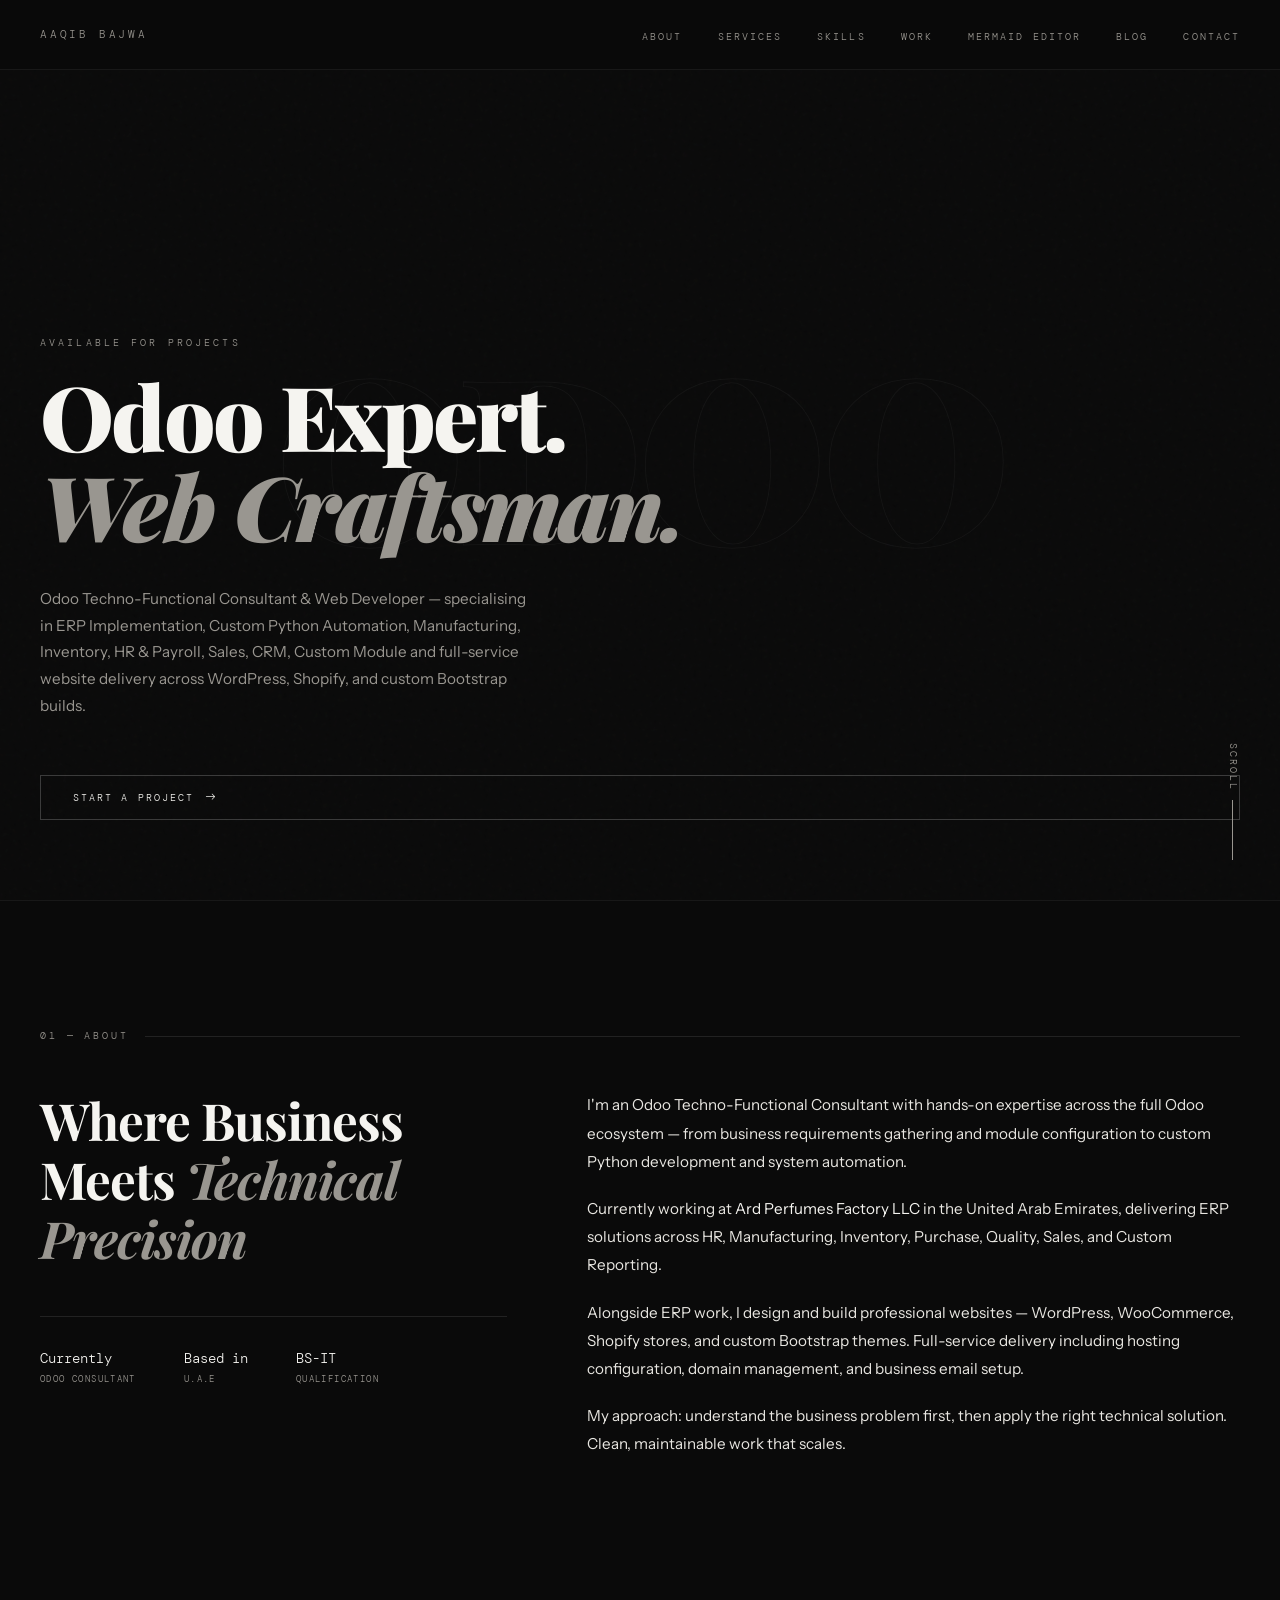
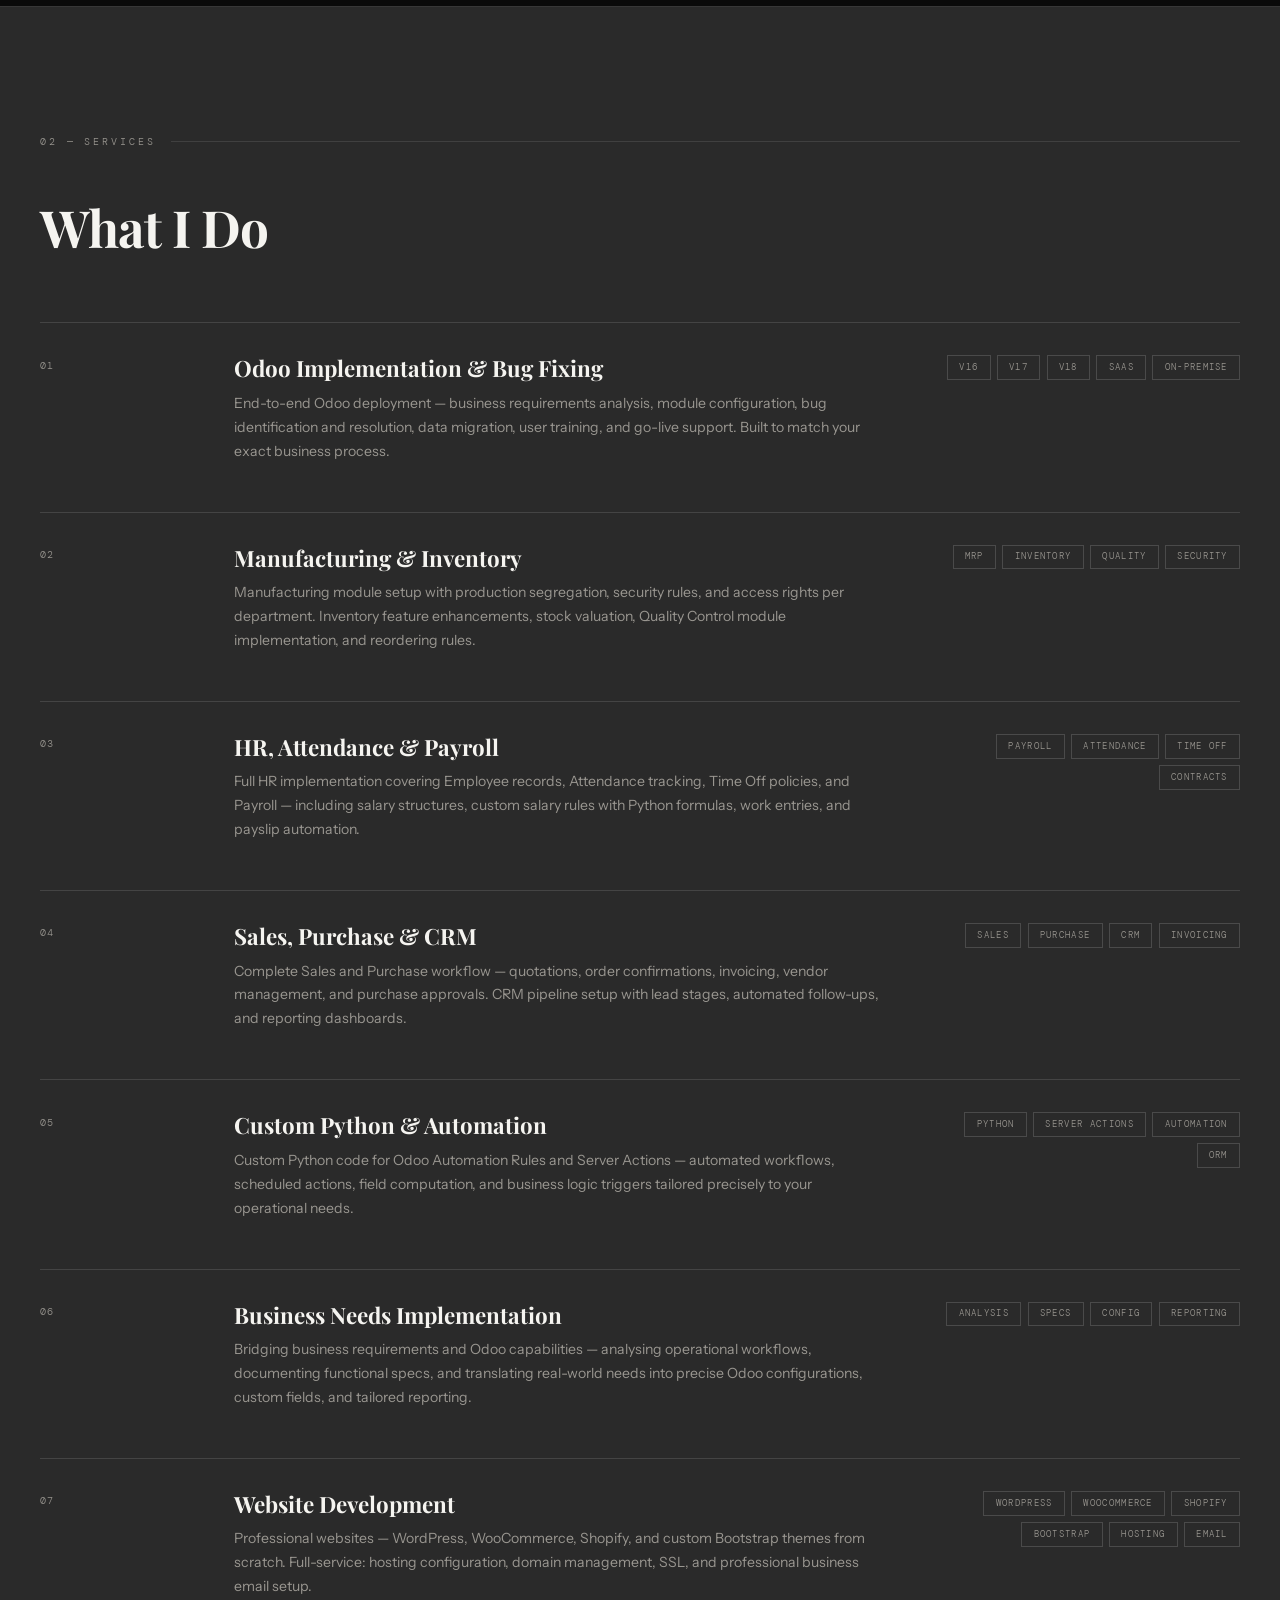
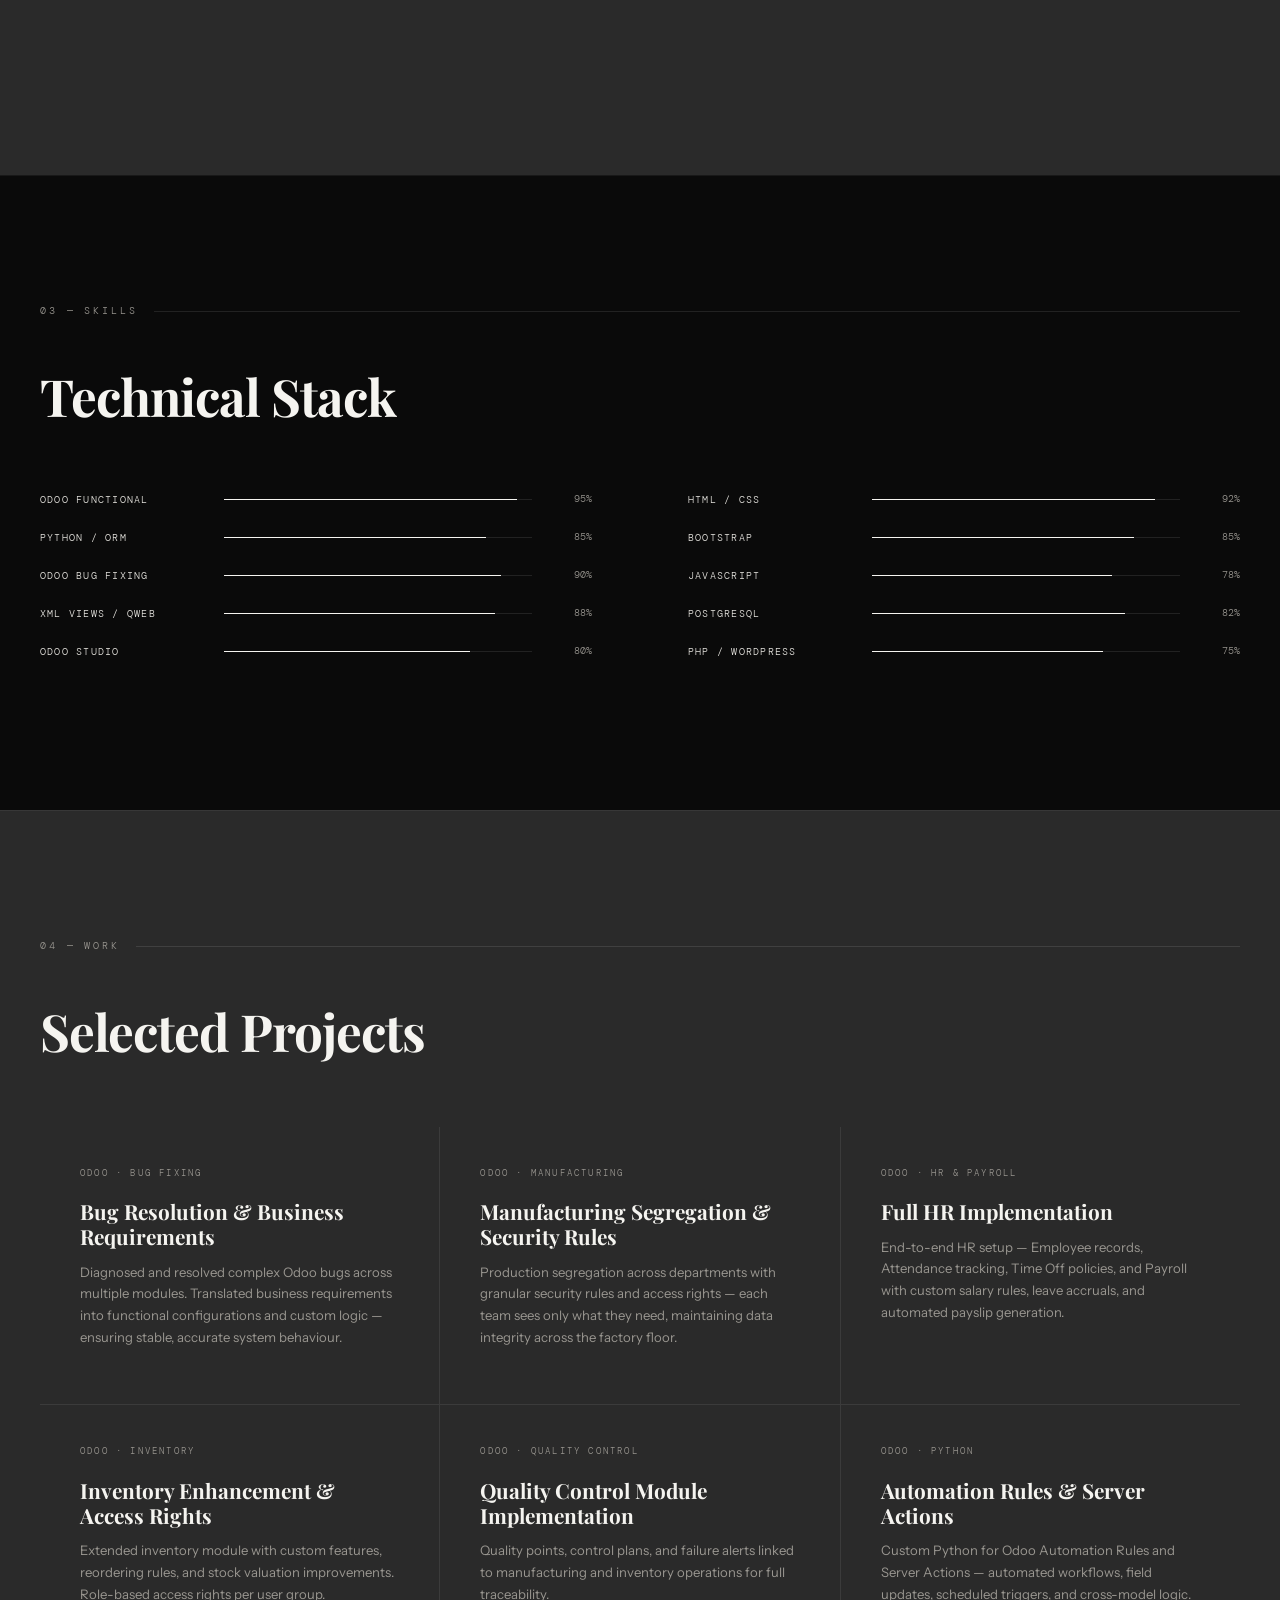
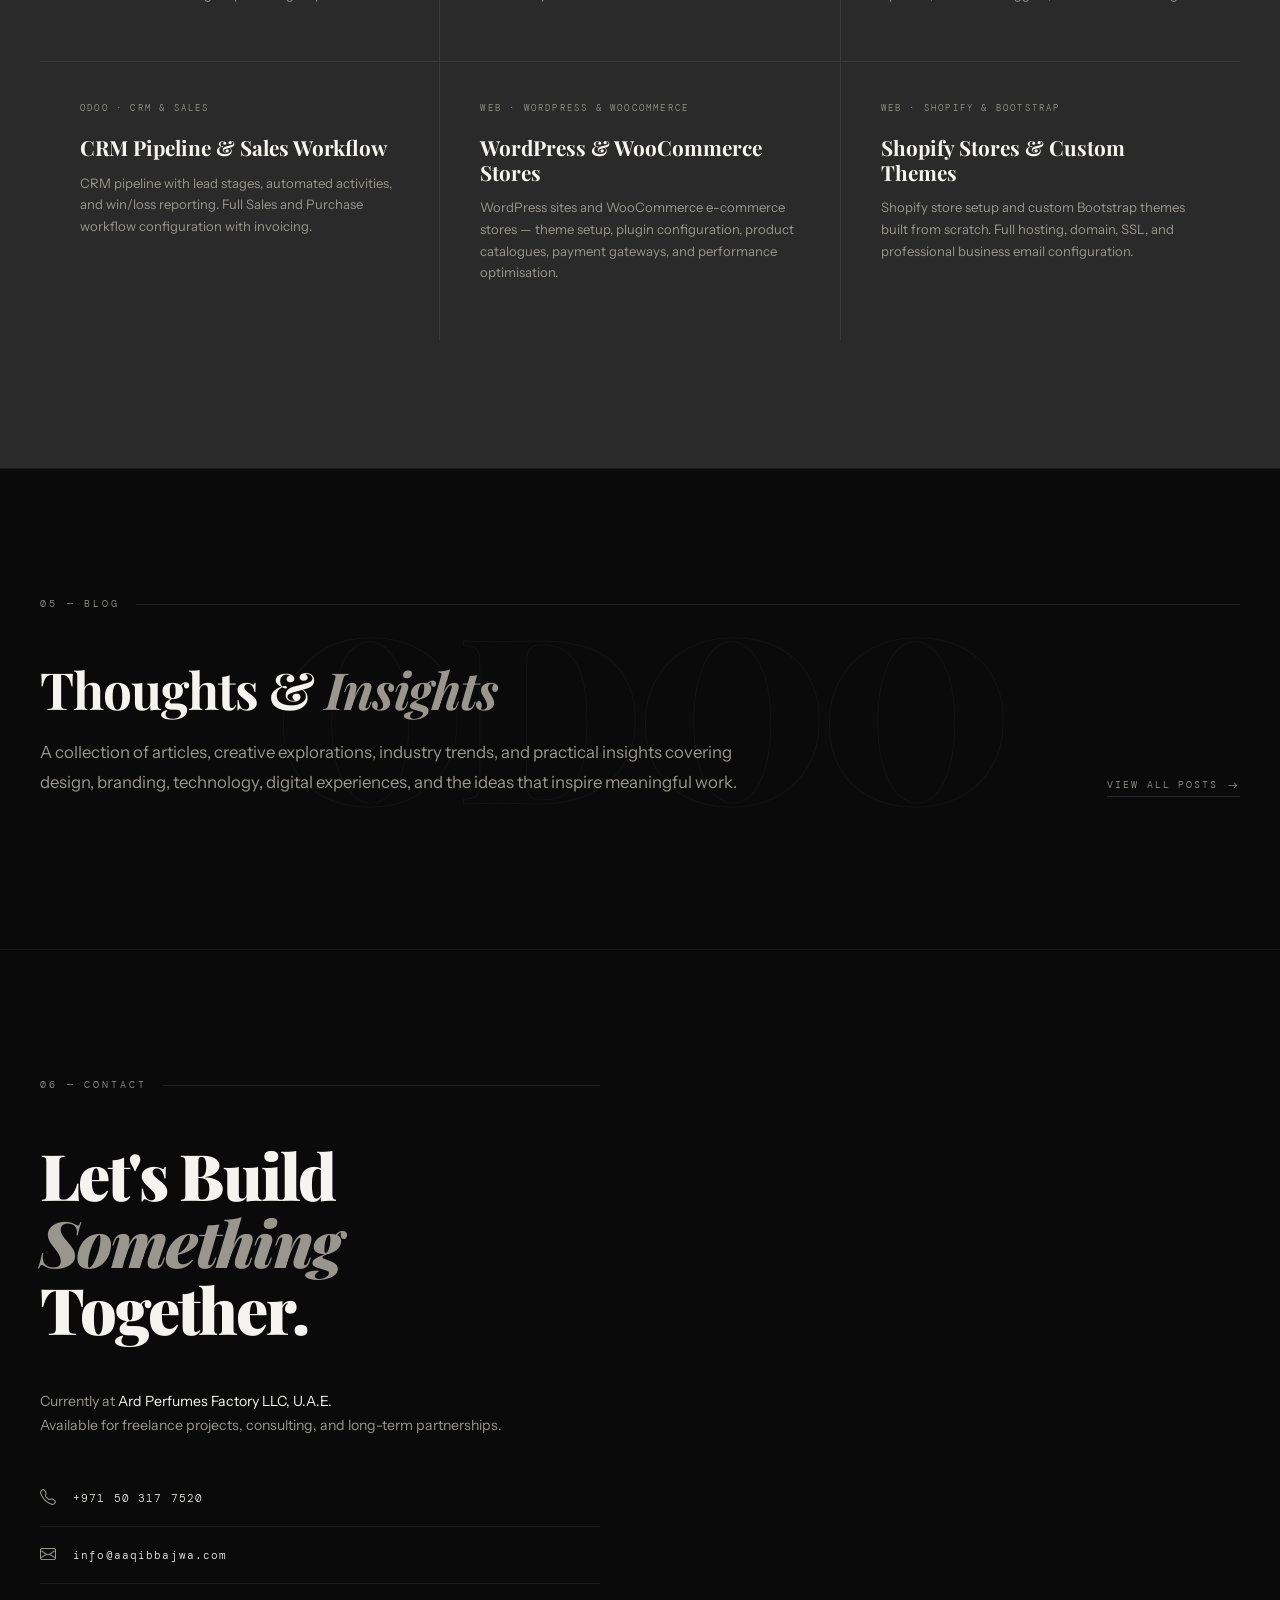
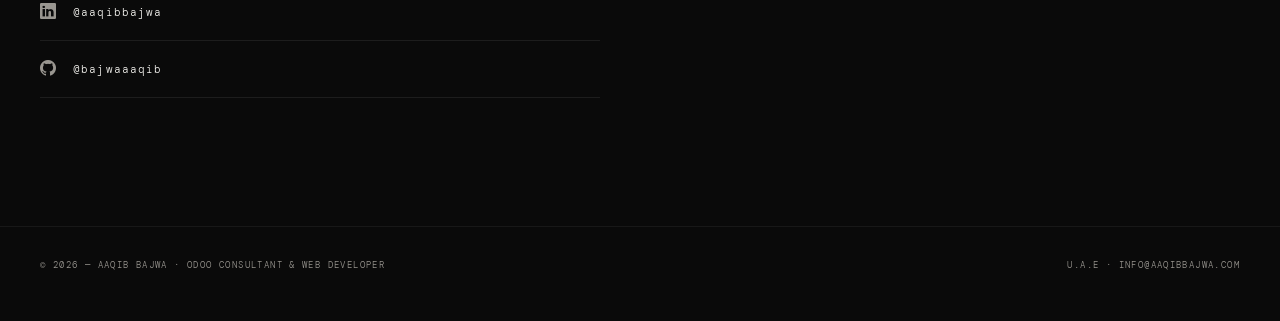
<file: index.html>
<!DOCTYPE html>
<html lang="en">
<head>
  <meta charset="UTF-8" />
  <meta name="viewport" content="width=device-width, initial-scale=1.0"/>
  <title>Aaqib Bajwa — Odoo Consultant & Web Developer</title>
  <link href="https://cdn.jsdelivr.net/npm/bootstrap@5.3.2/dist/css/bootstrap.min.css" rel="stylesheet"/>
  <link href="https://fonts.googleapis.com/css2?family=Playfair+Display:ital,wght@0,400;0,700;0,900;1,400&family=DM+Mono:wght@300;400;500&family=Instrument+Sans:wght@300;400;500&display=swap" rel="stylesheet"/>
  <link href="https://cdn.jsdelivr.net/npm/bootstrap-icons@1.11.3/font/bootstrap-icons.min.css" rel="stylesheet"/>
  <style>
    :root {
      --black: #0a0a0a;
      --white: #f5f4f0;
      --gray-soft: #e8e6e1;
      --gray-mid: #999690;
      --gray-dark: #2a2a2a;
    }
    * { margin: 0; padding: 0; box-sizing: border-box; }
    html { scroll-behavior: smooth; }
    body {
      background-color: var(--black);
      color: var(--white);
      font-family: 'Instrument Sans', sans-serif;
      font-weight: 300;
      overflow-x: hidden;
    }
    body::before {
      content: '';
      position: fixed;
      inset: 0;
      background-image: url("data:image/svg+xml,%3Csvg viewBox='0 0 200 200' xmlns='http://www.w3.org/2000/svg'%3E%3Cfilter id='n'%3E%3CfeTurbulence type='fractalNoise' baseFrequency='0.9' numOctaves='4' stitchTiles='stitch'/%3E%3C/filter%3E%3Crect width='100%25' height='100%25' filter='url(%23n)' opacity='0.04'/%3E%3C/svg%3E");
      pointer-events: none;
      z-index: 0;
      opacity: 0.5;
    }

    /* NAV */
    nav {
      position: fixed; top: 0; left: 0; right: 0;
      z-index: 100;
      padding: 1.4rem 2.5rem;
      display: flex; justify-content: space-between; align-items: center;
      border-bottom: 1px solid rgba(255,255,255,0.06);
      background: rgba(10,10,10,0.88);
      backdrop-filter: blur(12px);
    }
    .nav-logo {
      font-family: 'DM Mono', monospace;
      font-size: 0.7rem; letter-spacing: 0.25em; text-transform: uppercase;
      color: var(--gray-mid); text-decoration: none;
    }
    .nav-links a {
      font-family: 'DM Mono', monospace;
      font-size: 0.65rem; letter-spacing: 0.2em; text-transform: uppercase;
      color: var(--gray-mid); text-decoration: none;
      margin-left: 2rem; transition: color 0.2s;
    }
    .nav-links a:hover { color: var(--white); }

    /* HERO */
    #hero {
      min-height: 100vh;
      display: flex; flex-direction: column; justify-content: flex-end;
      padding: 0 2.5rem 5rem;
      position: relative; overflow: hidden;
    }
    .hero-bg-text {
      position: absolute; top: 50%; left: 50%;
      transform: translate(-50%, -50%);
      font-family: 'Playfair Display', serif;
      font-size: clamp(8rem, 18vw, 22rem); font-weight: 900;
      color: transparent;
      -webkit-text-stroke: 1px rgba(255,255,255,0.04);
      white-space: nowrap; pointer-events: none; user-select: none;
      letter-spacing: -0.03em;
    }
    .hero-tag {
      font-family: 'DM Mono', monospace;
      font-size: 0.65rem; letter-spacing: 0.3em; text-transform: uppercase;
      color: var(--gray-mid); margin-bottom: 1.2rem;
      animation: fadeUp 0.8s ease both; animation-delay: 0.2s;
    }
    .hero-title {
      font-family: 'Playfair Display', serif;
      font-size: clamp(3rem, 7vw, 7rem); font-weight: 900;
      line-height: 1.0; letter-spacing: -0.03em; color: var(--white);
      animation: fadeUp 0.9s ease both; animation-delay: 0.35s;
    }
    .hero-title em { font-style: italic; color: var(--gray-mid); }
    .hero-sub {
      max-width: 500px; font-size: 0.95rem; font-weight: 300;
      line-height: 1.75; color: var(--gray-mid); margin-top: 1.8rem;
      animation: fadeUp 1s ease both; animation-delay: 0.5s;
    }
    .hero-cta {
      display: inline-flex; align-items: center; gap: 0.7rem;
      margin-top: 2.5rem; padding: 0.85rem 2rem;
      border: 1px solid rgba(255,255,255,0.2); color: var(--white);
      font-family: 'DM Mono', monospace;
      font-size: 0.65rem; letter-spacing: 0.2em; text-transform: uppercase;
      text-decoration: none; transition: background 0.25s, border-color 0.25s;
      animation: fadeUp 1.1s ease both; animation-delay: 0.65s;
    }
    .hero-cta:hover { background: var(--white); color: var(--black); border-color: var(--white); }
    .hero-scroll {
      position: absolute; bottom: 2.5rem; right: 2.5rem;
      font-family: 'DM Mono', monospace;
      font-size: 0.6rem; letter-spacing: 0.2em; text-transform: uppercase;
      color: var(--gray-mid); writing-mode: vertical-rl;
      display: flex; align-items: center; gap: 0.6rem;
    }
    .hero-scroll::after {
      content: ''; display: block; width: 1px; height: 60px;
      background: var(--gray-mid);
    }

    /* SECTIONS */
    section { position: relative; z-index: 1; }
    .section-label {
      font-family: 'DM Mono', monospace;
      font-size: 0.6rem; letter-spacing: 0.3em; text-transform: uppercase;
      color: var(--gray-mid); margin-bottom: 3rem;
      display: flex; align-items: center; gap: 1rem;
    }
    .section-label::after {
      content: ''; flex: 1; height: 1px;
      background: rgba(255,255,255,0.1);
    }

    /* ABOUT */
    #about { padding: 8rem 2.5rem; border-top: 1px solid rgba(255,255,255,0.06); }
    .about-grid {
      display: grid; grid-template-columns: 1fr 1.4fr;
      gap: 5rem; align-items: start;
    }
    .about-headline {
      font-family: 'Playfair Display', serif;
      font-size: clamp(2rem, 4vw, 3.5rem); font-weight: 700;
      line-height: 1.15; letter-spacing: -0.02em;
    }
    .about-headline em { font-style: italic; color: var(--gray-mid); }
    .about-body p {
      font-size: 0.95rem; line-height: 1.85;
      color: var(--gray-soft); margin-bottom: 1.2rem;
    }
    .stat-row {
      display: flex; gap: 3rem; margin-top: 3rem;
      padding-top: 2rem; border-top: 1px solid rgba(255,255,255,0.1);
    }
    .stat-item span:first-child {
      font-family: 'DM Mono', monospace;
      font-size: 0.85rem; display: block; line-height: 1.4;
      color: var(--white);
    }
    .stat-item span:last-child {
      font-family: 'DM Mono', monospace;
      font-size: 0.58rem; letter-spacing: 0.15em; text-transform: uppercase;
      color: var(--gray-mid); margin-top: 0.3rem; display: block;
    }

    /* SERVICES */
    #services {
      padding: 8rem 2.5rem; background: var(--gray-dark);
      border-top: 1px solid rgba(255,255,255,0.06);
    }
    .section-heading {
      font-family: 'Playfair Display', serif;
      font-size: clamp(2rem, 4vw, 3.2rem); font-weight: 700;
      margin-bottom: 4rem; letter-spacing: -0.02em;
    }
    .service-card {
      border-top: 1px solid rgba(255,255,255,0.12);
      padding: 2rem 0;
      display: grid; grid-template-columns: 0.5fr 2fr 1fr;
      gap: 2rem; align-items: start;
      transition: all 0.25s; cursor: default;
    }
    .service-card:hover {
      background: rgba(255,255,255,0.03);
      padding-left: 1rem; padding-right: 1rem;
      margin-left: -1rem; margin-right: -1rem;
    }
    .service-num {
      font-family: 'DM Mono', monospace;
      font-size: 0.65rem; color: var(--gray-mid);
      letter-spacing: 0.1em; padding-top: 0.15rem;
    }
    .service-title {
      font-family: 'Playfair Display', serif;
      font-size: 1.4rem; font-weight: 700; margin-bottom: 0.6rem;
    }
    .service-desc { font-size: 0.88rem; line-height: 1.7; color: var(--gray-mid); }
    .service-tags { display: flex; flex-wrap: wrap; gap: 0.4rem; justify-content: flex-end; }
    .tag {
      font-family: 'DM Mono', monospace;
      font-size: 0.55rem; letter-spacing: 0.15em; text-transform: uppercase;
      padding: 0.3rem 0.7rem; border: 1px solid rgba(255,255,255,0.15);
      color: var(--gray-mid);
    }

    /* SKILLS */
    #skills { padding: 8rem 2.5rem; border-top: 1px solid rgba(255,255,255,0.06); }
    .skill-bar-row {
      display: flex; align-items: center; gap: 1.5rem; margin-bottom: 1.4rem;
    }
    .skill-name {
      font-family: 'DM Mono', monospace;
      font-size: 0.65rem; letter-spacing: 0.12em; text-transform: uppercase;
      color: var(--gray-soft); min-width: 160px;
    }
    .skill-track {
      flex: 1; height: 1px; background: rgba(255,255,255,0.1); position: relative;
    }
    .skill-fill {
      position: absolute; top: 0; left: 0; height: 1px;
      background: var(--white);
      transition: width 1.5s cubic-bezier(0.19, 1, 0.22, 1); width: 0;
    }
    .skill-pct {
      font-family: 'DM Mono', monospace;
      font-size: 0.6rem; color: var(--gray-mid); min-width: 36px; text-align: right;
    }

    /* PORTFOLIO */
    #portfolio {
      padding: 8rem 2.5rem; background: var(--gray-dark);
      border-top: 1px solid rgba(255,255,255,0.06);
    }
    .project-grid {
      display: grid; grid-template-columns: repeat(3, 1fr);
      gap: 1px; background: rgba(255,255,255,0.08);
    }
    .project-card {
      background: var(--gray-dark); padding: 2.5rem; transition: background 0.25s;
    }
    .project-card:hover { background: #333; }
    .project-type {
      font-family: 'DM Mono', monospace;
      font-size: 0.55rem; letter-spacing: 0.25em; text-transform: uppercase;
      color: var(--gray-mid); margin-bottom: 1.2rem;
    }
    .project-name {
      font-family: 'Playfair Display', serif;
      font-size: 1.3rem; font-weight: 700; line-height: 1.2; margin-bottom: 0.8rem;
    }
    .project-desc { font-size: 0.82rem; line-height: 1.65; color: var(--gray-mid); }

    /* BLOG TEASER */
    #blog {
      padding: 8rem 2.5rem; border-top: 1px solid rgba(255,255,255,0.06);
    }
    .blog-teaser-grid {
      display: grid; grid-template-columns: repeat(3, 1fr);
      gap: 1px; background: rgba(255,255,255,0.08);
    }
    .blog-teaser-card {
      background: var(--black); padding: 2.5rem;
      text-decoration: none; display: block; transition: background 0.25s;
    }
    .blog-teaser-card:hover { background: #141414; }
    .btc-cat {
      font-family: 'DM Mono', monospace;
      font-size: 0.52rem; letter-spacing: 0.28em; text-transform: uppercase;
      color: var(--gray-mid); margin-bottom: 1.1rem; display: block;
    }
    .btc-title {
      font-family: 'Playfair Display', serif;
      font-size: 1.15rem; font-weight: 700; line-height: 1.3;
      color: var(--white); margin-bottom: 0.8rem; display: block;
    }
    .btc-excerpt {
      font-size: 0.82rem; line-height: 1.65; color: var(--gray-mid); display: block;
    }
    .btc-date {
      font-family: 'DM Mono', monospace;
      font-size: 0.52rem; letter-spacing: 0.12em; color: var(--gray-mid);
      display: block; margin-top: 1.5rem;
      border-top: 1px solid rgba(255,255,255,0.07); padding-top: 1rem;
    }
    .blog-all-link {
      display: inline-flex; align-items: center; gap: 0.6rem;
      font-family: 'DM Mono', monospace;
      font-size: 0.62rem; letter-spacing: 0.2em; text-transform: uppercase;
      color: var(--gray-mid); text-decoration: none;
      border-bottom: 1px solid rgba(255,255,255,0.12);
      padding-bottom: 0.2rem; transition: color 0.2s;
    }
    .blog-all-link:hover { color: var(--white); }

    /* CONTACT */
    #contact {
      padding: 8rem 2.5rem; border-top: 1px solid rgba(255,255,255,0.06);
      display: grid; grid-template-columns: 1fr 1fr; gap: 5rem; align-items: start;
    }
    .contact-heading {
      font-family: 'Playfair Display', serif;
      font-size: clamp(2.5rem, 5vw, 5rem); font-weight: 900;
      line-height: 1.05; letter-spacing: -0.03em;
    }
    .contact-heading em { font-style: italic; color: var(--gray-mid); }
    .contact-info p { font-size: 0.88rem; color: var(--gray-mid); line-height: 1.7; margin-bottom: 2rem; }
    .contact-link {
      display: flex; align-items: center; gap: 1rem;
      text-decoration: none; color: var(--white);
      font-family: 'DM Mono', monospace;
      font-size: 0.7rem; letter-spacing: 0.1em;
      border-bottom: 1px solid rgba(255,255,255,0.08);
      padding: 1rem 0; transition: color 0.2s;
    }
    .contact-link:hover { color: var(--gray-mid); }
    .contact-link i { color: var(--gray-mid); font-size: 1rem; }
    .contact-form .form-group { margin-bottom: 1.5rem; }
    .contact-form label {
      font-family: 'DM Mono', monospace;
      font-size: 0.6rem; letter-spacing: 0.2em; text-transform: uppercase;
      color: var(--gray-mid); display: block; margin-bottom: 0.5rem;
    }
    .contact-form input, .contact-form textarea {
      width: 100%; background: transparent;
      border: none; border-bottom: 1px solid rgba(255,255,255,0.15);
      color: var(--white); font-family: 'Instrument Sans', sans-serif;
      font-size: 0.95rem; padding: 0.6rem 0; outline: none; transition: border-color 0.2s;
    }
    .contact-form input:focus, .contact-form textarea:focus { border-bottom-color: var(--white); }
    .contact-form textarea { resize: none; height: 100px; }
    .contact-form button {
      margin-top: 1rem; padding: 0.9rem 2.5rem;
      background: var(--white); color: var(--black); border: none;
      font-family: 'DM Mono', monospace;
      font-size: 0.65rem; letter-spacing: 0.2em; text-transform: uppercase;
      cursor: pointer; transition: background 0.25s;
    }
    .contact-form button:hover { background: var(--gray-mid); }

    /* FOOTER */
    footer {
      padding: 2rem 2.5rem; border-top: 1px solid rgba(255,255,255,0.06);
      display: flex; justify-content: space-between; align-items: center;
      position: relative; z-index: 1;
    }
    footer p {
      font-family: 'DM Mono', monospace;
      font-size: 0.58rem; letter-spacing: 0.15em; text-transform: uppercase;
      color: var(--gray-mid);
    }

    /* ANIMATIONS */
    @keyframes fadeUp {
      from { opacity: 0; transform: translateY(24px); }
      to   { opacity: 1; transform: translateY(0); }
    }
    .reveal {
      opacity: 0; transform: translateY(30px);
      transition: opacity 0.7s ease, transform 0.7s ease;
    }
    .reveal.visible { opacity: 1; transform: none; }

    /* RESPONSIVE */
    @media (max-width: 768px) {
      nav { padding: 1.2rem 1.5rem; }
     
      #hero { padding: 0 1.5rem 4rem; }
      .hero-bg-text { font-size: 5rem; }
      .about-grid, #contact { grid-template-columns: 1fr; gap: 3rem; }
      .service-card { grid-template-columns: auto 1fr; }
      .service-tags { display: none; }
      .project-grid, .blog-teaser-grid { grid-template-columns: 1fr; }
      #about, #services, #skills, #portfolio, #blog { padding: 5rem 1.5rem; }
      footer { flex-direction: column; gap: 0.5rem; padding: 1.5rem; }
    }

    .menu-toggle {
  display: none;
  background: none;
  border: none;
  color: var(--white);
  font-size: 1.8rem;
  cursor: pointer;
}

@media (max-width: 768px) {

  .menu-toggle {
    display: block;
  }

  .nav-links {
    position: absolute;
    top: 100%;
    left: 0;
    right: 0;
    display: none;
    flex-direction: column;
    background: rgba(10,10,10,0.98);
    backdrop-filter: blur(12px);
    border-bottom: 1px solid rgba(255,255,255,0.08);
    padding: 1rem 0;
  }

  .nav-links.active {
    display: flex;
  }

  .nav-links a {
    margin: 0;
    padding: 1rem 1.5rem;
    display: block;
  }

  .nav-links a:hover {
    background: rgba(255,255,255,0.04);
  }
}
  </style>
</head>
<body>

<nav>
  <a href="index.html" class="nav-logo">Aaqib Bajwa</a>

  <!-- Mobile Menu Button -->
  <button class="menu-toggle" id="menuToggle">
    <i class="bi bi-list"></i>
  </button>

  <!-- Navigation Links -->
  <div class="nav-links" id="navLinks">
    <a href="#about">About</a>
    <a href="#services">Services</a>
    <a href="#skills">Skills</a>
    <a href="#portfolio">Work</a>
    <a href="https://www.aaqibbajwa.com/mermaid/">Mermaid Editor</a>
    <a href="#blog">Blog</a>
    <a href="#contact">Contact</a>
  </div>
</nav>

  

<!-- HERO -->
<section id="hero">
  <div class="hero-bg-text">ODOO</div>
  <p class="hero-tag">Available for Projects</p>
  <h1 class="hero-title">
    Odoo Expert.<br>
    <em>Web Craftsman.</em>
  </h1>
  <p class="hero-sub">
    Odoo Techno-Functional Consultant & Web Developer — specialising in ERP Implementation, Custom Python Automation, Manufacturing, Inventory, HR & Payroll, Sales, CRM, Custom Module and full-service website delivery across WordPress, Shopify, and custom Bootstrap builds.
  </p>
  <a href="#contact" class="hero-cta">Start a Project <i class="bi bi-arrow-right"></i></a>
  <span class="hero-scroll">Scroll</span>
</section>

<!-- ABOUT -->
<section id="about">
  <div class="section-label">01 — About</div>
  <div class="about-grid">
    <div>
      <h2 class="about-headline">Where Business Meets <em>Technical Precision</em></h2>
      <div class="stat-row">
        <div class="stat-item">
          <span>Currently</span>
          <span>Odoo Consultant</span>
        </div>
        <div class="stat-item">
          <span>Based in</span>
          <span>U.A.E</span>
        </div>
        <div class="stat-item">
          <span>BS-IT</span>
          <span>Qualification</span>
        </div>
      </div>
    </div>
    <div class="about-body">
      <p>I'm an Odoo Techno-Functional Consultant with hands-on expertise across the full Odoo ecosystem — from business requirements gathering and module configuration to custom Python development and system automation.</p>
      <p>Currently working at <strong style="color:var(--white);">Ard Perfumes Factory LLC</strong> in the United Arab Emirates, delivering ERP solutions across HR, Manufacturing, Inventory, Purchase, Quality, Sales, and Custom Reporting.</p>
      <p>Alongside ERP work, I design and build professional websites — WordPress, WooCommerce, Shopify stores, and custom Bootstrap themes. Full-service delivery including hosting configuration, domain management, and business email setup.</p>
      <p>My approach: understand the business problem first, then apply the right technical solution. Clean, maintainable work that scales.</p>
    </div>
  </div>
</section>

<!-- SERVICES -->
<section id="services">
  <div class="section-label">02 — Services</div>
  <h2 class="section-heading reveal">What I Do</h2>

  <div class="service-card reveal">
    <span class="service-num">01</span>
    <div>
      <h3 class="service-title">Odoo Implementation & Bug Fixing</h3>
      <p class="service-desc">End-to-end Odoo deployment — business requirements analysis, module configuration, bug identification and resolution, data migration, user training, and go-live support. Built to match your exact business process.</p>
    </div>
    <div class="service-tags">
      <span class="tag">v16</span><span class="tag">v17</span><span class="tag">v18</span>
      <span class="tag">SaaS</span><span class="tag">On-premise</span>
    </div>
  </div>

  <div class="service-card reveal">
    <span class="service-num">02</span>
    <div>
      <h3 class="service-title">Manufacturing & Inventory</h3>
      <p class="service-desc">Manufacturing module setup with production segregation, security rules, and access rights per department. Inventory feature enhancements, stock valuation, Quality Control module implementation, and reordering rules.</p>
    </div>
    <div class="service-tags">
      <span class="tag">MRP</span><span class="tag">Inventory</span>
      <span class="tag">Quality</span><span class="tag">Security</span>
    </div>
  </div>

  <div class="service-card reveal">
    <span class="service-num">03</span>
    <div>
      <h3 class="service-title">HR, Attendance & Payroll</h3>
      <p class="service-desc">Full HR implementation covering Employee records, Attendance tracking, Time Off policies, and Payroll — including salary structures, custom salary rules with Python formulas, work entries, and payslip automation.</p>
    </div>
    <div class="service-tags">
      <span class="tag">Payroll</span><span class="tag">Attendance</span>
      <span class="tag">Time Off</span><span class="tag">Contracts</span>
    </div>
  </div>

  <div class="service-card reveal">
    <span class="service-num">04</span>
    <div>
      <h3 class="service-title">Sales, Purchase & CRM</h3>
      <p class="service-desc">Complete Sales and Purchase workflow — quotations, order confirmations, invoicing, vendor management, and purchase approvals. CRM pipeline setup with lead stages, automated follow-ups, and reporting dashboards.</p>
    </div>
    <div class="service-tags">
      <span class="tag">Sales</span><span class="tag">Purchase</span>
      <span class="tag">CRM</span><span class="tag">Invoicing</span>
    </div>
  </div>

  <div class="service-card reveal">
    <span class="service-num">05</span>
    <div>
      <h3 class="service-title">Custom Python & Automation</h3>
      <p class="service-desc">Custom Python code for Odoo Automation Rules and Server Actions — automated workflows, scheduled actions, field computation, and business logic triggers tailored precisely to your operational needs.</p>
    </div>
    <div class="service-tags">
      <span class="tag">Python</span><span class="tag">Server Actions</span>
      <span class="tag">Automation</span><span class="tag">ORM</span>
    </div>
  </div>

  <div class="service-card reveal">
    <span class="service-num">06</span>
    <div>
      <h3 class="service-title">Business Needs Implementation</h3>
      <p class="service-desc">Bridging business requirements and Odoo capabilities — analysing operational workflows, documenting functional specs, and translating real-world needs into precise Odoo configurations, custom fields, and tailored reporting.</p>
    </div>
    <div class="service-tags">
      <span class="tag">Analysis</span><span class="tag">Specs</span>
      <span class="tag">Config</span><span class="tag">Reporting</span>
    </div>
  </div>

  <div class="service-card reveal">
    <span class="service-num">07</span>
    <div>
      <h3 class="service-title">Website Development</h3>
      <p class="service-desc">Professional websites — WordPress, WooCommerce, Shopify, and custom Bootstrap themes from scratch. Full-service: hosting configuration, domain management, SSL, and professional business email setup.</p>
    </div>
    <div class="service-tags">
      <span class="tag">WordPress</span><span class="tag">WooCommerce</span>
      <span class="tag">Shopify</span><span class="tag">Bootstrap</span>
      <span class="tag">Hosting</span><span class="tag">Email</span>
    </div>
  </div>
</section>

<!-- SKILLS -->
<section id="skills">
  <div class="section-label">03 — Skills</div>
  <h2 class="section-heading reveal">Technical Stack</h2>
  <div class="row">
    <div class="col-md-6 pe-md-5">
      <div class="skill-bar-row reveal" data-pct="95"><span class="skill-name">Odoo Functional</span><div class="skill-track"><div class="skill-fill"></div></div><span class="skill-pct">95%</span></div>
      <div class="skill-bar-row reveal" data-pct="85"><span class="skill-name">Python / ORM</span><div class="skill-track"><div class="skill-fill"></div></div><span class="skill-pct">85%</span></div>
      <div class="skill-bar-row reveal" data-pct="90"><span class="skill-name">Odoo Bug Fixing</span><div class="skill-track"><div class="skill-fill"></div></div><span class="skill-pct">90%</span></div>
      <div class="skill-bar-row reveal" data-pct="88"><span class="skill-name">XML Views / QWeb</span><div class="skill-track"><div class="skill-fill"></div></div><span class="skill-pct">88%</span></div>
      <div class="skill-bar-row reveal" data-pct="80"><span class="skill-name">Odoo Studio</span><div class="skill-track"><div class="skill-fill"></div></div><span class="skill-pct">80%</span></div>
    </div>
    <div class="col-md-6 ps-md-5 mt-4 mt-md-0">
      <div class="skill-bar-row reveal" data-pct="92"><span class="skill-name">HTML / CSS</span><div class="skill-track"><div class="skill-fill"></div></div><span class="skill-pct">92%</span></div>
      <div class="skill-bar-row reveal" data-pct="85"><span class="skill-name">Bootstrap</span><div class="skill-track"><div class="skill-fill"></div></div><span class="skill-pct">85%</span></div>
      <div class="skill-bar-row reveal" data-pct="78"><span class="skill-name">JavaScript</span><div class="skill-track"><div class="skill-fill"></div></div><span class="skill-pct">78%</span></div>
      <div class="skill-bar-row reveal" data-pct="82"><span class="skill-name">PostgreSQL</span><div class="skill-track"><div class="skill-fill"></div></div><span class="skill-pct">82%</span></div>
      <div class="skill-bar-row reveal" data-pct="75"><span class="skill-name">PHP / WordPress</span><div class="skill-track"><div class="skill-fill"></div></div><span class="skill-pct">75%</span></div>
    </div>
  </div>
</section>

<!-- PORTFOLIO -->
<section id="portfolio">
  <div class="section-label">04 — Work</div>
  <h2 class="section-heading reveal">Selected Projects</h2>
  <div class="project-grid">
    <div class="project-card reveal">
      <p class="project-type">Odoo · Bug Fixing</p>
      <h3 class="project-name">Bug Resolution & Business Requirements</h3>
      <p class="project-desc">Diagnosed and resolved complex Odoo bugs across multiple modules. Translated business requirements into functional configurations and custom logic — ensuring stable, accurate system behaviour.</p>
    </div>
    <div class="project-card reveal">
      <p class="project-type">Odoo · Manufacturing</p>
      <h3 class="project-name">Manufacturing Segregation & Security Rules</h3>
      <p class="project-desc">Production segregation across departments with granular security rules and access rights — each team sees only what they need, maintaining data integrity across the factory floor.</p>
    </div>
    <div class="project-card reveal">
      <p class="project-type">Odoo · HR & Payroll</p>
      <h3 class="project-name">Full HR Implementation</h3>
      <p class="project-desc">End-to-end HR setup — Employee records, Attendance tracking, Time Off policies, and Payroll with custom salary rules, leave accruals, and automated payslip generation.</p>
    </div>
    <div class="project-card reveal">
      <p class="project-type">Odoo · Inventory</p>
      <h3 class="project-name">Inventory Enhancement & Access Rights</h3>
      <p class="project-desc">Extended inventory module with custom features, reordering rules, and stock valuation improvements. Role-based access rights per user group.</p>
    </div>
    <div class="project-card reveal">
      <p class="project-type">Odoo · Quality Control</p>
      <h3 class="project-name">Quality Control Module Implementation</h3>
      <p class="project-desc">Quality points, control plans, and failure alerts linked to manufacturing and inventory operations for full traceability.</p>
    </div>
    <div class="project-card reveal">
      <p class="project-type">Odoo · Python</p>
      <h3 class="project-name">Automation Rules & Server Actions</h3>
      <p class="project-desc">Custom Python for Odoo Automation Rules and Server Actions — automated workflows, field updates, scheduled triggers, and cross-model logic.</p>
    </div>
    <div class="project-card reveal">
      <p class="project-type">Odoo · CRM & Sales</p>
      <h3 class="project-name">CRM Pipeline & Sales Workflow</h3>
      <p class="project-desc">CRM pipeline with lead stages, automated activities, and win/loss reporting. Full Sales and Purchase workflow configuration with invoicing.</p>
    </div>
    <div class="project-card reveal">
      <p class="project-type">Web · WordPress & WooCommerce</p>
      <h3 class="project-name">WordPress & WooCommerce Stores</h3>
      <p class="project-desc">WordPress sites and WooCommerce e-commerce stores — theme setup, plugin configuration, product catalogues, payment gateways, and performance optimisation.</p>
    </div>
    <div class="project-card reveal">
      <p class="project-type">Web · Shopify & Bootstrap</p>
      <h3 class="project-name">Shopify Stores & Custom Themes</h3>
      <p class="project-desc">Shopify store setup and custom Bootstrap themes built from scratch. Full hosting, domain, SSL, and professional business email configuration.</p>
    </div>
  </div>
</section>

<!-- BLOG TEASER -->
<section id="blog">
    <div class="section-label">05 — Blog</div>
<div class="hero-bg-text">ODOO</div>
    <div style="display:flex;justify-content:space-between;align-items:flex-end;gap:2rem;flex-wrap:wrap;margin-bottom:1.5rem;">
        <div style="max-width:700px;">
            <h2 class="section-heading reveal" style="margin-bottom:1rem;">
                Thoughts &amp;
                <em style="font-style:italic;color:var(--gray-mid);">Insights</em>
            </h2>

            <p class="reveal" style="margin:0;color:var(--gray-mid);font-size:1.05rem;line-height:1.8;">
                A collection of articles, creative explorations, industry trends, and
                practical insights covering design, branding, technology, digital
                experiences, and the ideas that inspire meaningful work.
            </p>
        </div>

        <a href="blog.html" class="blog-all-link reveal">
            View All Posts <i class="bi bi-arrow-right"></i>
        </a>
    </div>
</section>

<!-- CONTACT -->
<section id="contact">
  <div>
    <div class="section-label">06 — Contact</div>
    <h2 class="contact-heading reveal">Let's Build<br><em>Something</em><br>Together.</h2>
    <div class="contact-info reveal" style="margin-top:3rem;">
      <p>Currently at <strong style="color:var(--white);">Ard Perfumes Factory LLC, U.A.E.</strong><br>Available for freelance projects, consulting, and long-term partnerships.</p>
      <a href="tel:+971503177520" class="contact-link"><i class="bi bi-telephone"></i> +971 50 317 7520</a>
      <a href="mailto:info@aaqibbajwa.com" class="contact-link"><i class="bi bi-envelope"></i> info@aaqibbajwa.com</a>
      <a href="https://www.linkedin.com/in/aaqibbajwa/" target="_blank" class="contact-link"><i class="bi bi-linkedin"></i>@aaqibbajwa</a>
      <a href="https://github.com/bajwaaaqib" target="_blank" class="contact-link"><i class="bi bi-github"></i> @bajwaaaqib</a>
    </div>
  </div>

</section>

<footer>
  <p>© 2026 — Aaqib Bajwa · Odoo Consultant & Web Developer</p>
  <p>U.A.E · info@aaqibbajwa.com</p>
</footer>

<script src="https://cdn.jsdelivr.net/npm/bootstrap@5.3.2/dist/js/bootstrap.bundle.min.js"></script>
<script>
  const reveals = document.querySelectorAll('.reveal');
  const observer = new IntersectionObserver((entries) => {
    entries.forEach((entry, i) => {
      if (entry.isIntersecting) {
        setTimeout(() => {
          entry.target.classList.add('visible');
          const fill = entry.target.querySelector('.skill-fill');
          const pct  = entry.target.getAttribute('data-pct');
          if (fill && pct) fill.style.width = pct + '%';
        }, i * 60);
        observer.unobserve(entry.target);
      }
    });
  }, { threshold: 0.15 });
  reveals.forEach(el => observer.observe(el));

  const sections = document.querySelectorAll('section[id]');
  const navLinks = document.querySelectorAll('.nav-links a');
  window.addEventListener('scroll', () => {
    let current = '';
    sections.forEach(sec => {
      if (window.scrollY >= sec.offsetTop - 120) current = sec.getAttribute('id');
    });
    navLinks.forEach(a => {
      a.style.color = a.getAttribute('href') === '#' + current ? '#f5f4f0' : '';
    });
  });

  const menuToggle = document.getElementById('menuToggle');
const navMenu = document.getElementById('navLinks');

menuToggle.addEventListener('click', () => {
  navMenu.classList.toggle('active');
});

// Close menu when a link is clicked
document.querySelectorAll('#navLinks a').forEach(link => {
  link.addEventListener('click', () => {
    navMenu.classList.remove('active');
  });
});
</script>
</body>
</html>
</file>
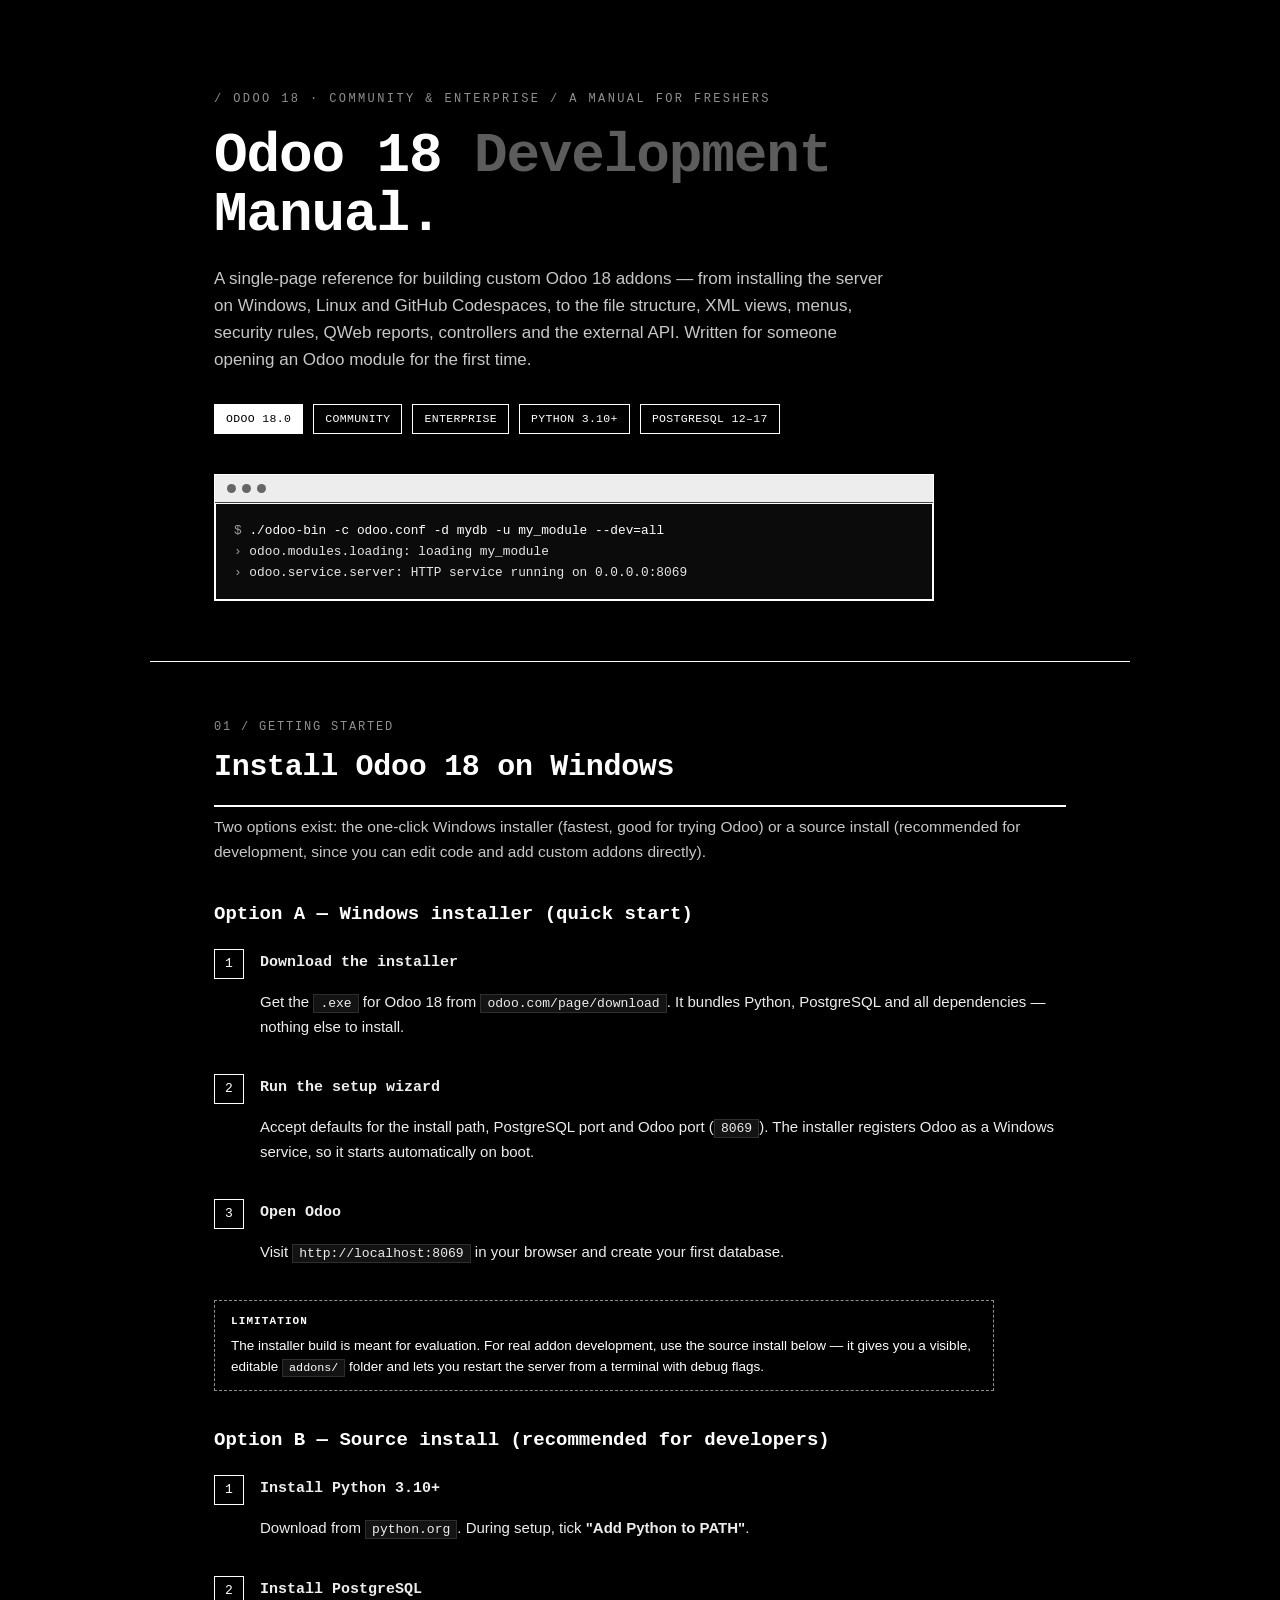
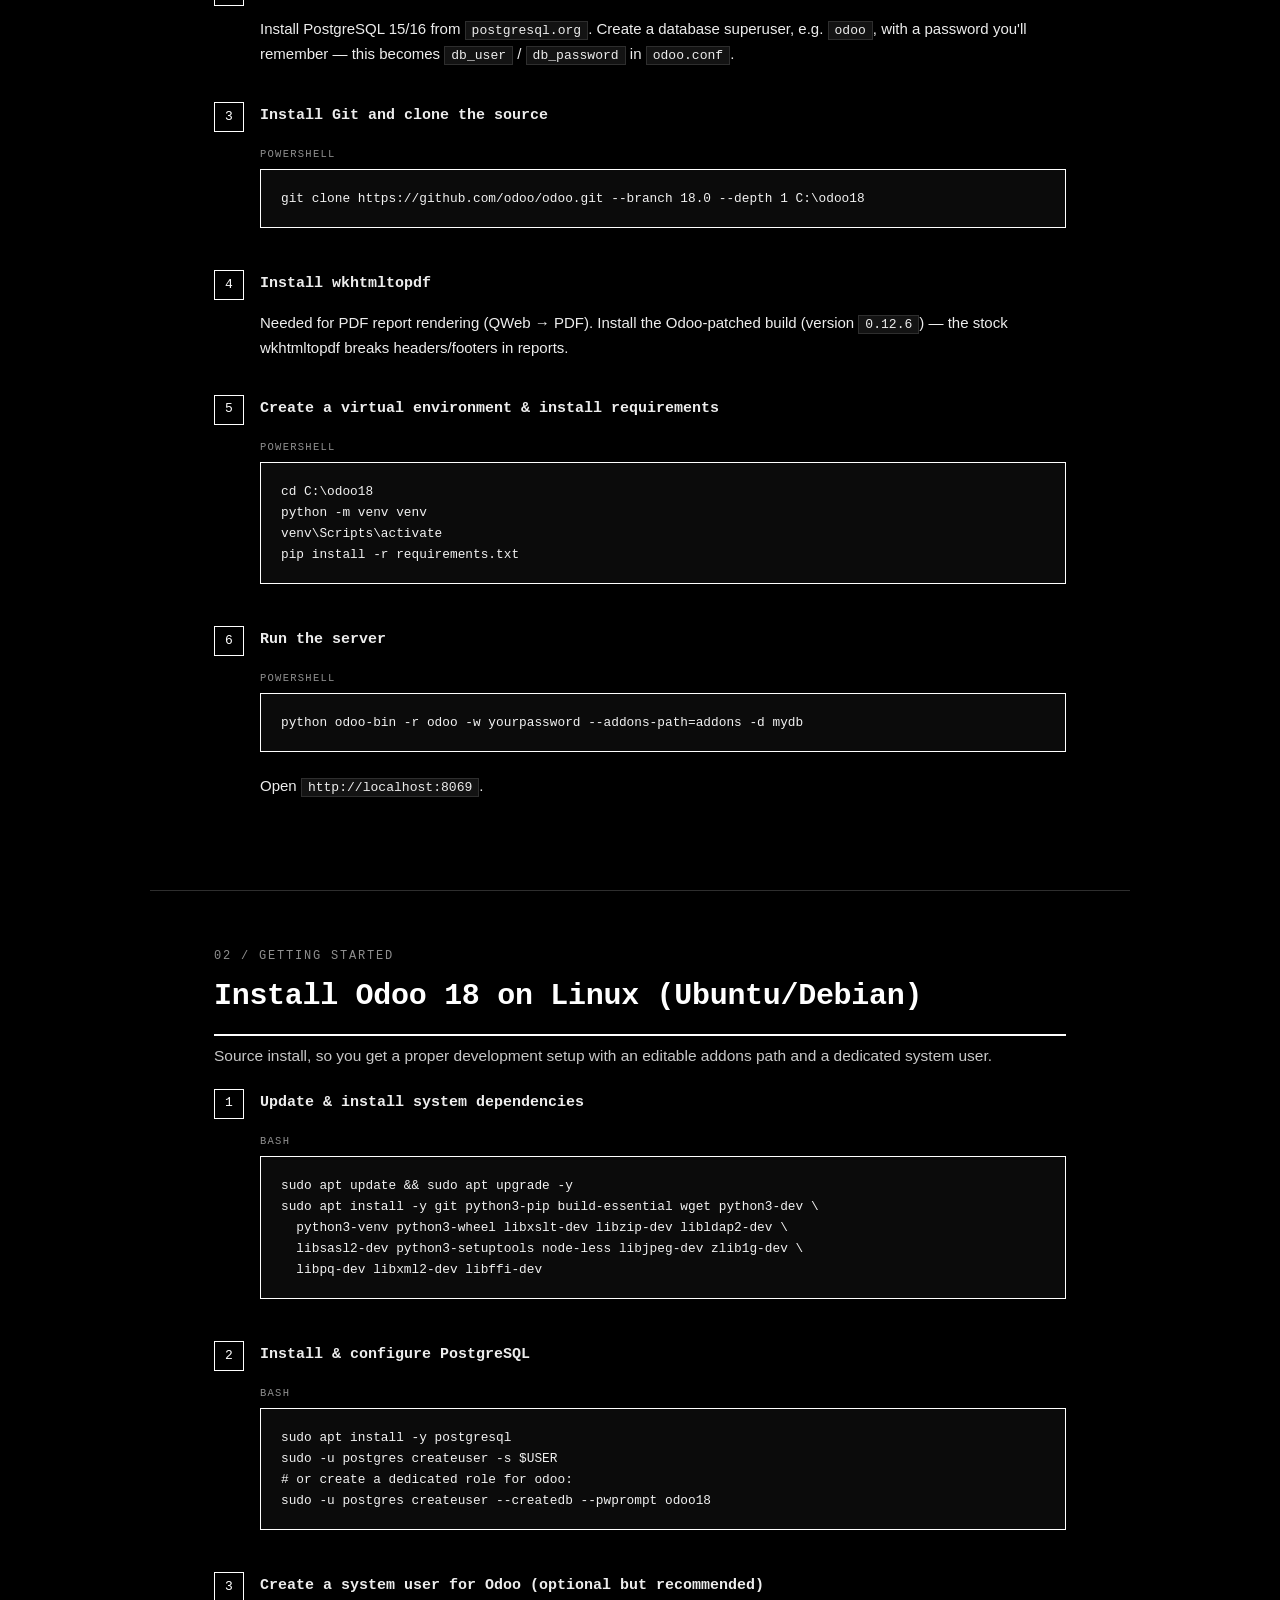
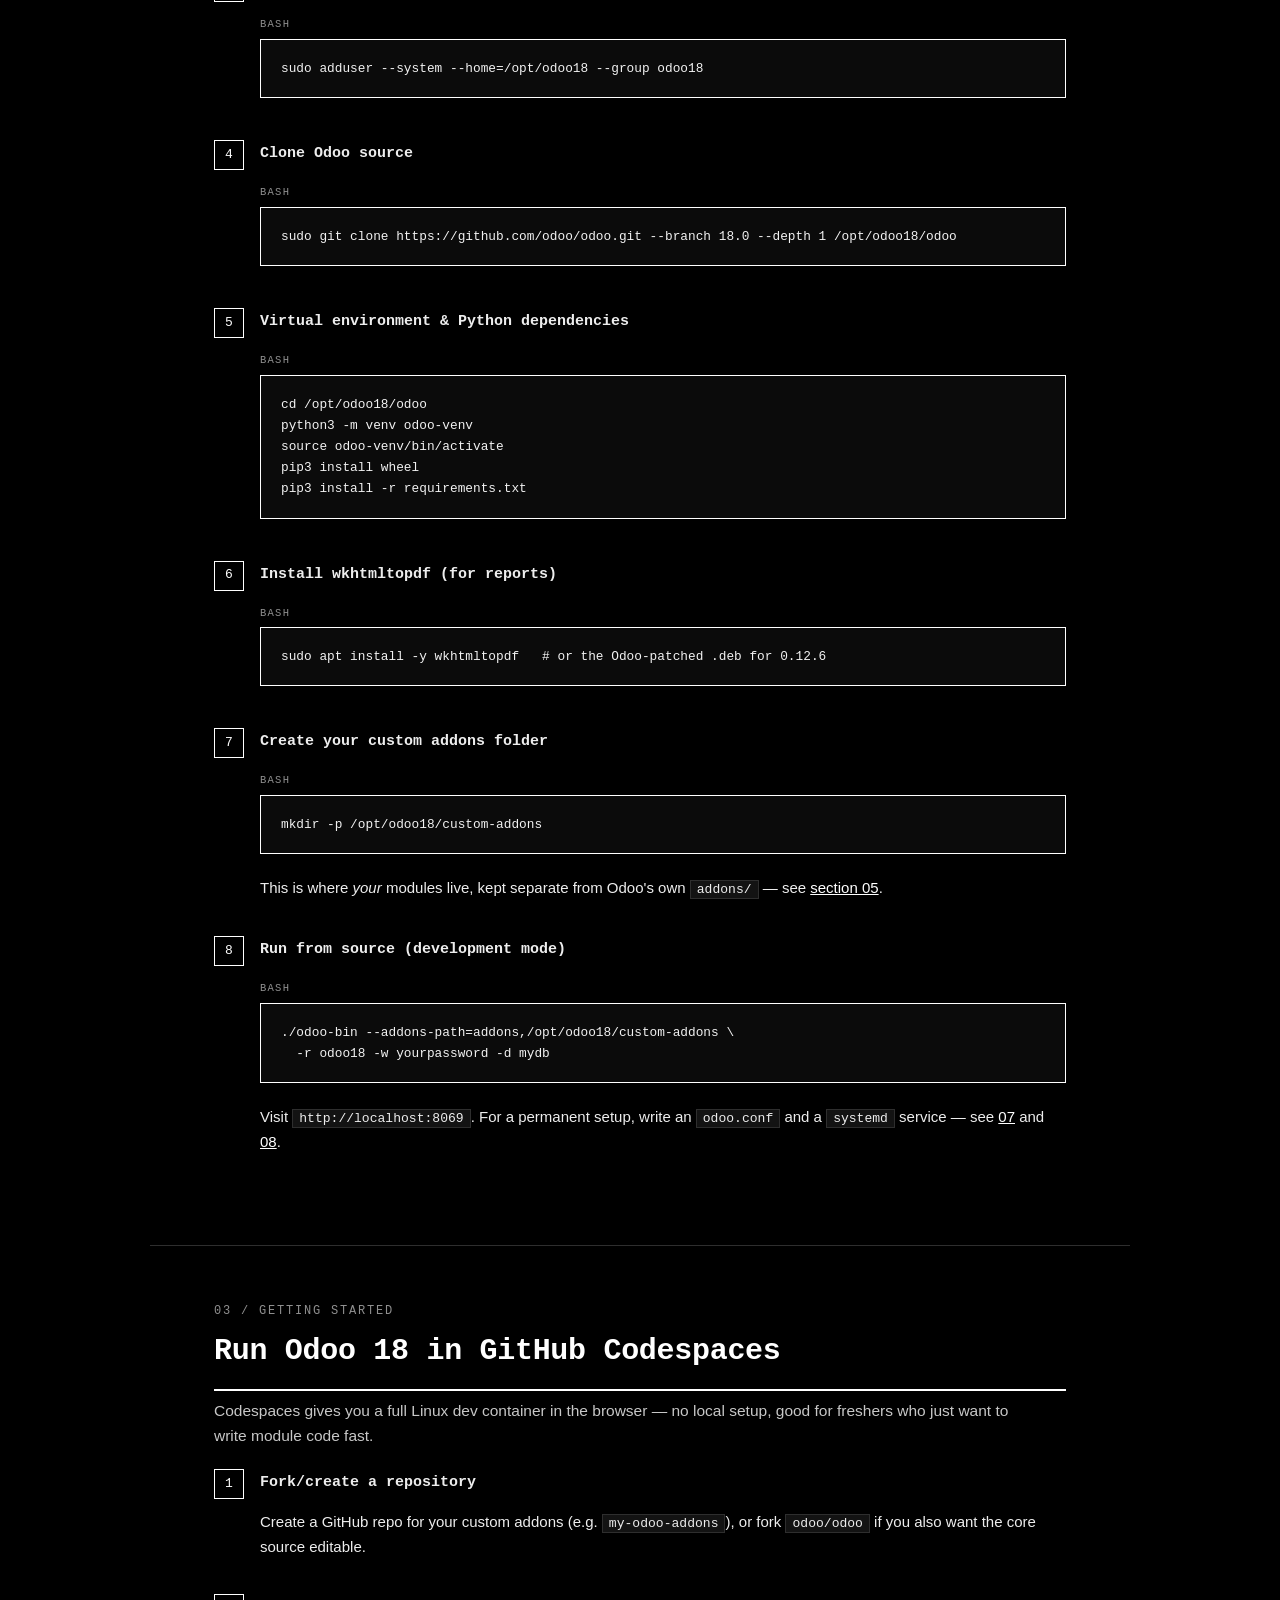
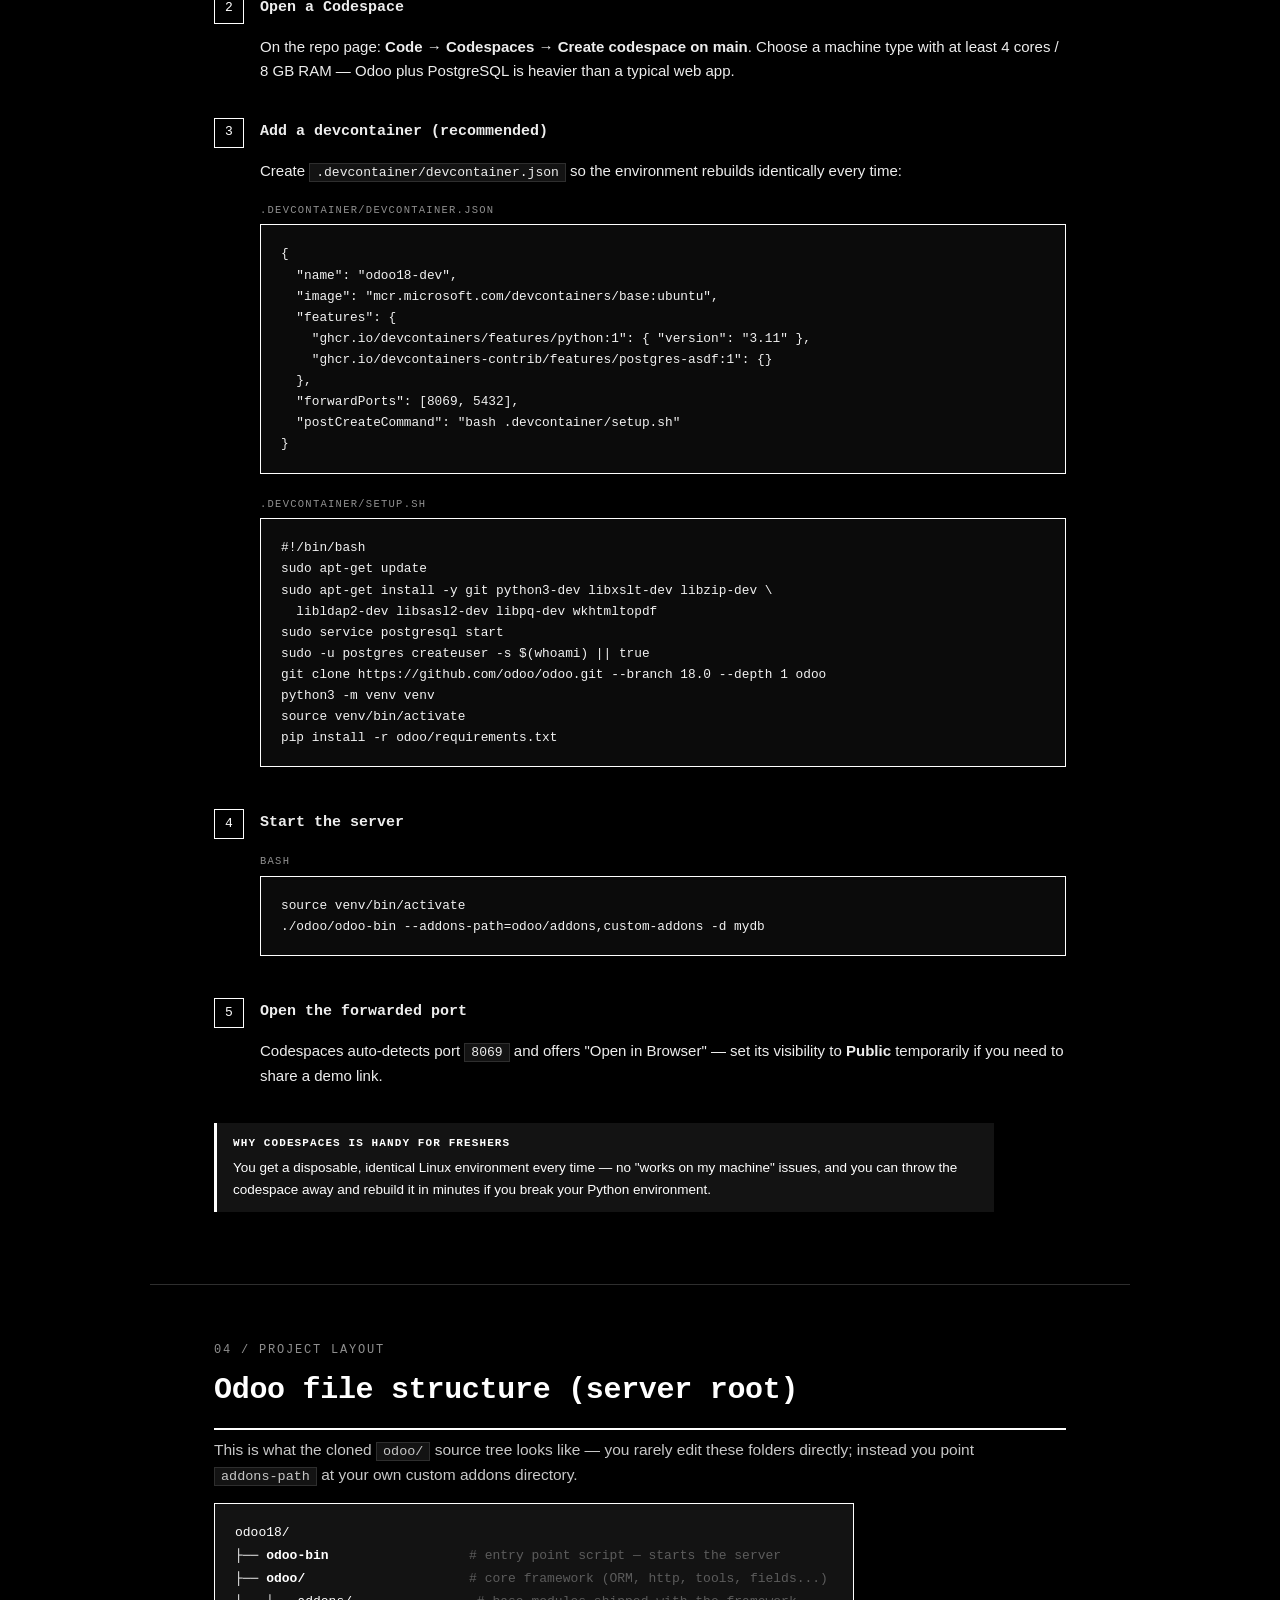
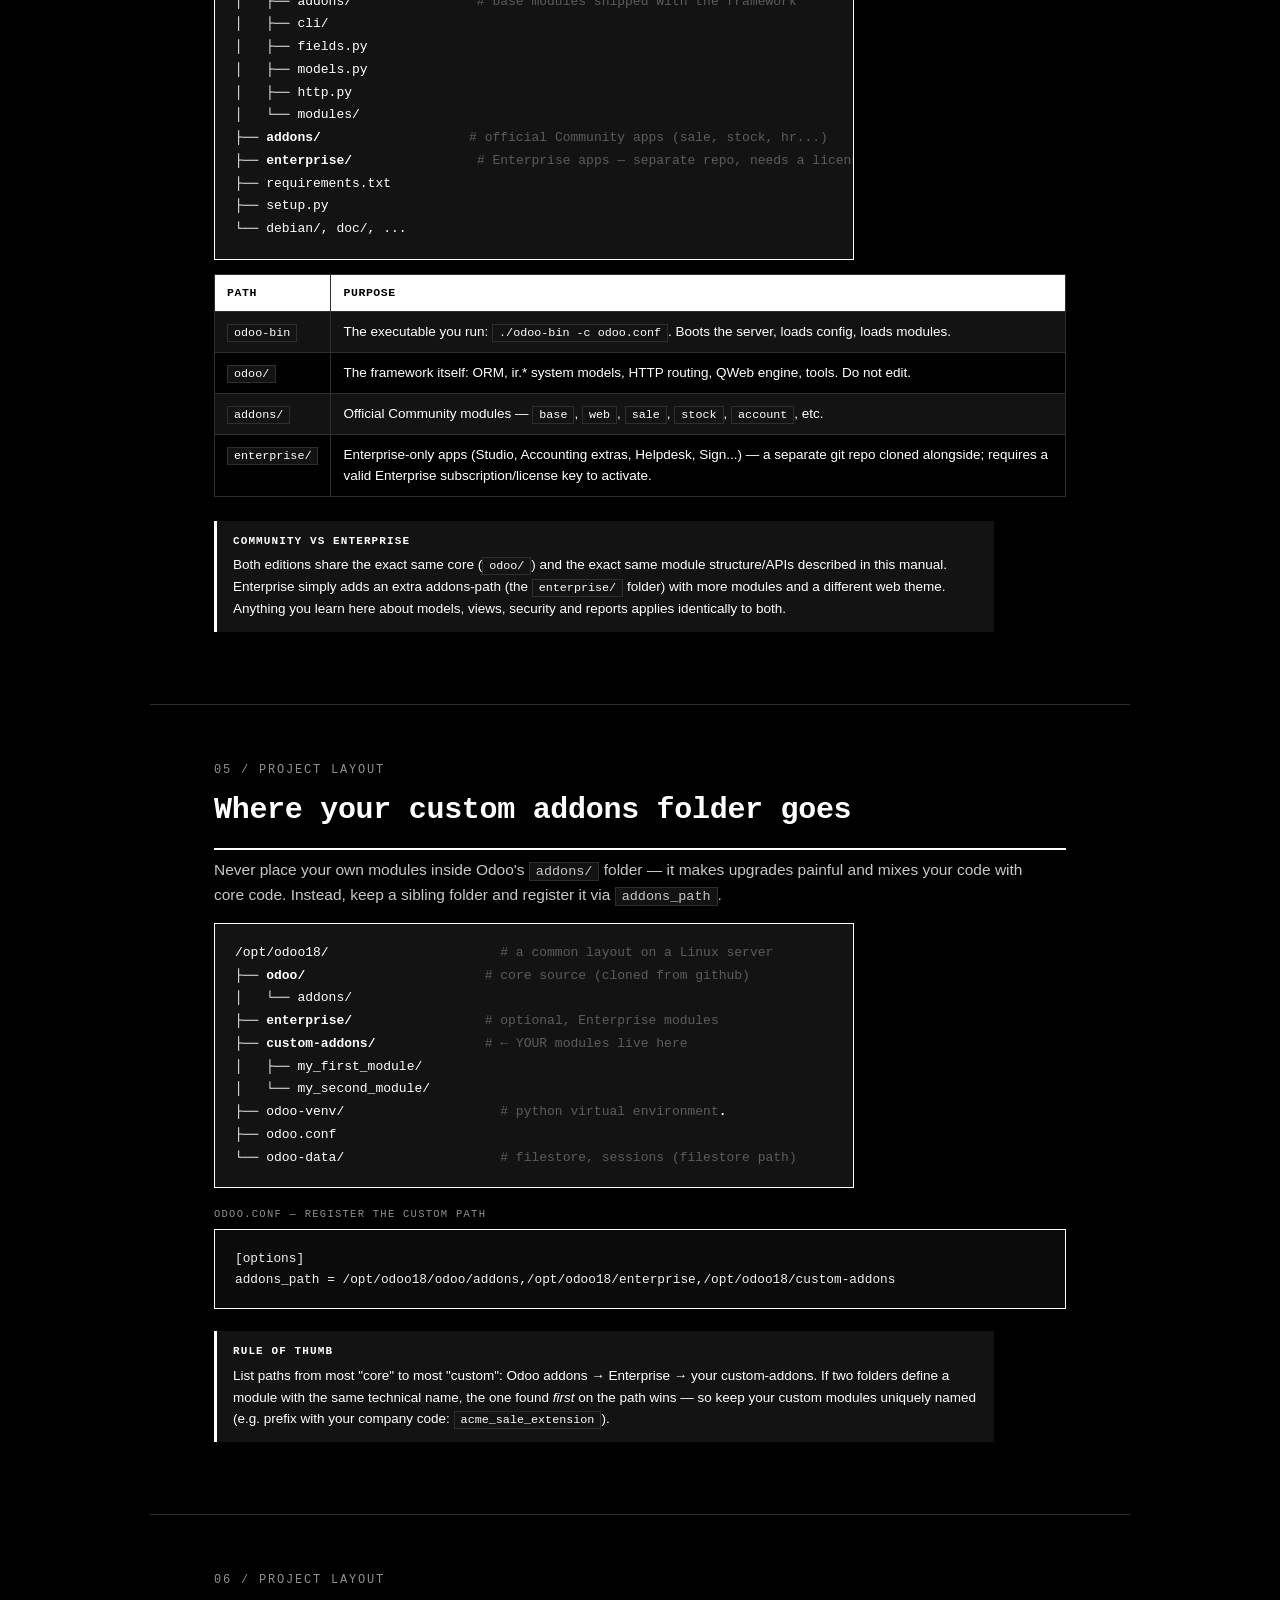
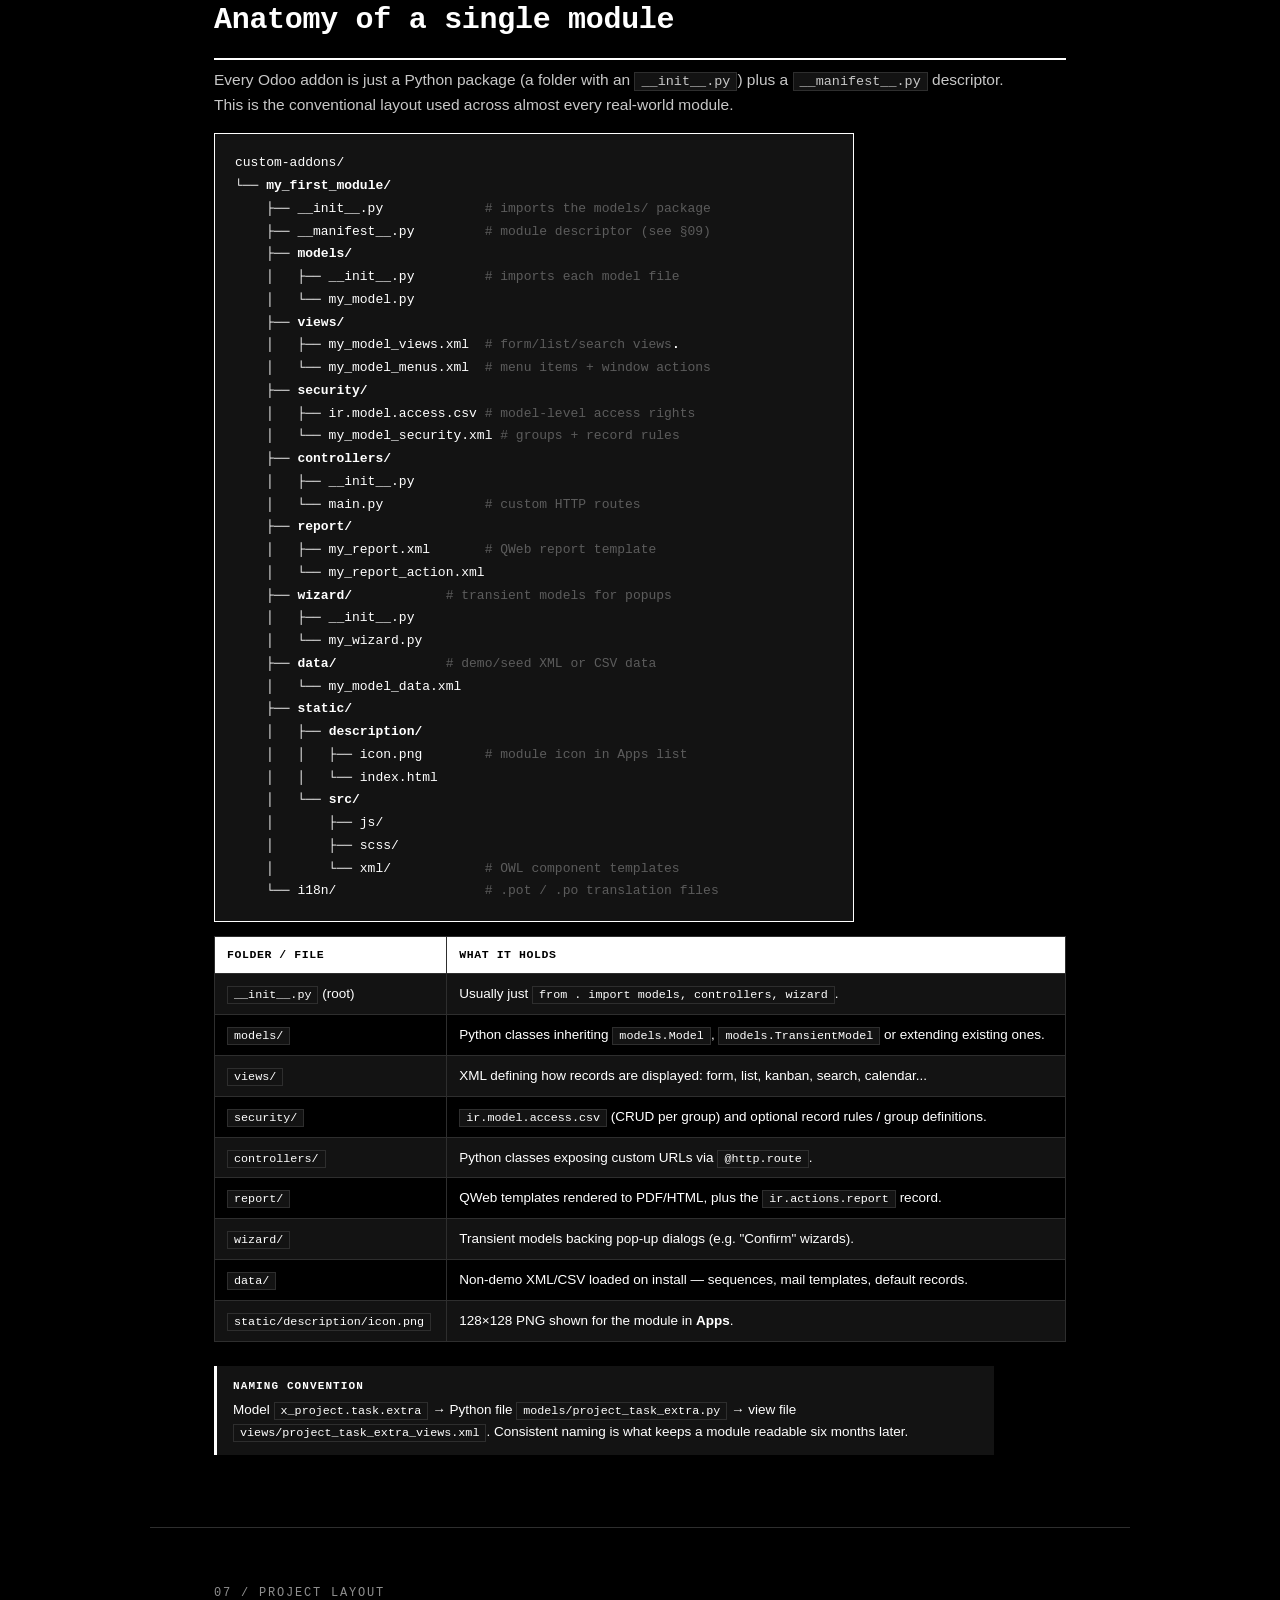
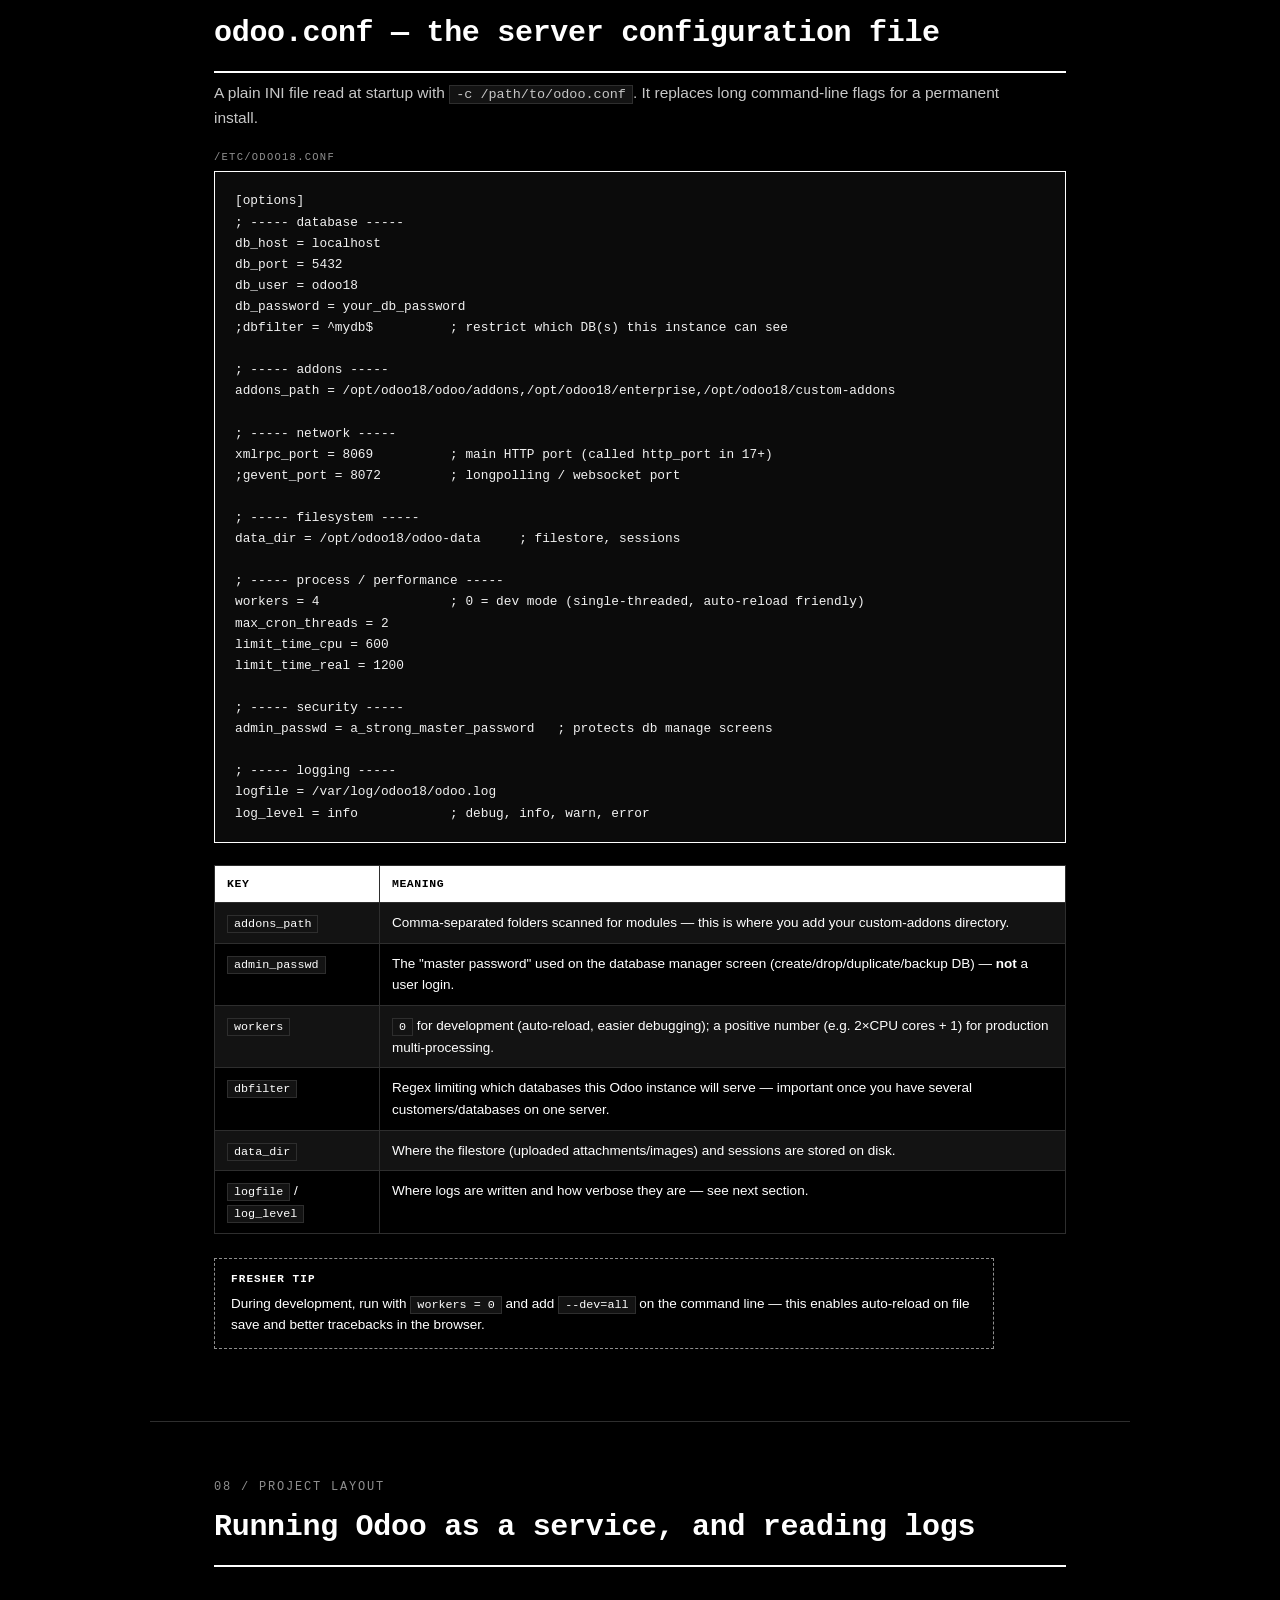
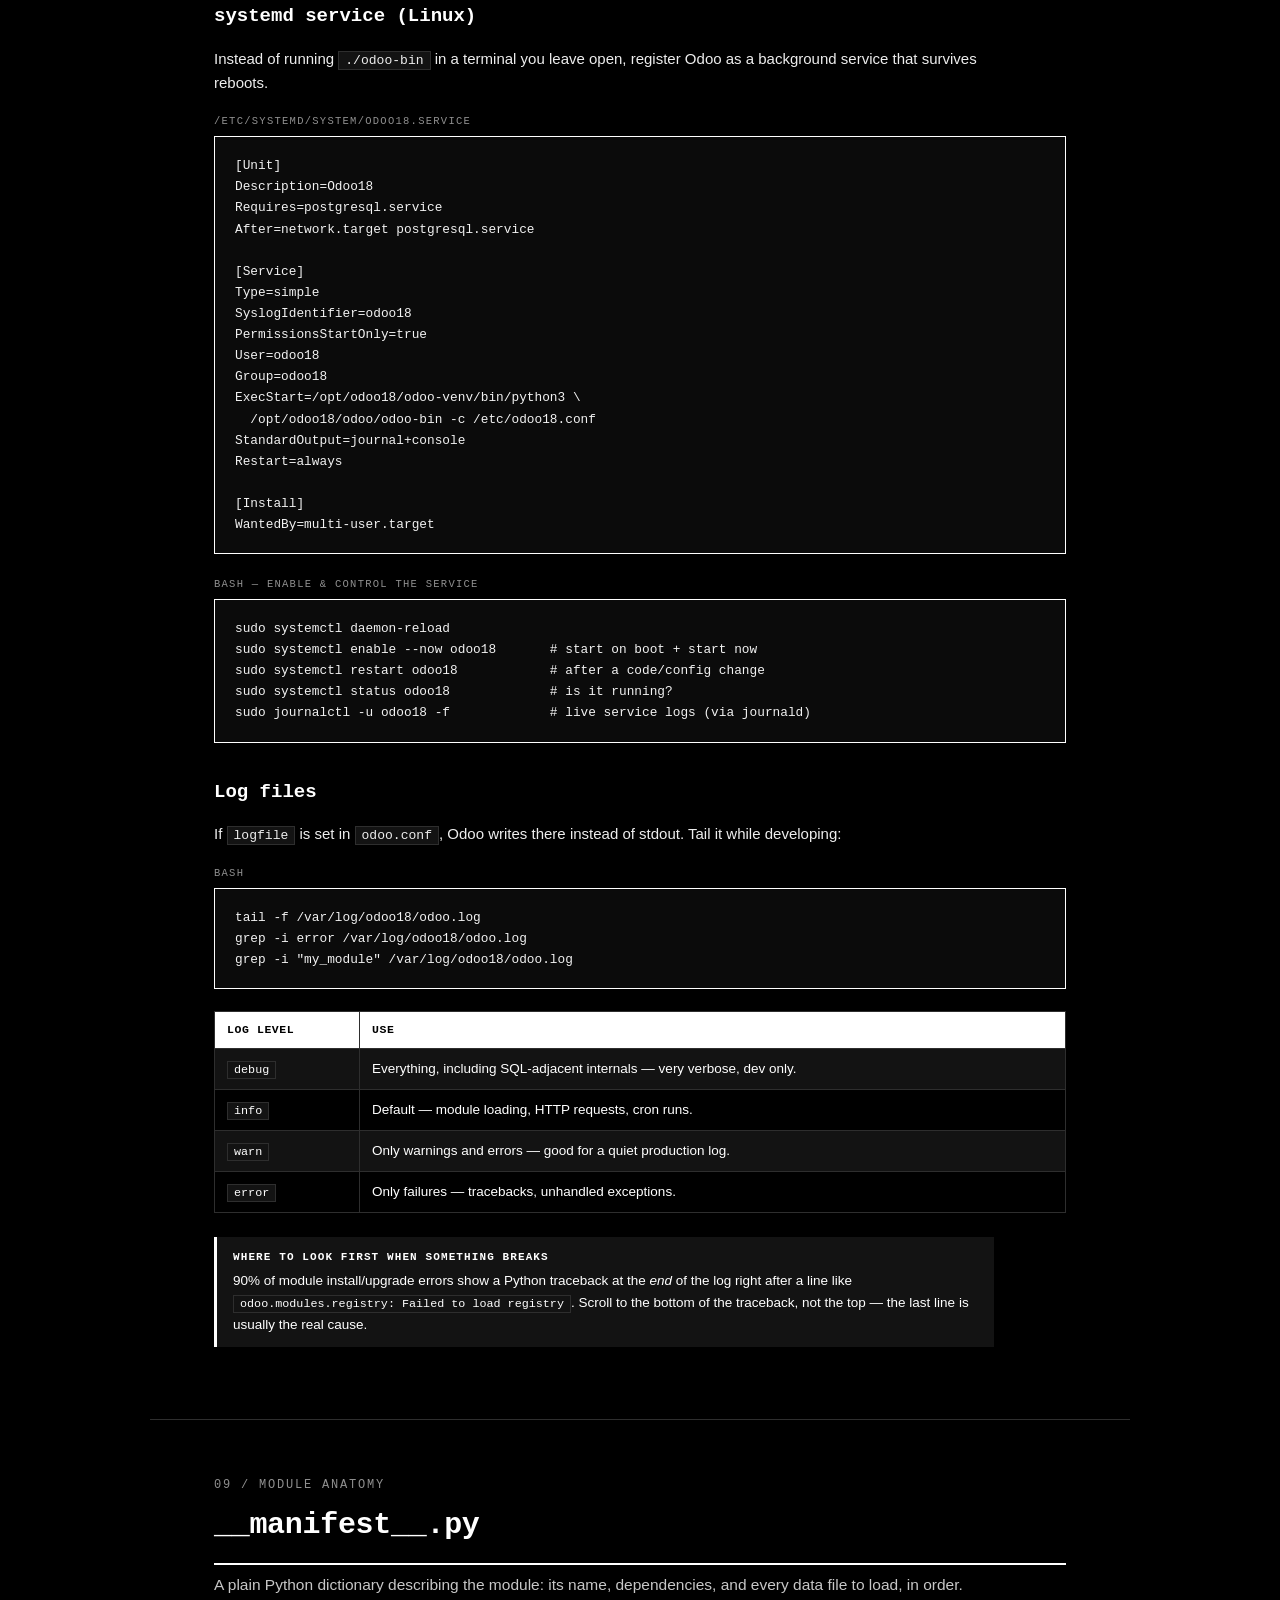
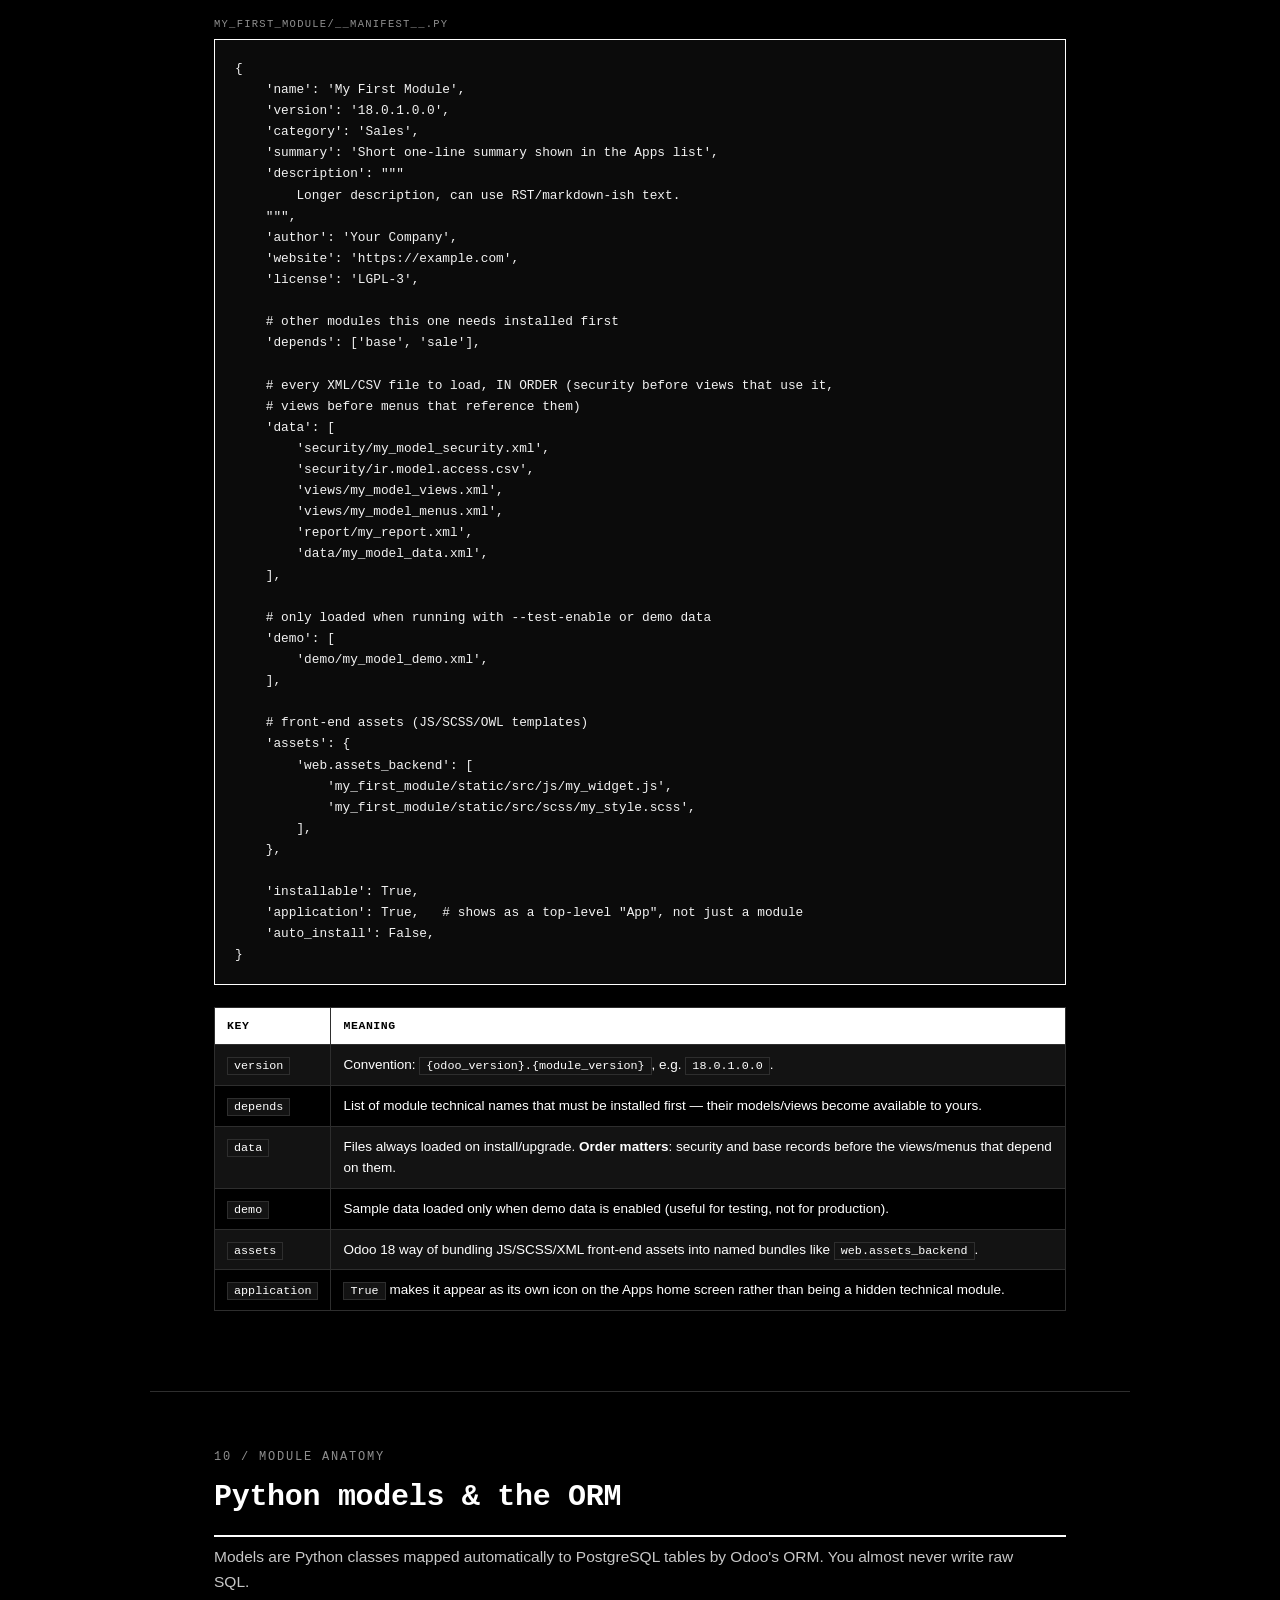
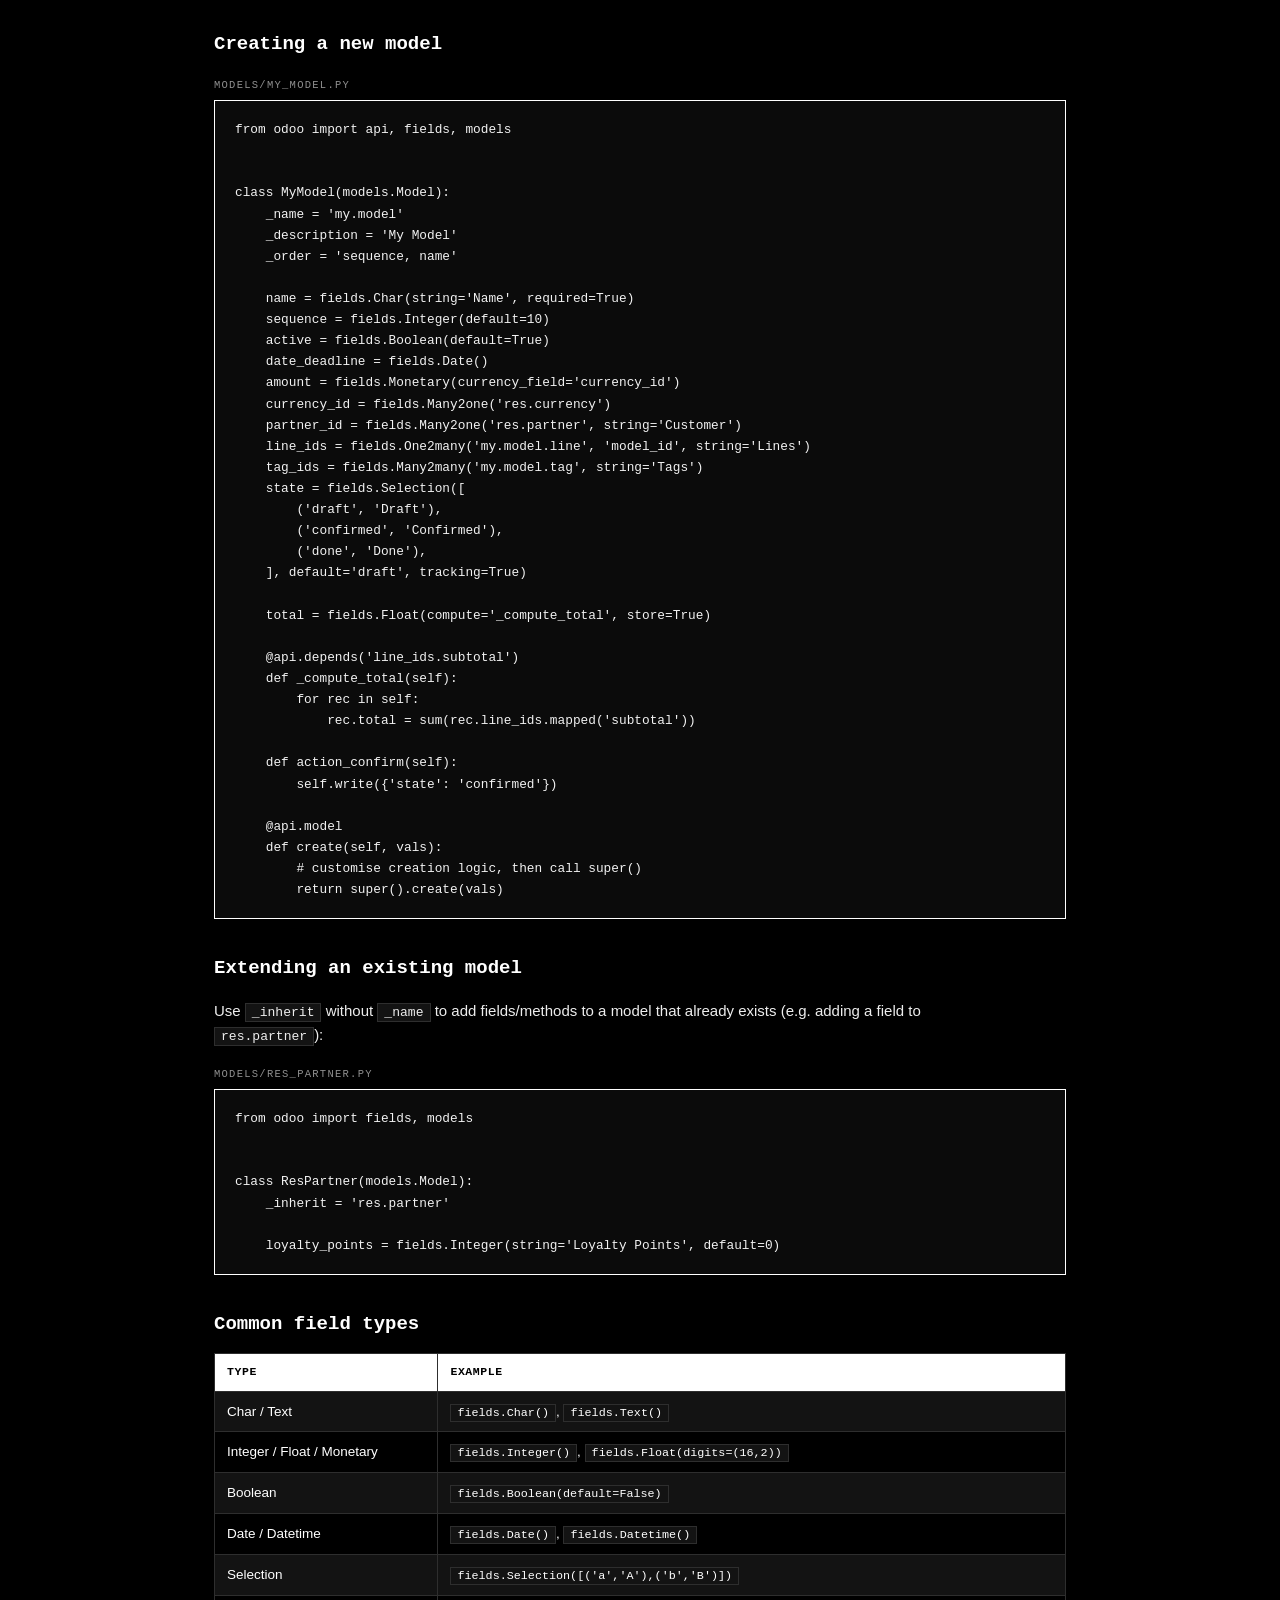
<file: mermaid/odoo/index.html>
<!DOCTYPE html>
<html lang="en">
<head>
<meta charset="UTF-8">
<meta name="viewport" content="width=device-width, initial-scale=1.0">
<title>Odoo 18 Development Manual</title>
<style>
  :root{
    --bg:#000000;
    --ink:#ffffff;
    --paper:#000000;
    --line:#ffffff;
    --gray-1:#ededed;
    --gray-2:#c7c7c7;
    --gray-3:#8f8f8f;
    --gray-4:#5c5c5c;
    --gray-5:#2e2e2e;
    --gray-6:#131313;
    --mono: 'JetBrains Mono', 'Fira Code', ui-monospace, SFMono-Regular, Menlo, Consolas, monospace;
    --sans: 'Inter', -apple-system, BlinkMacSystemFont, 'Segoe UI', Helvetica, Arial, sans-serif;
  }

  *{box-sizing:border-box;}
  html{scroll-behavior:smooth;}
  body{
    margin:0;
    background:var(--bg);
    color:var(--ink);
    font-family:var(--sans);
    -webkit-font-smoothing:antialiased;
    line-height:1.6;
  }

  a{color:var(--ink);}

  /* ---------- Layout ---------- */
  .shell{display:block; min-height:100vh;}

  .content{
    max-width:980px;
    margin:0 auto;
    padding:0;
  }

  /* ---------- Hero ---------- */
  .hero{
    padding:90px 64px 60px 64px;
    border-bottom:1px solid var(--ink);
    position:relative;
    overflow:hidden;
  }
  .hero .eyebrow{
    font-family:var(--mono);
    font-size:12px;
    letter-spacing:.2em;
    text-transform:uppercase;
    color:var(--gray-3);
    margin-bottom:18px;
  }
  .hero h1{
    font-family:var(--mono);
    font-size:56px;
    line-height:1.05;
    margin:0 0 20px 0;
    letter-spacing:-0.02em;
    max-width:900px;
  }
  .hero h1 .dim{color:var(--gray-4);}
  .hero p.lead{
    max-width:680px;
    font-size:17px;
    color:var(--gray-2);
    margin:0 0 30px 0;
  }
  .hero .badges{display:flex; gap:10px; flex-wrap:wrap;}
  .badge{
    font-family:var(--mono);
    font-size:11.5px;
    border:1px solid var(--ink);
    padding:5px 11px;
    letter-spacing:.03em;
  }
  .badge.filled{background:var(--ink); color:var(--bg);}

  .terminal-deco{
    margin-top:40px;
    max-width:720px;
    border:1px solid var(--ink);
    background:var(--gray-1);
    color:#eee;
    font-family:var(--mono);
    font-size:13px;
  }
  .terminal-deco .bar{
    display:flex; gap:6px;
    padding:9px 12px;
    border-bottom:1px solid #444;
  }
  .terminal-deco .dot{width:9px;height:9px;border-radius:50%;background:#666;}
  .terminal-deco pre{margin:0; padding:16px 18px; overflow-x:auto; color:#e6e6e6;}
  .terminal-deco .p{color:#9c9c9c;}
  .terminal-deco .c{color:#fff;}

  /* ---------- Sections ---------- */
  section.doc{
    padding:56px 64px;
    border-bottom:1px solid var(--gray-5);
    max-width:980px;
  }
  section.doc:last-child{border-bottom:none;}

  .sec-num{
    font-family:var(--mono);
    font-size:12px;
    color:var(--gray-3);
    letter-spacing:.15em;
  }
  section.doc h2{
    font-family:var(--mono);
    font-size:30px;
    margin:6px 0 8px 0;
    letter-spacing:-0.01em;
    border-bottom:2px solid var(--ink);
    padding-bottom:14px;
  }
  section.doc h3{
    font-family:var(--mono);
    font-size:19px;
    margin:34px 0 10px 0;
  }
  section.doc h4{
    font-family:var(--mono);
    font-size:15px;
    margin:22px 0 8px 0;
    color:var(--gray-1);
  }
  section.doc p{color:var(--gray-1); font-size:15px; max-width:820px;}
  section.doc > p.desc{color:var(--gray-2); font-size:15.5px; margin-top:0;}

  .note{
    border-left:3px solid var(--ink);
    background:var(--gray-6);
    padding:12px 16px;
    font-size:13.5px;
    margin:16px 0;
    max-width:780px;
  }
  .note strong{font-family:var(--mono); font-size:11px; letter-spacing:.1em; text-transform:uppercase; display:block; margin-bottom:4px;}

  .warn{
    border-left:3px solid var(--gray-3);
    background:var(--bg);
    border:1px dashed var(--gray-3);
    padding:12px 16px;
    font-size:13.5px;
    margin:16px 0;
    max-width:780px;
  }
  .warn strong{font-family:var(--mono); font-size:11px; letter-spacing:.1em; text-transform:uppercase; display:block; margin-bottom:4px;}

  code{
    font-family:var(--mono);
    background:var(--gray-6);
    padding:1px 6px;
    font-size:.87em;
    border:1px solid var(--gray-5);
  }

  pre{
    background:#0b0b0b;
    color:#f2f2f2;
    font-family:var(--mono);
    font-size:12.8px;
    line-height:1.65;
    padding:18px 20px;
    overflow-x:auto;
    border:1px solid var(--ink);
    margin:14px 0 22px 0;
    max-width:860px;
    position:relative;
  }
  pre code{background:none; border:none; padding:0; color:inherit; font-size:inherit;}
  .code-label{
    font-family:var(--mono);
    font-size:10.5px;
    letter-spacing:.12em;
    text-transform:uppercase;
    color:var(--gray-3);
    margin:18px 0 -8px 0;
    display:block;
  }

  table{
    border-collapse:collapse;
    width:100%;
    max-width:860px;
    margin:14px 0 24px 0;
    font-size:13.5px;
  }
  th,td{
    border:1px solid var(--gray-5);
    padding:9px 12px;
    text-align:left;
    vertical-align:top;
  }
  th{
    background:var(--ink);
    color:var(--bg);
    font-family:var(--mono);
    font-size:11.5px;
    letter-spacing:.05em;
    text-transform:uppercase;
  }
  tr:nth-child(even) td{background:var(--gray-6);}

  ul,ol{max-width:820px; font-size:15px; color:var(--gray-1);}
  li{margin-bottom:6px;}

  .filetree{
    font-family:var(--mono);
    font-size:13px;
    background:var(--gray-6);
    border:1px solid var(--ink);
    padding:18px 20px;
    line-height:1.75;
    max-width:640px;
    white-space:pre;
    overflow-x:auto;
  }
  .filetree .fold{color:var(--ink); font-weight:700;}
  .filetree .fname{color:var(--gray-3);}
  .filetree .cmt{color:var(--gray-4);}

  .step{
    display:flex;
    gap:16px;
    margin:20px 0;
    max-width:860px;
  }
  .step .num{
    font-family:var(--mono);
    font-size:13px;
    flex:0 0 30px;
    height:30px;
    border:1px solid var(--ink);
    display:flex;
    align-items:center;
    justify-content:center;
  }
  .step .body{flex:1;}
  .step .body h4{margin:2px 0 6px 0;}

  .grid2{display:grid; grid-template-columns:1fr 1fr; gap:24px; max-width:900px;}
  @media (max-width:900px){.grid2{grid-template-columns:1fr;}}

  .tag-pill{
    display:inline-block;
    font-family:var(--mono);
    font-size:10.5px;
    border:1px solid var(--gray-3);
    color:var(--gray-2);
    padding:2px 8px;
    margin-right:6px;
    letter-spacing:.05em;
  }

  footer{
    padding:40px 64px 70px 64px;
    font-family:var(--mono);
    font-size:12px;
    color:var(--gray-3);
    border-top:1px solid var(--ink);
  }

  .back-top{
    display:inline-block;
    font-family:var(--mono);
    font-size:11.5px;
    margin-top:30px;
    border:1px solid var(--ink);
    padding:6px 12px;
    text-decoration:none;
  }
  .back-top:hover{background:var(--ink); color:var(--bg);}

  ::selection{background:#fff; color:#000;}

  @media (max-width:860px){
    .hero{padding:70px 22px 36px 22px;}
    .hero h1{font-size:34px;}
    section.doc{padding:40px 22px;}
  }
</style>
</head>
<body>

<div class="shell">
  <main class="content">

    <header class="hero" id="intro">
      <div class="eyebrow">/ odoo 18 · community &amp; enterprise / a manual for freshers</div>
      <h1>Odoo 18 <span class="dim">Development</span><br>Manual.</h1>
      <p class="lead">A single-page reference for building custom Odoo 18 addons — from installing the server on Windows, Linux and GitHub Codespaces, to the file structure, XML views, menus, security rules, QWeb reports, controllers and the external API. Written for someone opening an Odoo module for the first time.</p>
      <div class="badges">
        <span class="badge filled">ODOO 18.0</span>
        <span class="badge">COMMUNITY</span>
        <span class="badge">ENTERPRISE</span>
        <span class="badge">PYTHON 3.10+</span>
        <span class="badge">POSTGRESQL 12–17</span>
      </div>

      <div class="terminal-deco">
        <div class="bar"><span class="dot"></span><span class="dot"></span><span class="dot"></span></div>
        <pre><span class="p">$</span> <span class="c">./odoo-bin -c odoo.conf -d mydb -u my_module --dev=all</span>
<span class="p">›</span> odoo.modules.loading: loading my_module
<span class="p">›</span> odoo.service.server: HTTP service running on 0.0.0.0:8069</pre>
      </div>
    </header>

    <!-- ================= INSTALL WINDOWS ================= -->
    <section class="doc" id="install-windows">
      <div class="sec-num">01 / GETTING STARTED</div>
      <h2>Install Odoo 18 on Windows</h2>
      <p class="desc">Two options exist: the one-click Windows installer (fastest, good for trying Odoo) or a source install (recommended for development, since you can edit code and add custom addons directly).</p>

      <h3>Option A — Windows installer (quick start)</h3>
      <div class="step">
        <div class="num">1</div>
        <div class="body">
          <h4>Download the installer</h4>
          <p>Get the <code>.exe</code> for Odoo 18 from <code>odoo.com/page/download</code>. It bundles Python, PostgreSQL and all dependencies — nothing else to install.</p>
        </div>
      </div>
      <div class="step">
        <div class="num">2</div>
        <div class="body">
          <h4>Run the setup wizard</h4>
          <p>Accept defaults for the install path, PostgreSQL port and Odoo port (<code>8069</code>). The installer registers Odoo as a Windows service, so it starts automatically on boot.</p>
        </div>
      </div>
      <div class="step">
        <div class="num">3</div>
        <div class="body">
          <h4>Open Odoo</h4>
          <p>Visit <code>http://localhost:8069</code> in your browser and create your first database.</p>
        </div>
      </div>
      <div class="warn"><strong>Limitation</strong>The installer build is meant for evaluation. For real addon development, use the source install below — it gives you a visible, editable <code>addons/</code> folder and lets you restart the server from a terminal with debug flags.</div>

      <h3>Option B — Source install (recommended for developers)</h3>
      <div class="step">
        <div class="num">1</div>
        <div class="body">
          <h4>Install Python 3.10+</h4>
          <p>Download from <code>python.org</code>. During setup, tick <strong>"Add Python to PATH"</strong>.</p>
        </div>
      </div>
      <div class="step">
        <div class="num">2</div>
        <div class="body">
          <h4>Install PostgreSQL</h4>
          <p>Install PostgreSQL 15/16 from <code>postgresql.org</code>. Create a database superuser, e.g. <code>odoo</code>, with a password you'll remember — this becomes <code>db_user</code> / <code>db_password</code> in <code>odoo.conf</code>.</p>
        </div>
      </div>
      <div class="step">
        <div class="num">3</div>
        <div class="body">
          <h4>Install Git and clone the source</h4>
          <span class="code-label">powershell</span>
          <pre><code>git clone https://github.com/odoo/odoo.git --branch 18.0 --depth 1 C:\odoo18</code></pre>
        </div>
      </div>
      <div class="step">
        <div class="num">4</div>
        <div class="body">
          <h4>Install wkhtmltopdf</h4>
          <p>Needed for PDF report rendering (QWeb → PDF). Install the Odoo-patched build (version <code>0.12.6</code>) — the stock wkhtmltopdf breaks headers/footers in reports.</p>
        </div>
      </div>
      <div class="step">
        <div class="num">5</div>
        <div class="body">
          <h4>Create a virtual environment &amp; install requirements</h4>
          <span class="code-label">powershell</span>
          <pre><code>cd C:\odoo18
python -m venv venv
venv\Scripts\activate
pip install -r requirements.txt</code></pre>
        </div>
      </div>
      <div class="step">
        <div class="num">6</div>
        <div class="body">
          <h4>Run the server</h4>
          <span class="code-label">powershell</span>
          <pre><code>python odoo-bin -r odoo -w yourpassword --addons-path=addons -d mydb</code></pre>
          <p>Open <code>http://localhost:8069</code>.</p>
        </div>
      </div>
    </section>

    <!-- ================= INSTALL LINUX ================= -->
    <section class="doc" id="install-linux">
      <div class="sec-num">02 / GETTING STARTED</div>
      <h2>Install Odoo 18 on Linux (Ubuntu/Debian)</h2>
      <p class="desc">Source install, so you get a proper development setup with an editable addons path and a dedicated system user.</p>

      <div class="step">
        <div class="num">1</div>
        <div class="body">
          <h4>Update &amp; install system dependencies</h4>
          <span class="code-label">bash</span>
          <pre><code>sudo apt update &amp;&amp; sudo apt upgrade -y
sudo apt install -y git python3-pip build-essential wget python3-dev \
  python3-venv python3-wheel libxslt-dev libzip-dev libldap2-dev \
  libsasl2-dev python3-setuptools node-less libjpeg-dev zlib1g-dev \
  libpq-dev libxml2-dev libffi-dev</code></pre>
        </div>
      </div>
      <div class="step">
        <div class="num">2</div>
        <div class="body">
          <h4>Install &amp; configure PostgreSQL</h4>
          <span class="code-label">bash</span>
          <pre><code>sudo apt install -y postgresql
sudo -u postgres createuser -s $USER
# or create a dedicated role for odoo:
sudo -u postgres createuser --createdb --pwprompt odoo18</code></pre>
        </div>
      </div>
      <div class="step">
        <div class="num">3</div>
        <div class="body">
          <h4>Create a system user for Odoo (optional but recommended)</h4>
          <span class="code-label">bash</span>
          <pre><code>sudo adduser --system --home=/opt/odoo18 --group odoo18</code></pre>
        </div>
      </div>
      <div class="step">
        <div class="num">4</div>
        <div class="body">
          <h4>Clone Odoo source</h4>
          <span class="code-label">bash</span>
          <pre><code>sudo git clone https://github.com/odoo/odoo.git --branch 18.0 --depth 1 /opt/odoo18/odoo</code></pre>
        </div>
      </div>
      <div class="step">
        <div class="num">5</div>
        <div class="body">
          <h4>Virtual environment &amp; Python dependencies</h4>
          <span class="code-label">bash</span>
          <pre><code>cd /opt/odoo18/odoo
python3 -m venv odoo-venv
source odoo-venv/bin/activate
pip3 install wheel
pip3 install -r requirements.txt</code></pre>
        </div>
      </div>
      <div class="step">
        <div class="num">6</div>
        <div class="body">
          <h4>Install wkhtmltopdf (for reports)</h4>
          <span class="code-label">bash</span>
          <pre><code>sudo apt install -y wkhtmltopdf   # or the Odoo-patched .deb for 0.12.6</code></pre>
        </div>
      </div>
      <div class="step">
        <div class="num">7</div>
        <div class="body">
          <h4>Create your custom addons folder</h4>
          <span class="code-label">bash</span>
          <pre><code>mkdir -p /opt/odoo18/custom-addons</code></pre>
          <p>This is where <em>your</em> modules live, kept separate from Odoo's own <code>addons/</code> — see <a href="#custom-addons">section 05</a>.</p>
        </div>
      </div>
      <div class="step">
        <div class="num">8</div>
        <div class="body">
          <h4>Run from source (development mode)</h4>
          <span class="code-label">bash</span>
          <pre><code>./odoo-bin --addons-path=addons,/opt/odoo18/custom-addons \
  -r odoo18 -w yourpassword -d mydb</code></pre>
          <p>Visit <code>http://localhost:8069</code>. For a permanent setup, write an <code>odoo.conf</code> and a <code>systemd</code> service — see <a href="#odoo-conf">07</a> and <a href="#service-log">08</a>.</p>
        </div>
      </div>
    </section>

    <!-- ================= INSTALL CODESPACES ================= -->
    <section class="doc" id="install-codespace">
      <div class="sec-num">03 / GETTING STARTED</div>
      <h2>Run Odoo 18 in GitHub Codespaces</h2>
      <p class="desc">Codespaces gives you a full Linux dev container in the browser — no local setup, good for freshers who just want to write module code fast.</p>

      <div class="step">
        <div class="num">1</div>
        <div class="body">
          <h4>Fork/create a repository</h4>
          <p>Create a GitHub repo for your custom addons (e.g. <code>my-odoo-addons</code>), or fork <code>odoo/odoo</code> if you also want the core source editable.</p>
        </div>
      </div>
      <div class="step">
        <div class="num">2</div>
        <div class="body">
          <h4>Open a Codespace</h4>
          <p>On the repo page: <strong>Code → Codespaces → Create codespace on main</strong>. Choose a machine type with at least 4 cores / 8 GB RAM — Odoo plus PostgreSQL is heavier than a typical web app.</p>
        </div>
      </div>
      <div class="step">
        <div class="num">3</div>
        <div class="body">
          <h4>Add a devcontainer (recommended)</h4>
          <p>Create <code>.devcontainer/devcontainer.json</code> so the environment rebuilds identically every time:</p>
          <span class="code-label">.devcontainer/devcontainer.json</span>
          <pre><code>{
  "name": "odoo18-dev",
  "image": "mcr.microsoft.com/devcontainers/base:ubuntu",
  "features": {
    "ghcr.io/devcontainers/features/python:1": { "version": "3.11" },
    "ghcr.io/devcontainers-contrib/features/postgres-asdf:1": {}
  },
  "forwardPorts": [8069, 5432],
  "postCreateCommand": "bash .devcontainer/setup.sh"
}</code></pre>
          <span class="code-label">.devcontainer/setup.sh</span>
          <pre><code>#!/bin/bash
sudo apt-get update
sudo apt-get install -y git python3-dev libxslt-dev libzip-dev \
  libldap2-dev libsasl2-dev libpq-dev wkhtmltopdf
sudo service postgresql start
sudo -u postgres createuser -s $(whoami) || true
git clone https://github.com/odoo/odoo.git --branch 18.0 --depth 1 odoo
python3 -m venv venv
source venv/bin/activate
pip install -r odoo/requirements.txt</code></pre>
        </div>
      </div>
      <div class="step">
        <div class="num">4</div>
        <div class="body">
          <h4>Start the server</h4>
          <span class="code-label">bash</span>
          <pre><code>source venv/bin/activate
./odoo/odoo-bin --addons-path=odoo/addons,custom-addons -d mydb</code></pre>
        </div>
      </div>
      <div class="step">
        <div class="num">5</div>
        <div class="body">
          <h4>Open the forwarded port</h4>
          <p>Codespaces auto-detects port <code>8069</code> and offers "Open in Browser" — set its visibility to <strong>Public</strong> temporarily if you need to share a demo link.</p>
        </div>
      </div>
      <div class="note"><strong>Why Codespaces is handy for freshers</strong>You get a disposable, identical Linux environment every time — no "works on my machine" issues, and you can throw the codespace away and rebuild it in minutes if you break your Python environment.</div>
    </section>

    <!-- ================= FILE STRUCTURE ================= -->
    <section class="doc" id="file-structure">
      <div class="sec-num">04 / PROJECT LAYOUT</div>
      <h2>Odoo file structure (server root)</h2>
      <p class="desc">This is what the cloned <code>odoo/</code> source tree looks like — you rarely edit these folders directly; instead you point <code>addons-path</code> at your own custom addons directory.</p>

      <div class="filetree">odoo18/
├── <span class="fold">odoo-bin</span>                  <span class="cmt"># entry point script — starts the server</span>
├── <span class="fold">odoo/</span>                     <span class="cmt"># core framework (ORM, http, tools, fields...)</span>
│   ├── addons/                <span class="cmt"># base modules shipped with the framework</span>
│   ├── cli/
│   ├── fields.py
│   ├── models.py
│   ├── http.py
│   └── modules/
├── <span class="fold">addons/</span>                   <span class="cmt"># official Community apps (sale, stock, hr...)</span>
├── <span class="fold">enterprise/</span>                <span class="cmt"># Enterprise apps — separate repo, needs a license</span>
├── requirements.txt
├── setup.py
└── debian/, doc/, ...</span></div>

      <table>
        <tr><th>path</th><th>purpose</th></tr>
        <tr><td><code>odoo-bin</code></td><td>The executable you run: <code>./odoo-bin -c odoo.conf</code>. Boots the server, loads config, loads modules.</td></tr>
        <tr><td><code>odoo/</code></td><td>The framework itself: ORM, ir.* system models, HTTP routing, QWeb engine, tools. Do not edit.</td></tr>
        <tr><td><code>addons/</code></td><td>Official Community modules — <code>base</code>, <code>web</code>, <code>sale</code>, <code>stock</code>, <code>account</code>, etc.</td></tr>
        <tr><td><code>enterprise/</code></td><td>Enterprise-only apps (Studio, Accounting extras, Helpdesk, Sign...) — a separate git repo cloned alongside; requires a valid Enterprise subscription/license key to activate.</td></tr>
      </table>

      <div class="note"><strong>Community vs Enterprise</strong>Both editions share the exact same core (<code>odoo/</code>) and the exact same module structure/APIs described in this manual. Enterprise simply adds an extra addons-path (the <code>enterprise/</code> folder) with more modules and a different web theme. Anything you learn here about models, views, security and reports applies identically to both.</div>
    </section>

    <!-- ================= CUSTOM ADDONS ================= -->
    <section class="doc" id="custom-addons">
      <div class="sec-num">05 / PROJECT LAYOUT</div>
      <h2>Where your custom addons folder goes</h2>
      <p class="desc">Never place your own modules inside Odoo's <code>addons/</code> folder — it makes upgrades painful and mixes your code with core code. Instead, keep a sibling folder and register it via <code>addons_path</code>.</p>

      <div class="filetree">/opt/odoo18/                      <span class="cmt"># a common layout on a Linux server</span>
├── <span class="fold">odoo/</span>                       <span class="cmt"># core source (cloned from github)</span>
│   └── addons/
├── <span class="fold">enterprise/</span>                 <span class="cmt"># optional, Enterprise modules</span>
├── <span class="fold">custom-addons/</span>              <span class="cmt"># ← YOUR modules live here</span>
│   ├── my_first_module/
│   └── my_second_module/
├── odoo-venv/                    <span class="cmt"># python virtual environment</span
><span class="fold">.</span>
├── odoo.conf
└── odoo-data/                    <span class="cmt"># filestore, sessions (filestore path)</span></div>

      <span class="code-label">odoo.conf — register the custom path</span>
      <pre><code>[options]
addons_path = /opt/odoo18/odoo/addons,/opt/odoo18/enterprise,/opt/odoo18/custom-addons</code></pre>

      <div class="note"><strong>Rule of thumb</strong>List paths from most "core" to most "custom": Odoo addons → Enterprise → your custom-addons. If two folders define a module with the same technical name, the one found <em>first</em> on the path wins — so keep your custom modules uniquely named (e.g. prefix with your company code: <code>acme_sale_extension</code>).</div>
    </section>

    <!-- ================= MODULE STRUCTURE ================= -->
    <section class="doc" id="module-structure">
      <div class="sec-num">06 / PROJECT LAYOUT</div>
      <h2>Anatomy of a single module</h2>
      <p class="desc">Every Odoo addon is just a Python package (a folder with an <code>__init__.py</code>) plus a <code>__manifest__.py</code> descriptor. This is the conventional layout used across almost every real-world module.</p>

      <div class="filetree">custom-addons/
└── <span class="fold">my_first_module/</span>
    ├── __init__.py             <span class="cmt"># imports the models/ package</span>
    ├── __manifest__.py         <span class="cmt"># module descriptor (see §09)</span>
    ├── <span class="fold">models/</span>
    │   ├── __init__.py         <span class="cmt"># imports each model file</span>
    │   └── my_model.py
    ├── <span class="fold">views/</span>
    │   ├── my_model_views.xml  <span class="cmt"># form/list/search views</span
><span class="fold">.</span>
    │   └── my_model_menus.xml  <span class="cmt"># menu items + window actions</span>
    ├── <span class="fold">security/</span>
    │   ├── ir.model.access.csv <span class="cmt"># model-level access rights</span>
    │   └── my_model_security.xml <span class="cmt"># groups + record rules</span>
    ├── <span class="fold">controllers/</span>
    │   ├── __init__.py
    │   └── main.py             <span class="cmt"># custom HTTP routes</span>
    ├── <span class="fold">report/</span>
    │   ├── my_report.xml       <span class="cmt"># QWeb report template</span>
    │   └── my_report_action.xml
    ├── <span class="fold">wizard/</span>            <span class="cmt"># transient models for popups</span>
    │   ├── __init__.py
    │   └── my_wizard.py
    ├── <span class="fold">data/</span>              <span class="cmt"># demo/seed XML or CSV data</span>
    │   └── my_model_data.xml
    ├── <span class="fold">static/</span>
    │   ├── <span class="fold">description/</span>
    │   │   ├── icon.png        <span class="cmt"># module icon in Apps list</span>
    │   │   └── index.html
    │   └── <span class="fold">src/</span>
    │       ├── js/
    │       ├── scss/
    │       └── xml/            <span class="cmt"># OWL component templates</span>
    └── i18n/                   <span class="cmt"># .pot / .po translation files</span></div>

      <table>
        <tr><th>folder / file</th><th>what it holds</th></tr>
        <tr><td><code>__init__.py</code> (root)</td><td>Usually just <code>from . import models, controllers, wizard</code>.</td></tr>
        <tr><td><code>models/</code></td><td>Python classes inheriting <code>models.Model</code>, <code>models.TransientModel</code> or extending existing ones.</td></tr>
        <tr><td><code>views/</code></td><td>XML defining how records are displayed: form, list, kanban, search, calendar...</td></tr>
        <tr><td><code>security/</code></td><td><code>ir.model.access.csv</code> (CRUD per group) and optional record rules / group definitions.</td></tr>
        <tr><td><code>controllers/</code></td><td>Python classes exposing custom URLs via <code>@http.route</code>.</td></tr>
        <tr><td><code>report/</code></td><td>QWeb templates rendered to PDF/HTML, plus the <code>ir.actions.report</code> record.</td></tr>
        <tr><td><code>wizard/</code></td><td>Transient models backing pop-up dialogs (e.g. "Confirm" wizards).</td></tr>
        <tr><td><code>data/</code></td><td>Non-demo XML/CSV loaded on install — sequences, mail templates, default records.</td></tr>
        <tr><td><code>static/description/icon.png</code></td><td>128×128 PNG shown for the module in <strong>Apps</strong>.</td></tr>
      </table>
      <div class="note"><strong>Naming convention</strong>Model <code>x_project.task.extra</code> → Python file <code>models/project_task_extra.py</code> → view file <code>views/project_task_extra_views.xml</code>. Consistent naming is what keeps a module readable six months later.</div>
    </section>

    <!-- ================= ODOO.CONF ================= -->
    <section class="doc" id="odoo-conf">
      <div class="sec-num">07 / PROJECT LAYOUT</div>
      <h2>odoo.conf — the server configuration file</h2>
      <p class="desc">A plain INI file read at startup with <code>-c /path/to/odoo.conf</code>. It replaces long command-line flags for a permanent install.</p>

      <span class="code-label">/etc/odoo18.conf</span>
      <pre><code>[options]
; ----- database -----
db_host = localhost
db_port = 5432
db_user = odoo18
db_password = your_db_password
;dbfilter = ^mydb$          ; restrict which DB(s) this instance can see

; ----- addons -----
addons_path = /opt/odoo18/odoo/addons,/opt/odoo18/enterprise,/opt/odoo18/custom-addons

; ----- network -----
xmlrpc_port = 8069          ; main HTTP port (called http_port in 17+)
;gevent_port = 8072         ; longpolling / websocket port

; ----- filesystem -----
data_dir = /opt/odoo18/odoo-data     ; filestore, sessions

; ----- process / performance -----
workers = 4                 ; 0 = dev mode (single-threaded, auto-reload friendly)
max_cron_threads = 2
limit_time_cpu = 600
limit_time_real = 1200

; ----- security -----
admin_passwd = a_strong_master_password   ; protects db manage screens

; ----- logging -----
logfile = /var/log/odoo18/odoo.log
log_level = info            ; debug, info, warn, error
</code></pre>

      <table>
        <tr><th>key</th><th>meaning</th></tr>
        <tr><td><code>addons_path</code></td><td>Comma-separated folders scanned for modules — this is where you add your custom-addons directory.</td></tr>
        <tr><td><code>admin_passwd</code></td><td>The "master password" used on the database manager screen (create/drop/duplicate/backup DB) — <strong>not</strong> a user login.</td></tr>
        <tr><td><code>workers</code></td><td><code>0</code> for development (auto-reload, easier debugging); a positive number (e.g. 2×CPU cores + 1) for production multi-processing.</td></tr>
        <tr><td><code>dbfilter</code></td><td>Regex limiting which databases this Odoo instance will serve — important once you have several customers/databases on one server.</td></tr>
        <tr><td><code>data_dir</code></td><td>Where the filestore (uploaded attachments/images) and sessions are stored on disk.</td></tr>
        <tr><td><code>logfile</code> / <code>log_level</code></td><td>Where logs are written and how verbose they are — see next section.</td></tr>
      </table>
      <div class="warn"><strong>Fresher tip</strong>During development, run with <code>workers = 0</code> and add <code>--dev=all</code> on the command line — this enables auto-reload on file save and better tracebacks in the browser.</div>
    </section>

    <!-- ================= SERVICE & LOG ================= -->
    <section class="doc" id="service-log">
      <div class="sec-num">08 / PROJECT LAYOUT</div>
      <h2>Running Odoo as a service, and reading logs</h2>

      <h3>systemd service (Linux)</h3>
      <p>Instead of running <code>./odoo-bin</code> in a terminal you leave open, register Odoo as a background service that survives reboots.</p>
      <span class="code-label">/etc/systemd/system/odoo18.service</span>
      <pre><code>[Unit]
Description=Odoo18
Requires=postgresql.service
After=network.target postgresql.service

[Service]
Type=simple
SyslogIdentifier=odoo18
PermissionsStartOnly=true
User=odoo18
Group=odoo18
ExecStart=/opt/odoo18/odoo-venv/bin/python3 \
  /opt/odoo18/odoo/odoo-bin -c /etc/odoo18.conf
StandardOutput=journal+console
Restart=always

[Install]
WantedBy=multi-user.target</code></pre>

      <span class="code-label">bash — enable &amp; control the service</span>
      <pre><code>sudo systemctl daemon-reload
sudo systemctl enable --now odoo18       # start on boot + start now
sudo systemctl restart odoo18            # after a code/config change
sudo systemctl status odoo18             # is it running?
sudo journalctl -u odoo18 -f             # live service logs (via journald)</code></pre>

      <h3>Log files</h3>
      <p>If <code>logfile</code> is set in <code>odoo.conf</code>, Odoo writes there instead of stdout. Tail it while developing:</p>
      <span class="code-label">bash</span>
      <pre><code>tail -f /var/log/odoo18/odoo.log
grep -i error /var/log/odoo18/odoo.log
grep -i "my_module" /var/log/odoo18/odoo.log</code></pre>

      <table>
        <tr><th>log level</th><th>use</th></tr>
        <tr><td><code>debug</code></td><td>Everything, including SQL-adjacent internals — very verbose, dev only.</td></tr>
        <tr><td><code>info</code></td><td>Default — module loading, HTTP requests, cron runs.</td></tr>
        <tr><td><code>warn</code></td><td>Only warnings and errors — good for a quiet production log.</td></tr>
        <tr><td><code>error</code></td><td>Only failures — tracebacks, unhandled exceptions.</td></tr>
      </table>
      <div class="note"><strong>Where to look first when something breaks</strong>90% of module install/upgrade errors show a Python traceback at the <em>end</em> of the log right after a line like <code>odoo.modules.registry: Failed to load registry</code>. Scroll to the bottom of the traceback, not the top — the last line is usually the real cause.</div>
    </section>

    <!-- ================= MANIFEST ================= -->
    <section class="doc" id="manifest">
      <div class="sec-num">09 / MODULE ANATOMY</div>
      <h2>__manifest__.py</h2>
      <p class="desc">A plain Python dictionary describing the module: its name, dependencies, and every data file to load, in order.</p>

      <span class="code-label">my_first_module/__manifest__.py</span>
      <pre><code>{
    'name': 'My First Module',
    'version': '18.0.1.0.0',
    'category': 'Sales',
    'summary': 'Short one-line summary shown in the Apps list',
    'description': """
        Longer description, can use RST/markdown-ish text.
    """,
    'author': 'Your Company',
    'website': 'https://example.com',
    'license': 'LGPL-3',

    # other modules this one needs installed first
    'depends': ['base', 'sale'],

    # every XML/CSV file to load, IN ORDER (security before views that use it,
    # views before menus that reference them)
    'data': [
        'security/my_model_security.xml',
        'security/ir.model.access.csv',
        'views/my_model_views.xml',
        'views/my_model_menus.xml',
        'report/my_report.xml',
        'data/my_model_data.xml',
    ],

    # only loaded when running with --test-enable or demo data
    'demo': [
        'demo/my_model_demo.xml',
    ],

    # front-end assets (JS/SCSS/OWL templates)
    'assets': {
        'web.assets_backend': [
            'my_first_module/static/src/js/my_widget.js',
            'my_first_module/static/src/scss/my_style.scss',
        ],
    },

    'installable': True,
    'application': True,   # shows as a top-level "App", not just a module
    'auto_install': False,
}</code></pre>

      <table>
        <tr><th>key</th><th>meaning</th></tr>
        <tr><td><code>version</code></td><td>Convention: <code>{odoo_version}.{module_version}</code>, e.g. <code>18.0.1.0.0</code>.</td></tr>
        <tr><td><code>depends</code></td><td>List of module technical names that must be installed first — their models/views become available to yours.</td></tr>
        <tr><td><code>data</code></td><td>Files always loaded on install/upgrade. <strong>Order matters</strong>: security and base records before the views/menus that depend on them.</td></tr>
        <tr><td><code>demo</code></td><td>Sample data loaded only when demo data is enabled (useful for testing, not for production).</td></tr>
        <tr><td><code>assets</code></td><td>Odoo 18 way of bundling JS/SCSS/XML front-end assets into named bundles like <code>web.assets_backend</code>.</td></tr>
        <tr><td><code>application</code></td><td><code>True</code> makes it appear as its own icon on the Apps home screen rather than being a hidden technical module.</td></tr>
      </table>
    </section>

    <!-- ================= MODELS ================= -->
    <section class="doc" id="models">
      <div class="sec-num">10 / MODULE ANATOMY</div>
      <h2>Python models &amp; the ORM</h2>
      <p class="desc">Models are Python classes mapped automatically to PostgreSQL tables by Odoo's ORM. You almost never write raw SQL.</p>

      <h3>Creating a new model</h3>
      <span class="code-label">models/my_model.py</span>
      <pre><code>from odoo import api, fields, models


class MyModel(models.Model):
    _name = 'my.model'
    _description = 'My Model'
    _order = 'sequence, name'

    name = fields.Char(string='Name', required=True)
    sequence = fields.Integer(default=10)
    active = fields.Boolean(default=True)
    date_deadline = fields.Date()
    amount = fields.Monetary(currency_field='currency_id')
    currency_id = fields.Many2one('res.currency')
    partner_id = fields.Many2one('res.partner', string='Customer')
    line_ids = fields.One2many('my.model.line', 'model_id', string='Lines')
    tag_ids = fields.Many2many('my.model.tag', string='Tags')
    state = fields.Selection([
        ('draft', 'Draft'),
        ('confirmed', 'Confirmed'),
        ('done', 'Done'),
    ], default='draft', tracking=True)

    total = fields.Float(compute='_compute_total', store=True)

    @api.depends('line_ids.subtotal')
    def _compute_total(self):
        for rec in self:
            rec.total = sum(rec.line_ids.mapped('subtotal'))

    def action_confirm(self):
        self.write({'state': 'confirmed'})

    @api.model
    def create(self, vals):
        # customise creation logic, then call super()
        return super().create(vals)</code></pre>

      <h3>Extending an existing model</h3>
      <p>Use <code>_inherit</code> without <code>_name</code> to add fields/methods to a model that already exists (e.g. adding a field to <code>res.partner</code>):</p>
      <span class="code-label">models/res_partner.py</span>
      <pre><code>from odoo import fields, models


class ResPartner(models.Model):
    _inherit = 'res.partner'

    loyalty_points = fields.Integer(string='Loyalty Points', default=0)</code></pre>

      <h3>Common field types</h3>
      <table>
        <tr><th>type</th><th>example</th></tr>
        <tr><td>Char / Text</td><td><code>fields.Char()</code>, <code>fields.Text()</code></td></tr>
        <tr><td>Integer / Float / Monetary</td><td><code>fields.Integer()</code>, <code>fields.Float(digits=(16,2))</code></td></tr>
        <tr><td>Boolean</td><td><code>fields.Boolean(default=False)</code></td></tr>
        <tr><td>Date / Datetime</td><td><code>fields.Date()</code>, <code>fields.Datetime()</code></td></tr>
        <tr><td>Selection</td><td><code>fields.Selection([('a','A'),('b','B')])</code></td></tr>
        <tr><td>Many2one</td><td><code>fields.Many2one('res.partner')</code> — a foreign key</td></tr>
        <tr><td>One2many</td><td><code>fields.One2many('model.line', 'parent_id')</code> — reverse of a Many2one</td></tr>
        <tr><td>Many2many</td><td><code>fields.Many2many('res.partner.category')</code> — join table</td></tr>
        <tr><td>Binary / Image</td><td><code>fields.Binary()</code>, <code>fields.Image()</code></td></tr>
      </table>

      <h3>Useful decorators &amp; ORM methods</h3>
      <table>
        <tr><th>symbol</th><th>use</th></tr>
        <tr><td><code>@api.depends(...)</code></td><td>Marks a compute method and its trigger fields.</td></tr>
        <tr><td><code>@api.onchange(...)</code></td><td>Runs in the form view when a field changes, before saving (UI-only).</td></tr>
        <tr><td><code>@api.constrains(...)</code></td><td>Python-level validation raised as <code>ValidationError</code> on save.</td></tr>
        <tr><td><code>@api.model</code></td><td>Method doesn't need a specific recordset (e.g. <code>create</code> logic before the record exists).</td></tr>
        <tr><td><code>self.env['model.name']</code></td><td>Access any model from anywhere via the environment.</td></tr>
        <tr><td><code>search()</code>, <code>browse()</code>, <code>create()</code>, <code>write()</code>, <code>unlink()</code></td><td>Core CRUD operations on recordsets.</td></tr>
      </table>
    </section>

    <!-- ================= VIEWS ================= -->
    <section class="doc" id="views">
      <div class="sec-num">11 / MODULE ANATOMY</div>
      <h2>XML views</h2>
      <p class="desc">Views declare how a model's records are displayed. All view records are stored in <code>ir.ui.view</code>. In Odoo 18 the list view type is written as <code>&lt;list&gt;</code> (the old <code>&lt;tree&gt;</code> tag still works but <code>list</code> is now the canonical name).</p>

      <h3>Form view</h3>
      <span class="code-label">views/my_model_views.xml</span>
      <pre><code>&lt;odoo&gt;
  &lt;record id="view_my_model_form" model="ir.ui.view"&gt;
    &lt;field name="name"&gt;my.model.form&lt;/field&gt;
    &lt;field name="model"&gt;my.model&lt;/field&gt;
    &lt;field name="arch" type="xml"&gt;
      &lt;form string="My Model"&gt;
        &lt;header&gt;
          &lt;button name="action_confirm" type="object"
                  string="Confirm" class="btn-primary"
                  invisible="state != 'draft'"/&gt;
          &lt;field name="state" widget="statusbar"/&gt;
        &lt;/header&gt;
        &lt;sheet&gt;
          &lt;group&gt;
            &lt;field name="name"/&gt;
            &lt;field name="partner_id"/&gt;
            &lt;field name="date_deadline"/&gt;
          &lt;/group&gt;
          &lt;notebook&gt;
            &lt;page string="Lines"&gt;
              &lt;field name="line_ids"&gt;
                &lt;list editable="bottom"&gt;
                  &lt;field name="product_id"/&gt;
                  &lt;field name="subtotal"/&gt;
                &lt;/list&gt;
              &lt;/field&gt;
            &lt;/page&gt;
          &lt;/notebook&gt;
        &lt;/sheet&gt;
      &lt;/form&gt;
    &lt;/field&gt;
  &lt;/record&gt;
&lt;/odoo&gt;</code></pre>

      <h3>List view (formerly "tree")</h3>
      <pre><code>&lt;record id="view_my_model_list" model="ir.ui.view"&gt;
  &lt;field name="name"&gt;my.model.list&lt;/field&gt;
  &lt;field name="model"&gt;my.model&lt;/field&gt;
  &lt;field name="arch" type="xml"&gt;
    &lt;list decoration-danger="state == 'draft'"&gt;
      &lt;field name="name"/&gt;
      &lt;field name="partner_id"/&gt;
      &lt;field name="total" sum="Total"/&gt;
      &lt;field name="state"/&gt;
    &lt;/list&gt;
  &lt;/field&gt;
&lt;/record&gt;</code></pre>

      <h3>Search view</h3>
      <pre><code>&lt;record id="view_my_model_search" model="ir.ui.view"&gt;
  &lt;field name="name"&gt;my.model.search&lt;/field&gt;
  &lt;field name="model"&gt;my.model&lt;/field&gt;
  &lt;field name="arch" type="xml"&gt;
    &lt;search&gt;
      &lt;field name="name"/&gt;
      &lt;field name="partner_id"/&gt;
      &lt;filter string="Draft" name="filter_draft" domain="[('state','=','draft')]"/&gt;
      &lt;group expand="0" string="Group By"&gt;
        &lt;filter string="Customer" name="group_partner" context="{'group_by':'partner_id'}"/&gt;
      &lt;/group&gt;
    &lt;/search&gt;
  &lt;/field&gt;
&lt;/record&gt;</code></pre>

      <h3>Kanban view (short example)</h3>
      <pre><code>&lt;record id="view_my_model_kanban" model="ir.ui.view"&gt;
  &lt;field name="name"&gt;my.model.kanban&lt;/field&gt;
  &lt;field name="model"&gt;my.model&lt;/field&gt;
  &lt;field name="arch" type="xml"&gt;
    &lt;kanban&gt;
      &lt;templates&gt;
        &lt;t t-name="card"&gt;
          &lt;div class="oe_kanban_card"&gt;
            &lt;strong&gt;&lt;field name="name"/&gt;&lt;/strong&gt;
            &lt;div&gt;&lt;field name="partner_id"/&gt;&lt;/div&gt;
          &lt;/div&gt;
        &lt;/t&gt;
      &lt;/templates&gt;
    &lt;/kanban&gt;
  &lt;/field&gt;
&lt;/record&gt;</code></pre>

      <div class="note"><strong>invisible / readonly / required</strong>Since Odoo 17+, view attribute modifiers are written as plain Python-like expressions directly on the element, e.g. <code>invisible="state != 'draft'"</code>, rather than the older <code>attrs="{'invisible': [...]}"</code> dictionary syntax. Odoo 18 keeps this simplified syntax.</div>
    </section>

    <!-- ================= MENU & ACTIONS ================= -->
    <section class="doc" id="menu-actions">
      <div class="sec-num">12 / MODULE ANATOMY</div>
      <h2>Menus &amp; window actions</h2>
      <p class="desc">A menu item is just a clickable label; it does nothing by itself. It points to an <em>action</em> (usually <code>ir.actions.act_window</code>) which tells Odoo which model and which views to open.</p>

      <span class="code-label">views/my_model_menus.xml</span>
      <pre><code>&lt;odoo&gt;
  &lt;!-- 1. the action: what to open --&gt;
  &lt;record id="action_my_model" model="ir.actions.act_window"&gt;
    &lt;field name="name"&gt;My Models&lt;/field&gt;
    &lt;field name="res_model"&gt;my.model&lt;/field&gt;
    &lt;field name="view_mode"&gt;list,form,kanban&lt;/field&gt;
    &lt;field name="context"&gt;{'search_default_filter_draft': 1}&lt;/field&gt;
    &lt;field name="help" type="html"&gt;
      &lt;p class="o_view_nocontent_smiling_face"&gt;Create your first record&lt;/p&gt;
    &lt;/field&gt;
  &lt;/record&gt;

  &lt;!-- 2. top-level (root) menu --&gt;
  &lt;menuitem id="menu_my_module_root"
            name="My Module"
            sequence="10"
            web_icon="my_first_module,static/description/icon.png"/&gt;

  &lt;!-- 3. a category under the root --&gt;
  &lt;menuitem id="menu_my_model_category"
            name="Configuration"
            parent="menu_my_module_root"
            sequence="90"/&gt;

  &lt;!-- 4. the clickable leaf menu, linked to the action --&gt;
  &lt;menuitem id="menu_my_model"
            name="My Models"
            parent="menu_my_module_root"
            action="action_my_model"
            sequence="10"/&gt;
&lt;/odoo&gt;</code></pre>

      <table>
        <tr><th>element</th><th>role</th></tr>
        <tr><td><code>ir.actions.act_window</code></td><td>Opens a model with given views (list/form/kanban/...); optional default domain/context/filters.</td></tr>
        <tr><td><code>&lt;menuitem&gt;</code> (root, no <code>action</code>)</td><td>A top-level app entry / folder — needs <code>web_icon</code> to appear on the Apps switcher.</td></tr>
        <tr><td><code>&lt;menuitem&gt;</code> (with <code>action</code>)</td><td>A clickable leaf that actually opens something.</td></tr>
        <tr><td><code>sequence</code></td><td>Controls left-to-right / top-to-bottom ordering among siblings.</td></tr>
      </table>
      <div class="warn"><strong>Load order matters</strong>The action must be defined <em>before</em> the menuitem that references it in the same file (top-to-bottom), and this XML file itself must appear after the security files in <code>__manifest__.py</code>'s <code>data</code> list.</div>
    </section>

    <!-- ================= SECURITY ================= -->
    <section class="doc" id="security">
      <div class="sec-num">13 / MODULE ANATOMY</div>
      <h2>Security: groups, access rights, record rules</h2>
      <p class="desc">Odoo security has three layers. Get comfortable with all three — a missing access line is the #1 error freshers hit ("You are not allowed to access...").</p>

      <h3>1. Access rights — ir.model.access.csv</h3>
      <p>One line per (model, group) pair defining CRUD permissions. Required for every model you create — without it, nobody (not even the admin) can use it.</p>
      <span class="code-label">security/ir.model.access.csv</span>
      <pre><code>id,name,model_id:id,group_id:id,perm_read,perm_write,perm_create,perm_unlink
access_my_model_user,my.model.user,model_my_model,base.group_user,1,1,1,0
access_my_model_manager,my.model.manager,model_my_model,my_first_module.group_my_model_manager,1,1,1,1</code></pre>
      <table>
        <tr><th>column</th><th>meaning</th></tr>
        <tr><td><code>model_id:id</code></td><td>XML ID of the model, auto-generated as <code>model_&lt;model_name_with_underscores&gt;</code>, e.g. <code>my.model</code> → <code>model_my_model</code>.</td></tr>
        <tr><td><code>group_id:id</code></td><td>The security group this row applies to; leave empty to apply to everyone (rare, avoid for real apps).</td></tr>
        <tr><td><code>perm_read/write/create/unlink</code></td><td><code>1</code>/<code>0</code> flags — read, edit, create, delete respectively.</td></tr>
      </table>

      <h3>2. Security groups</h3>
      <span class="code-label">security/my_model_security.xml</span>
      <pre><code>&lt;odoo&gt;
  &lt;record id="module_category_my_module" model="ir.module.category"&gt;
    &lt;field name="name"&gt;My Module&lt;/field&gt;
  &lt;/record&gt;

  &lt;record id="group_my_model_user" model="res.groups"&gt;
    &lt;field name="name"&gt;User&lt;/field&gt;
    &lt;field name="category_id" ref="module_category_my_module"/&gt;
  &lt;/record&gt;

  &lt;record id="group_my_model_manager" model="res.groups"&gt;
    &lt;field name="name"&gt;Manager&lt;/field&gt;
    &lt;field name="category_id" ref="module_category_my_module"/&gt;
    &lt;field name="implied_ids" eval="[(4, ref('group_my_model_user'))]"/&gt;
  &lt;/record&gt;
&lt;/odoo&gt;</code></pre>

      <h3>3. Record rules (row-level security)</h3>
      <p>Restrict <em>which rows</em> a group can see/edit, using a domain — e.g. "users can only see their own records":</p>
      <pre><code>&lt;record id="rule_my_model_own_only" model="ir.rule"&gt;
  &lt;field name="name"&gt;My Model: own records only&lt;/field&gt;
  &lt;field name="model_id" ref="model_my_model"/&gt;
  &lt;field name="domain_force"&gt;[('create_uid', '=', user.id)]&lt;/field&gt;
  &lt;field name="groups" eval="[(4, ref('group_my_model_user'))]"/&gt;
&lt;/record&gt;</code></pre>

      <div class="note"><strong>Order of evaluation</strong>Access rights (CSV) decide <em>if</em> a user can touch the model at all (coarse, per-model). Record rules then filter <em>which rows</em> (fine, per-record). Both must allow an action for it to succeed.</div>
    </section>

    <!-- ================= QWEB REPORTS ================= -->
    <section class="doc" id="qweb-reports">
      <div class="sec-num">14 / MODULE ANATOMY</div>
      <h2>QWeb reports (PDF/HTML)</h2>
      <p class="desc">QWeb is Odoo's XML templating engine. Reports combine a QWeb template with an <code>ir.actions.report</code> record that hooks it to a "Print" button, and are rendered to PDF via wkhtmltopdf.</p>

      <span class="code-label">report/my_report.xml — the template</span>
      <pre><code>&lt;odoo&gt;
  &lt;template id="report_my_model_document"&gt;
    &lt;t t-call="web.html_container"&gt;
      &lt;t t-foreach="docs" t-as="o"&gt;
        &lt;t t-call="web.external_layout"&gt;
          &lt;div class="page"&gt;
            &lt;h2&gt;Document: &lt;span t-field="o.name"/&gt;&lt;/h2&gt;
            &lt;p&gt;Customer: &lt;span t-field="o.partner_id.name"/&gt;&lt;/p&gt;
            &lt;table class="table table-sm"&gt;
              &lt;thead&gt;
                &lt;tr&gt;&lt;th&gt;Product&lt;/th&gt;&lt;th&gt;Subtotal&lt;/th&gt;&lt;/tr&gt;
              &lt;/thead&gt;
              &lt;tbody&gt;
                &lt;tr t-foreach="o.line_ids" t-as="line"&gt;
                  &lt;td&gt;&lt;span t-field="line.product_id.name"/&gt;&lt;/td&gt;
                  &lt;td&gt;&lt;span t-field="line.subtotal"/&gt;&lt;/td&gt;
                &lt;/tr&gt;
              &lt;/tbody&gt;
            &lt;/table&gt;
            &lt;p&gt;Total: &lt;span t-field="o.total"/&gt;&lt;/p&gt;
          &lt;/div&gt;
        &lt;/t&gt;
      &lt;/t&gt;
    &lt;/t&gt;
  &lt;/template&gt;
&lt;/odoo&gt;</code></pre>

      <span class="code-label">report/my_report_action.xml — the print action</span>
      <pre><code>&lt;odoo&gt;
  &lt;record id="action_report_my_model" model="ir.actions.report"&gt;
    &lt;field name="name"&gt;My Model Document&lt;/field&gt;
    &lt;field name="model"&gt;my.model&lt;/field&gt;
    &lt;field name="report_type"&gt;qweb-pdf&lt;/field&gt;
    &lt;field name="report_name"&gt;my_first_module.report_my_model_document&lt;/field&gt;
    &lt;field name="report_file"&gt;my_first_module.report_my_model_document&lt;/field&gt;
    &lt;field name="print_report_name"&gt;'Document - %s' % object.name&lt;/field&gt;
    &lt;field name="binding_model_id" ref="model_my_model"/&gt;
    &lt;field name="binding_type"&gt;report&lt;/field&gt;
  &lt;/record&gt;
&lt;/odoo&gt;</code></pre>

      <table>
        <tr><th>QWeb directive</th><th>use</th></tr>
        <tr><td><code>t-foreach / t-as</code></td><td>Loop over a recordset.</td></tr>
        <tr><td><code>t-field</code></td><td>Print a field with its correct widget/formatting (dates, currency...).</td></tr>
        <tr><td><code>t-if / t-else</code></td><td>Conditional rendering.</td></tr>
        <tr><td><code>t-esc</code></td><td>Print a raw Python expression, HTML-escaped.</td></tr>
        <tr><td><code>web.external_layout</code></td><td>Standard header/footer (company logo, address) reused across reports.</td></tr>
      </table>
      <div class="note"><strong>binding_model_id + binding_type</strong>Setting these makes the report automatically appear under the record's <strong>Print</strong> menu — no extra button XML needed.</div>
    </section>

    <!-- ================= CONTROLLERS ================= -->
    <section class="doc" id="controllers">
      <div class="sec-num">15 / MODULE ANATOMY</div>
      <h2>Controllers (custom web routes)</h2>
      <p class="desc">Controllers expose plain HTTP endpoints outside the standard backend UI — useful for public pages, webhooks, custom JSON endpoints, or portal pages.</p>

      <span class="code-label">controllers/main.py</span>
      <pre><code>from odoo import http
from odoo.http import request


class MyModelController(http.Controller):

    @http.route('/my_module/hello', type='http', auth='public', website=True)
    def hello(self, **kwargs):
        return request.render('my_first_module.hello_page_template', {
            'message': 'Hello from a controller!',
        })

    @http.route('/my_module/api/records', type='json', auth='user')
    def list_records(self, **kwargs):
        records = request.env['my.model'].search_read(
            [], ['id', 'name', 'total']
        )
        return {'records': records}

    @http.route('/my_module/webhook', type='http', auth='public',
                methods=['POST'], csrf=False)
    def webhook(self, **post):
        request.env['my.model'].sudo().create({'name': post.get('name')})
        return 'ok'</code></pre>

      <table>
        <tr><th>route argument</th><th>meaning</th></tr>
        <tr><td><code>type='http'</code></td><td>Returns a full HTTP response (HTML page, redirect, file).</td></tr>
        <tr><td><code>type='json'</code></td><td>Returns JSON, matches Odoo's internal RPC calling convention.</td></tr>
        <tr><td><code>auth='public'</code></td><td>No login required.</td></tr>
        <tr><td><code>auth='user'</code></td><td>Requires an authenticated Odoo session.</td></tr>
        <tr><td><code>website=True</code></td><td>Wraps the response in the Website module's header/footer.</td></tr>
        <tr><td><code>csrf=False</code></td><td>Disables CSRF token check — needed for external webhooks that can't send Odoo's token.</td></tr>
      </table>
      <div class="warn"><strong>sudo() with care</strong>Use <code>.sudo()</code> to bypass access rights only when the endpoint's own <code>auth</code> level already establishes who is allowed to call it — never as a shortcut to skip writing proper security rules.</div>
    </section>

    <!-- ================= API ================= -->
    <section class="doc" id="api">
      <div class="sec-num">16 / MODULE ANATOMY</div>
      <h2>External API (XML-RPC / JSON-RPC)</h2>
      <p class="desc">Any external application (a script, another server, a mobile app) can talk to Odoo the same way the web client does — over XML-RPC or JSON-RPC — without installing anything on the Odoo side.</p>

      <span class="code-label">python — external client example</span>
      <pre><code>import xmlrpc.client

url = 'http://localhost:8069'
db = 'mydb'
username = 'admin'
password = 'admin'

common = xmlrpc.client.ServerProxy(f'{url}/xmlrpc/2/common')
uid = common.authenticate(db, username, password, {})

models = xmlrpc.client.ServerProxy(f'{url}/xmlrpc/2/object')

# search + read in one call
records = models.execute_kw(
    db, uid, password,
    'my.model', 'search_read',
    [[['state', '=', 'draft']]],
    {'fields': ['name', 'partner_id', 'total'], 'limit': 20}
)

# create a record
new_id = models.execute_kw(
    db, uid, password,
    'my.model', 'create',
    [{'name': 'Created via API'}]
)

# call a custom method
models.execute_kw(db, uid, password, 'my.model', 'action_confirm', [[new_id]])</code></pre>

      <table>
        <tr><th>endpoint</th><th>use</th></tr>
        <tr><td><code>/xmlrpc/2/common</code></td><td>Authentication (<code>authenticate</code>, <code>version</code>).</td></tr>
        <tr><td><code>/xmlrpc/2/object</code></td><td>Calls any model method via <code>execute_kw(db, uid, password, model, method, args, kwargs)</code>.</td></tr>
        <tr><td><code>/jsonrpc</code></td><td>Same capabilities as XML-RPC, using JSON-RPC 2.0 — handy from JS/Node clients.</td></tr>
      </table>
      <div class="note"><strong>Same rules apply</strong>Every external API call still passes through the exact same access rights and record rules described in §13 — the API user's group memberships fully determine what it can read or write.</div>
    </section>

    <!-- ================= CHEATSHEET ================= -->
    <section class="doc" id="cheatsheet">
      <div class="sec-num">17 / REFERENCE</div>
      <h2>CLI &amp; day-to-day cheatsheet</h2>
      <div class="grid2">
        <div>
          <h4>Start / stop</h4>
          <pre><code>./odoo-bin -c odoo.conf
./odoo-bin -c odoo.conf -d mydb -u my_module
./odoo-bin -c odoo.conf -d mydb -i my_module
./odoo-bin -c odoo.conf --dev=all
./odoo-bin -c odoo.conf --stop-after-init -u my_module</code></pre>
        </div>
        <div>
          <h4>Flags</h4>
          <table>
            <tr><td><code>-u</code></td><td>upgrade a module</td></tr>
            <tr><td><code>-i</code></td><td>install a module</td></tr>
            <tr><td><code>-d</code></td><td>target database</td></tr>
            <tr><td><code>--dev=all</code></td><td>auto-reload + qweb reload + better errors</td></tr>
            <tr><td><code>--test-enable</code></td><td>run Python tests on install</td></tr>
            <tr><td><code>--stop-after-init</code></td><td>run once then exit (good in CI)</td></tr>
          </table>
        </div>
      </div>
      <h4>Update apps list from the UI</h4>
      <p>Enable Developer Mode (Settings → scroll to bottom → Activate the developer mode), then <strong>Apps → Update Apps List</strong> to make a new custom module appear before installing it.</p>
    </section>

    <!-- ================= TROUBLESHOOTING ================= -->
    <section class="doc" id="troubleshoot">
      <div class="sec-num">18 / REFERENCE</div>
      <h2>Common errors for freshers</h2>
      <table>
        <tr><th>error</th><th>likely cause</th></tr>
        <tr><td>Module not visible in Apps</td><td>Developer mode off, or "Update Apps List" not run after adding the folder to <code>addons_path</code>.</td></tr>
        <tr><td>"You are not allowed to access..."</td><td>Missing/incorrect row in <code>ir.model.access.csv</code> for the user's group.</td></tr>
        <tr><td>ParseError on module install</td><td>Malformed XML — check unclosed tags, or a menu/action referenced before it's defined earlier in the file.</td></tr>
        <tr><td>KeyError on a field in a view</td><td>Field name typo, or the field is defined in a Python file not imported by <code>models/__init__.py</code>.</td></tr>
        <tr><td>Changes not appearing after edit</td><td>Restart the server; for view/data XML changes run with <code>-u your_module</code>. Python model changes to structure (new fields) also need <code>-u</code>.</td></tr>
        <tr><td>wkhtmltopdf report fails/blank PDF</td><td>Wrong wkhtmltopdf version installed — use the Odoo-patched <code>0.12.6</code> build, not the OS default.</td></tr>
      </table>

      <a class="back-top" href="#intro">↑ back to top</a>
    </section>

    <footer>
      Odoo 18 Development Manual · community &amp; enterprise · built for learning module development
    </footer>

  </main>
</div>

</body>
</html>
</file>
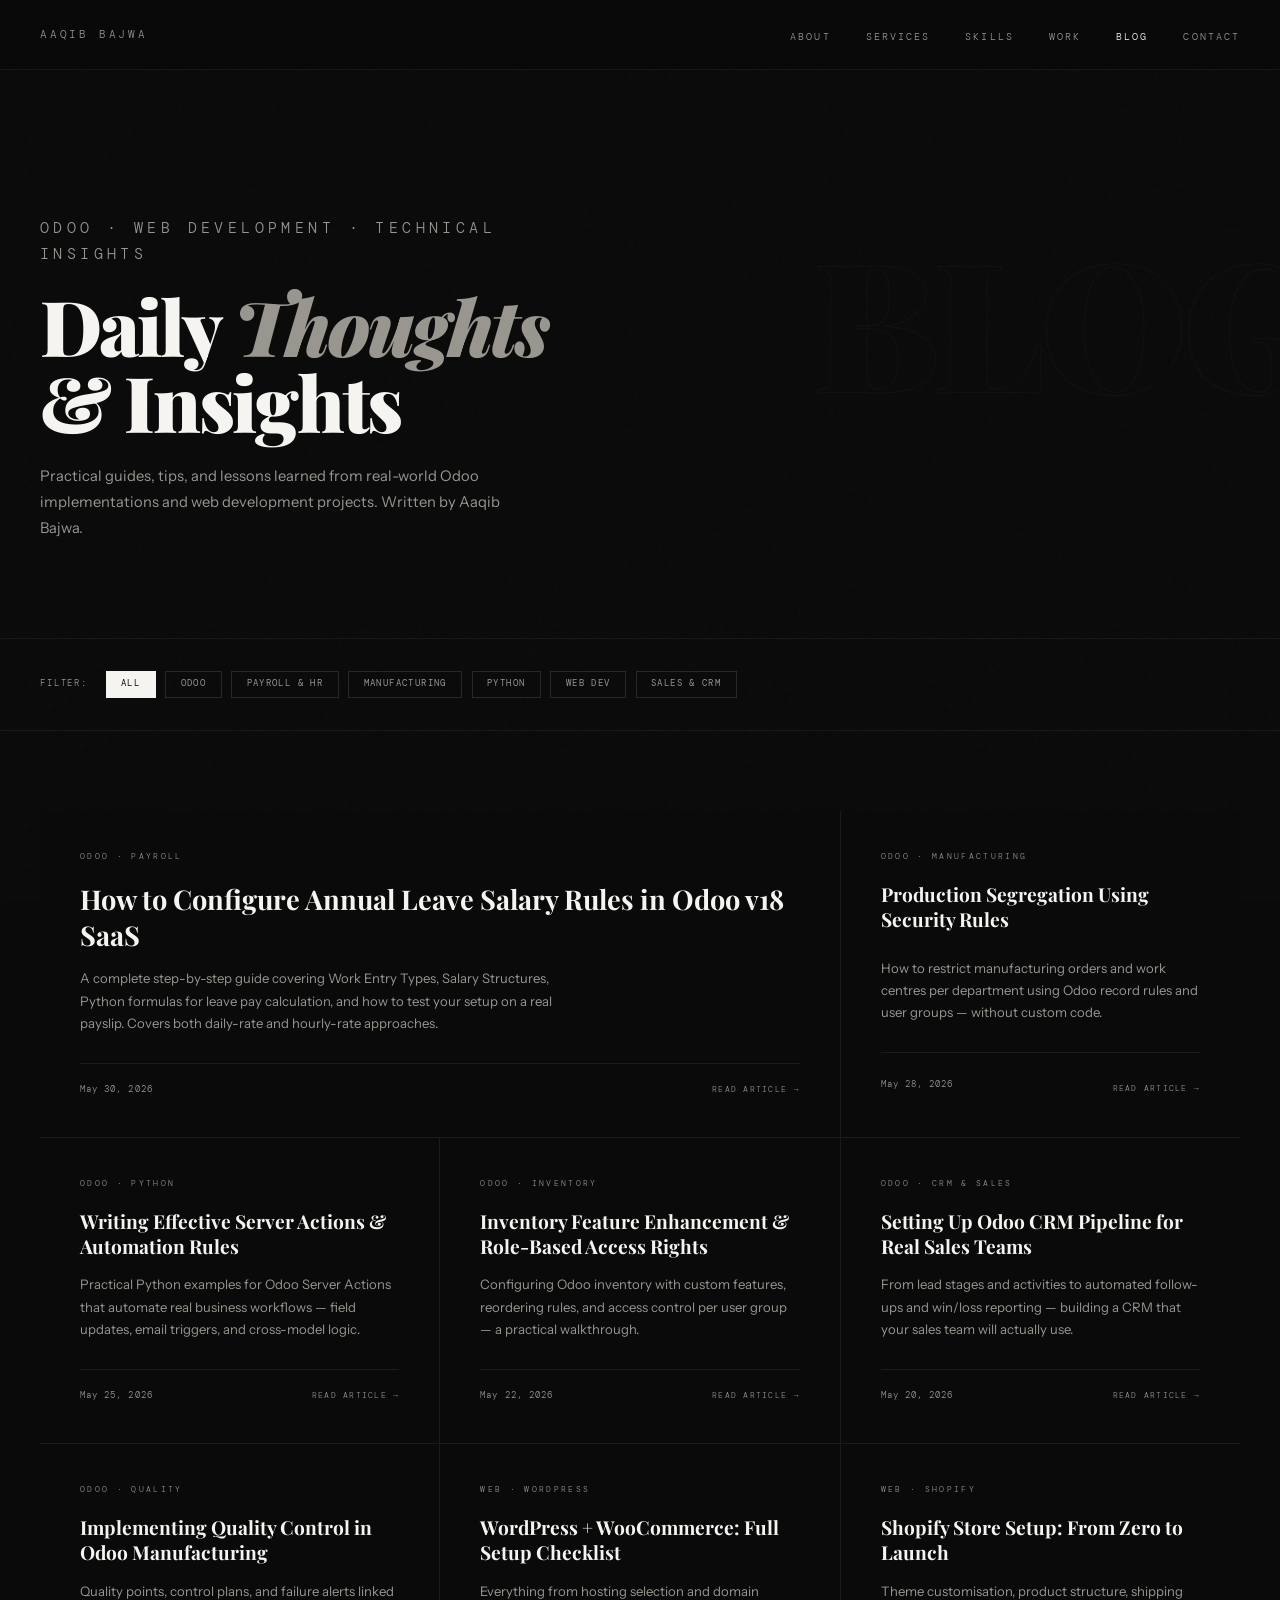
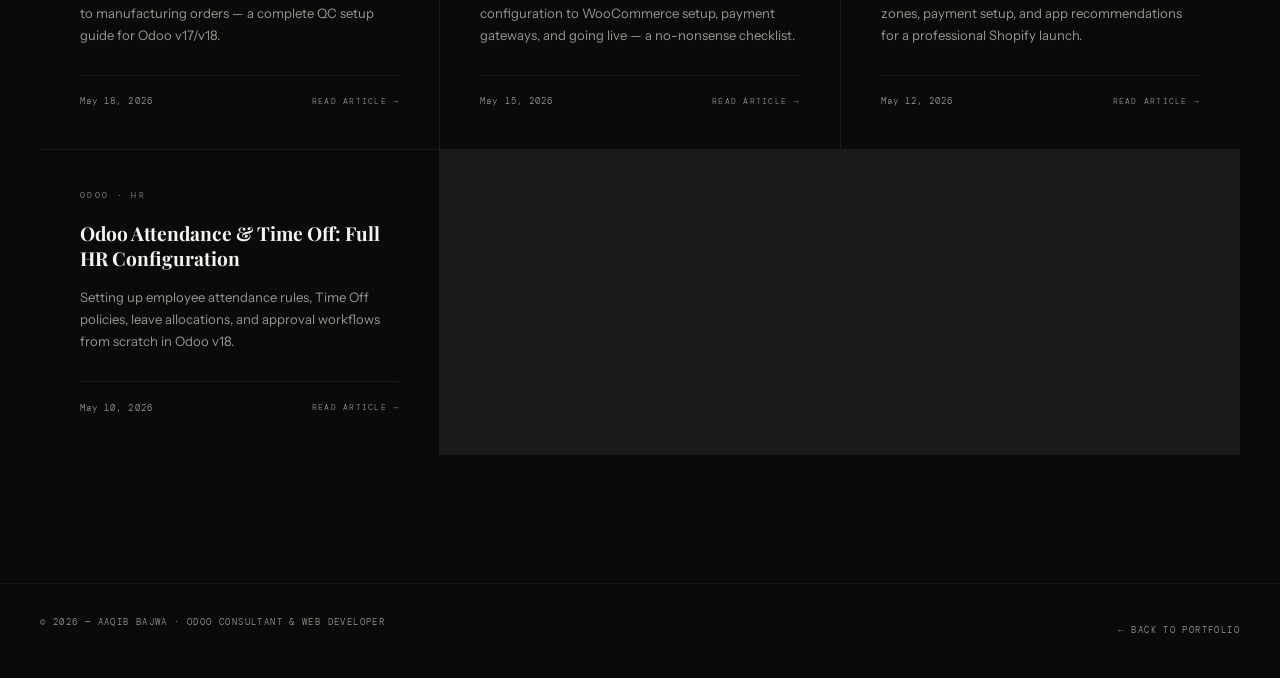
<file: blog.html>
<!DOCTYPE html>
<html lang="en">
<head>
  <meta charset="UTF-8" />
  <meta name="viewport" content="width=device-width, initial-scale=1.0"/>
  <title>Blog — Aaqib Bajwa</title>
  <link href="https://cdn.jsdelivr.net/npm/bootstrap@5.3.2/dist/css/bootstrap.min.css" rel="stylesheet"/>
  <link href="https://fonts.googleapis.com/css2?family=Playfair+Display:ital,wght@0,400;0,700;0,900;1,400&family=DM+Mono:wght@300;400;500&family=Instrument+Sans:wght@300;400;500&display=swap" rel="stylesheet"/>
  <link href="https://cdn.jsdelivr.net/npm/bootstrap-icons@1.11.3/font/bootstrap-icons.min.css" rel="stylesheet"/>

  <style>
    :root {
      --black: #0a0a0a;
      --white: #f5f4f0;
      --gray-soft: #e8e6e1;
      --gray-mid: #999690;
      --gray-dark: #2a2a2a;
    }

    * { margin: 0; padding: 0; box-sizing: border-box; }
    html { scroll-behavior: smooth; }

    body {
      background-color: var(--black);
      color: var(--white);
      font-family: 'Instrument Sans', sans-serif;
      font-weight: 300;
      overflow-x: hidden;
    }

    body::before {
      content: '';
      position: fixed;
      inset: 0;
      background-image: url("data:image/svg+xml,%3Csvg viewBox='0 0 200 200' xmlns='http://www.w3.org/2000/svg'%3E%3Cfilter id='n'%3E%3CfeTurbulence type='fractalNoise' baseFrequency='0.9' numOctaves='4' stitchTiles='stitch'/%3E%3C/filter%3E%3Crect width='100%25' height='100%25' filter='url(%23n)' opacity='0.04'/%3E%3C/svg%3E");
      pointer-events: none;
      z-index: 0;
      opacity: 0.5;
    }

    /* ── NAV ── */
    nav {
      position: fixed;
      top: 0; left: 0; right: 0;
      z-index: 100;
      padding: 1.4rem 2.5rem;
      display: flex;
      justify-content: space-between;
      align-items: center;
      border-bottom: 1px solid rgba(255,255,255,0.06);
      background: rgba(10,10,10,0.88);
      backdrop-filter: blur(12px);
    }

    .nav-logo {
      font-family: 'DM Mono', monospace;
      font-size: 0.7rem;
      letter-spacing: 0.25em;
      text-transform: uppercase;
      color: var(--gray-mid);
      text-decoration: none;
    }

    .nav-links a {
      font-family: 'DM Mono', monospace;
      font-size: 0.65rem;
      letter-spacing: 0.2em;
      text-transform: uppercase;
      color: var(--gray-mid);
      text-decoration: none;
      margin-left: 2rem;
      transition: color 0.2s;
    }
    .nav-links a:hover, .nav-links a.active { color: var(--white); }

    /* ── BLOG HERO ── */
    .blog-hero {
      padding: 12rem 2.5rem 5rem;
      position: relative;
      border-bottom: 1px solid rgba(255,255,255,0.06);
    }

    .blog-hero-bg {
      position: absolute;
      top: 50%;
      right: -2rem;
      transform: translateY(-50%);
      font-family: 'Playfair Display', serif;
      font-size: clamp(6rem, 14vw, 18rem);
      font-weight: 900;
      color: transparent;
      -webkit-text-stroke: 1px rgba(255,255,255,0.03);
      pointer-events: none;
      user-select: none;
      letter-spacing: -0.03em;
    }

    .blog-tag {
      font-family: 'DM Mono', monospace;
      font-size: 0.6rem;
      letter-spacing: 0.3em;
      text-transform: uppercase;
      color: var(--gray-mid);
      margin-bottom: 1.2rem;
    }

    .blog-hero h1 {
      font-family: 'Playfair Display', serif;
      font-size: clamp(3rem, 6vw, 6rem);
      font-weight: 900;
      line-height: 1.0;
      letter-spacing: -0.03em;
    }

    .blog-hero h1 em {
      font-style: italic;
      color: var(--gray-mid);
    }

    .blog-hero p {
      max-width: 480px;
      font-size: 0.92rem;
      line-height: 1.75;
      color: var(--gray-mid);
      margin-top: 1.5rem;
    }

    /* ── FILTER TAGS ── */
    .filter-bar {
      padding: 2rem 2.5rem;
      border-bottom: 1px solid rgba(255,255,255,0.06);
      display: flex;
      gap: 0.6rem;
      flex-wrap: wrap;
      align-items: center;
      position: relative;
      z-index: 1;
    }

    .filter-label {
      font-family: 'DM Mono', monospace;
      font-size: 0.58rem;
      letter-spacing: 0.2em;
      text-transform: uppercase;
      color: var(--gray-mid);
      margin-right: 0.5rem;
    }

    .filter-btn {
      font-family: 'DM Mono', monospace;
      font-size: 0.58rem;
      letter-spacing: 0.15em;
      text-transform: uppercase;
      padding: 0.35rem 0.9rem;
      border: 1px solid rgba(255,255,255,0.12);
      color: var(--gray-mid);
      background: transparent;
      cursor: pointer;
      transition: all 0.2s;
    }

    .filter-btn:hover, .filter-btn.active {
      background: var(--white);
      color: var(--black);
      border-color: var(--white);
    }

    /* ── POSTS GRID ── */
    .posts-section {
      padding: 5rem 2.5rem 8rem;
      position: relative;
      z-index: 1;
    }

    .posts-grid {
      display: grid;
      grid-template-columns: repeat(3, 1fr);
      gap: 1px;
      background: rgba(255,255,255,0.07);
    }

    .post-card {
      background: var(--black);
      padding: 2.5rem;
      cursor: pointer;
      transition: background 0.25s;
      display: flex;
      flex-direction: column;
    }

    .post-card:hover { background: #141414; }

    .post-category {
      font-family: 'DM Mono', monospace;
      font-size: 0.52rem;
      letter-spacing: 0.28em;
      text-transform: uppercase;
      color: var(--gray-mid);
      margin-bottom: 1.2rem;
    }

    .post-title {
      font-family: 'Playfair Display', serif;
      font-size: 1.2rem;
      font-weight: 700;
      line-height: 1.3;
      color: var(--white);
      margin-bottom: 0.9rem;
      flex: 1;
    }

    .post-excerpt {
      font-size: 0.82rem;
      line-height: 1.7;
      color: var(--gray-mid);
      margin-bottom: 1.8rem;
    }

    .post-meta {
      display: flex;
      justify-content: space-between;
      align-items: center;
      border-top: 1px solid rgba(255,255,255,0.07);
      padding-top: 1.2rem;
    }

    .post-date {
      font-family: 'DM Mono', monospace;
      font-size: 0.55rem;
      letter-spacing: 0.12em;
      color: var(--gray-mid);
    }

    .post-read {
      font-family: 'DM Mono', monospace;
      font-size: 0.52rem;
      letter-spacing: 0.15em;
      text-transform: uppercase;
      color: var(--gray-mid);
      transition: color 0.2s;
    }

    .post-card:hover .post-read { color: var(--white); }

    /* ── FEATURED POST (spans 2 cols) ── */
    .post-card.featured {
      grid-column: span 2;
    }

    .post-card.featured .post-title {
      font-size: 1.7rem;
    }

    .post-card.featured .post-excerpt {
      max-width: 500px;
    }

    /* ── SINGLE POST MODAL ── */
    .post-modal-overlay {
      position: fixed;
      inset: 0;
      background: rgba(5,5,5,0.97);
      z-index: 200;
      display: none;
      overflow-y: auto;
    }

    .post-modal-overlay.open { display: block; }

    .post-modal {
      max-width: 740px;
      margin: 0 auto;
      padding: 6rem 2.5rem 8rem;
    }

    .modal-close {
      position: fixed;
      top: 1.8rem;
      right: 2.5rem;
      font-family: 'DM Mono', monospace;
      font-size: 0.6rem;
      letter-spacing: 0.2em;
      text-transform: uppercase;
      color: var(--gray-mid);
      cursor: pointer;
      background: none;
      border: none;
      display: flex;
      align-items: center;
      gap: 0.5rem;
      transition: color 0.2s;
      z-index: 201;
    }

    .modal-close:hover { color: var(--white); }

    .modal-category {
      font-family: 'DM Mono', monospace;
      font-size: 0.58rem;
      letter-spacing: 0.28em;
      text-transform: uppercase;
      color: var(--gray-mid);
      margin-bottom: 1.5rem;
    }

    .modal-title {
      font-family: 'Playfair Display', serif;
      font-size: clamp(2rem, 4vw, 3.2rem);
      font-weight: 900;
      line-height: 1.1;
      letter-spacing: -0.02em;
      margin-bottom: 1rem;
    }

    .modal-meta {
      font-family: 'DM Mono', monospace;
      font-size: 0.58rem;
      letter-spacing: 0.15em;
      color: var(--gray-mid);
      margin-bottom: 3rem;
      padding-bottom: 2rem;
      border-bottom: 1px solid rgba(255,255,255,0.08);
    }

    .modal-body {
      font-size: 1rem;
      line-height: 1.9;
      color: var(--gray-soft);
    }

    .modal-body h2 {
      font-family: 'Playfair Display', serif;
      font-size: 1.5rem;
      font-weight: 700;
      color: var(--white);
      margin: 2.5rem 0 1rem;
      letter-spacing: -0.01em;
    }

    .modal-body h3 {
      font-family: 'Playfair Display', serif;
      font-size: 1.15rem;
      font-weight: 700;
      color: var(--white);
      margin: 2rem 0 0.7rem;
    }

    .modal-body p { margin-bottom: 1.3rem; }

    .modal-body code {
      font-family: 'DM Mono', monospace;
      font-size: 0.82rem;
      background: rgba(255,255,255,0.06);
      padding: 0.15rem 0.45rem;
      color: var(--gray-soft);
    }

    .modal-body pre {
      background: #111;
      border: 1px solid rgba(255,255,255,0.08);
      padding: 1.5rem;
      overflow-x: auto;
      margin: 1.5rem 0;
      font-family: 'DM Mono', monospace;
      font-size: 0.78rem;
      line-height: 1.7;
      color: var(--gray-soft);
    }

    .modal-body ul, .modal-body ol {
      margin: 0 0 1.3rem 1.5rem;
    }

    .modal-body li { margin-bottom: 0.4rem; }

    .modal-body strong { color: var(--white); font-weight: 500; }

    .modal-body blockquote {
      border-left: 2px solid rgba(255,255,255,0.2);
      padding-left: 1.5rem;
      margin: 1.5rem 0;
      color: var(--gray-mid);
      font-style: italic;
    }

    /* ── NEWSLETTER ── */
    .newsletter {
      background: var(--gray-dark);
      padding: 5rem 2.5rem;
      border-top: 1px solid rgba(255,255,255,0.06);
      position: relative;
      z-index: 1;
    }

    .newsletter h2 {
      font-family: 'Playfair Display', serif;
      font-size: clamp(1.8rem, 3vw, 2.8rem);
      font-weight: 700;
      letter-spacing: -0.02em;
      margin-bottom: 0.7rem;
    }

    .newsletter p {
      font-size: 0.88rem;
      color: var(--gray-mid);
      margin-bottom: 2rem;
    }

    .newsletter-form {
      display: flex;
      gap: 0;
      max-width: 480px;
    }

    .newsletter-form input {
      flex: 1;
      background: transparent;
      border: 1px solid rgba(255,255,255,0.15);
      border-right: none;
      color: var(--white);
      font-family: 'Instrument Sans', sans-serif;
      font-size: 0.88rem;
      padding: 0.8rem 1.2rem;
      outline: none;
      transition: border-color 0.2s;
    }

    .newsletter-form input:focus { border-color: rgba(255,255,255,0.4); }
    .newsletter-form input::placeholder { color: var(--gray-mid); }

    .newsletter-form button {
      padding: 0.8rem 1.8rem;
      background: var(--white);
      color: var(--black);
      border: 1px solid var(--white);
      font-family: 'DM Mono', monospace;
      font-size: 0.6rem;
      letter-spacing: 0.2em;
      text-transform: uppercase;
      cursor: pointer;
      transition: background 0.2s;
      white-space: nowrap;
    }

    .newsletter-form button:hover { background: var(--gray-soft); }

    /* ── FOOTER ── */
    footer {
      padding: 2rem 2.5rem;
      border-top: 1px solid rgba(255,255,255,0.06);
      display: flex;
      justify-content: space-between;
      align-items: center;
      position: relative;
      z-index: 1;
    }

    footer p {
      font-family: 'DM Mono', monospace;
      font-size: 0.58rem;
      letter-spacing: 0.15em;
      text-transform: uppercase;
      color: var(--gray-mid);
    }

    footer a {
      font-family: 'DM Mono', monospace;
      font-size: 0.58rem;
      letter-spacing: 0.15em;
      text-transform: uppercase;
      color: var(--gray-mid);
      text-decoration: none;
      transition: color 0.2s;
    }

    footer a:hover { color: var(--white); }

    /* ── REVEAL ── */
    .reveal {
      opacity: 0;
      transform: translateY(24px);
      transition: opacity 0.6s ease, transform 0.6s ease;
    }
    .reveal.visible { opacity: 1; transform: none; }

    /* ── RESPONSIVE ── */
    @media (max-width: 768px) {
      nav { padding: 1.2rem 1.5rem; }
      .nav-links { display: none; }
      .blog-hero { padding: 9rem 1.5rem 3rem; }
      .posts-section { padding: 3rem 1.5rem 5rem; }
      .filter-bar { padding: 1.5rem; }
      .posts-grid { grid-template-columns: 1fr; }
      .post-card.featured { grid-column: span 1; }
      .post-card.featured .post-title { font-size: 1.3rem; }
      .post-modal { padding: 5rem 1.5rem 5rem; }
      .modal-close { right: 1.5rem; }
      .newsletter { padding: 3rem 1.5rem; }
      .newsletter-form { flex-direction: column; }
      .newsletter-form input { border-right: 1px solid rgba(255,255,255,0.15); border-bottom: none; }
      footer { flex-direction: column; gap: 0.5rem; padding: 1.5rem; }
    }
  </style>
</head>
<body>

<!-- NAV -->
<nav>
  <a href="index.html" class="nav-logo">Aaqib Bajwa</a>
  <div class="nav-links">
    <a href="index.html#about">About</a>
    <a href="index.html#services">Services</a>
    <a href="index.html#skills">Skills</a>
    <a href="index.html#portfolio">Work</a>
    <a href="blog.html" class="active">Blog</a>
    <a href="index.html#contact">Contact</a>
  </div>
</nav>

<!-- BLOG HERO -->
<div class="blog-hero">
  <div class="blog-hero-bg">BLOG</div>
  <p class="blog-tag">Odoo · Web Development · Technical Insights</p>
  <h1>Daily <em>Thoughts</em><br>&amp; Insights</h1>
  <p>Practical guides, tips, and lessons learned from real-world Odoo implementations and web development projects. Written by Aaqib Bajwa.</p>
</div>

<!-- FILTER BAR -->
<div class="filter-bar">
  <span class="filter-label">Filter:</span>
  <button class="filter-btn active" data-filter="all">All</button>
  <button class="filter-btn" data-filter="odoo">Odoo</button>
  <button class="filter-btn" data-filter="payroll">Payroll & HR</button>
  <button class="filter-btn" data-filter="manufacturing">Manufacturing</button>
  <button class="filter-btn" data-filter="python">Python</button>
  <button class="filter-btn" data-filter="web">Web Dev</button>
  <button class="filter-btn" data-filter="crm">Sales & CRM</button>
</div>

<!-- POSTS -->
<div class="posts-section">
  <div class="posts-grid" id="postsGrid">

    <!-- FEATURED -->
    <div class="post-card featured reveal" data-category="payroll odoo" data-post="0">
      <p class="post-category">Odoo · Payroll</p>
      <h3 class="post-title">How to Configure Annual Leave Salary Rules in Odoo v18 SaaS</h3>
      <p class="post-excerpt">A complete step-by-step guide covering Work Entry Types, Salary Structures, Python formulas for leave pay calculation, and how to test your setup on a real payslip. Covers both daily-rate and hourly-rate approaches.</p>
      <div class="post-meta">
        <span class="post-date">May 30, 2026</span>
        <span class="post-read">Read Article →</span>
      </div>
    </div>

    <div class="post-card reveal" data-category="manufacturing odoo" data-post="1">
     
      <p class="post-category">Odoo · Manufacturing</p>
      <h3 class="post-title">Production Segregation Using Security Rules</h3>
      <p class="post-excerpt">How to restrict manufacturing orders and work centres per department using Odoo record rules and user groups — without custom code.</p>
      <div class="post-meta">
        <span class="post-date">May 28, 2026</span>
         <a href="Posts/manufacturing_segregation.html" style="text-decoration:none; color:inherit;">
         <span class="post-read">Read Article →</span>
        </a>
      </div>
        
    </div>

    <div class="post-card reveal" data-category="python odoo" data-post="2">
      <p class="post-category">Odoo · Python</p>
      <h3 class="post-title">Writing Effective Server Actions & Automation Rules</h3>
      <p class="post-excerpt">Practical Python examples for Odoo Server Actions that automate real business workflows — field updates, email triggers, and cross-model logic.</p>
      <div class="post-meta">
        <span class="post-date">May 25, 2026</span>
        <span class="post-read">Read Article →</span>
      </div>
    </div>

    <div class="post-card reveal" data-category="odoo" data-post="3">
      <p class="post-category">Odoo · Inventory</p>
      <h3 class="post-title">Inventory Feature Enhancement & Role-Based Access Rights</h3>
      <p class="post-excerpt">Configuring Odoo inventory with custom features, reordering rules, and access control per user group — a practical walkthrough.</p>
      <div class="post-meta">
        <span class="post-date">May 22, 2026</span>
        <span class="post-read">Read Article →</span>
      </div>
    </div>

    <div class="post-card reveal" data-category="crm odoo" data-post="4">
      <p class="post-category">Odoo · CRM & Sales</p>
      <h3 class="post-title">Setting Up Odoo CRM Pipeline for Real Sales Teams</h3>
      <p class="post-excerpt">From lead stages and activities to automated follow-ups and win/loss reporting — building a CRM that your sales team will actually use.</p>
      <div class="post-meta">
        <span class="post-date">May 20, 2026</span>
        <span class="post-read">Read Article →</span>
      </div>
    </div>

    <div class="post-card reveal" data-category="odoo" data-post="5">
      <p class="post-category">Odoo · Quality</p>
      <h3 class="post-title">Implementing Quality Control in Odoo Manufacturing</h3>
      <p class="post-excerpt">Quality points, control plans, and failure alerts linked to manufacturing orders — a complete QC setup guide for Odoo v17/v18.</p>
      <div class="post-meta">
        <span class="post-date">May 18, 2026</span>
        <span class="post-read">Read Article →</span>
      </div>
    </div>

    <div class="post-card reveal" data-category="web" data-post="6">
      <p class="post-category">Web · WordPress</p>
      <h3 class="post-title">WordPress + WooCommerce: Full Setup Checklist</h3>
      <p class="post-excerpt">Everything from hosting selection and domain configuration to WooCommerce setup, payment gateways, and going live — a no-nonsense checklist.</p>
      <div class="post-meta">
        <span class="post-date">May 15, 2026</span>
        <span class="post-read">Read Article →</span>
      </div>
    </div>

    <div class="post-card reveal" data-category="web" data-post="7">
      <p class="post-category">Web · Shopify</p>
      <h3 class="post-title">Shopify Store Setup: From Zero to Launch</h3>
      <p class="post-excerpt">Theme customisation, product structure, shipping zones, payment setup, and app recommendations for a professional Shopify launch.</p>
      <div class="post-meta">
        <span class="post-date">May 12, 2026</span>
        <span class="post-read">Read Article →</span>
      </div>
    </div>

    <div class="post-card reveal" data-category="payroll odoo" data-post="8">
      <p class="post-category">Odoo · HR</p>
      <h3 class="post-title">Odoo Attendance & Time Off: Full HR Configuration</h3>
      <p class="post-excerpt">Setting up employee attendance rules, Time Off policies, leave allocations, and approval workflows from scratch in Odoo v18.</p>
      <div class="post-meta">
        <span class="post-date">May 10, 2026</span>
        <span class="post-read">Read Article →</span>
      </div>
    </div>

  </div>
</div>

<!-- NEWSLETTER
<div class="newsletter">
  <div class="row align-items-center">
    <div class="col-md-6 reveal">
      <h2>Stay in the Loop</h2>
      <p>New articles on Odoo, web development, and practical ERP insights — delivered when they're ready, no spam.</p>
      <div class="newsletter-form">
        <input type="email" placeholder="your@email.com" />
        <button type="button">Subscribe</button>
      </div>
    </div>
    <div class="col-md-6 reveal" style="padding-top: 2rem;">
      <div style="display:flex; gap:3rem; padding-left: 2rem;">
        <div>
          <p style="font-family:'Playfair Display',serif; font-size:2.5rem; font-weight:900; color:var(--white); line-height:1; margin-bottom:0.3rem;">9</p>
          <p style="font-family:'DM Mono',monospace; font-size:0.58rem; letter-spacing:0.15em; text-transform:uppercase; color:var(--gray-mid);">Articles</p>
        </div>
        <div>
          <p style="font-family:'Playfair Display',serif; font-size:2.5rem; font-weight:900; color:var(--white); line-height:1; margin-bottom:0.3rem;">5</p>
          <p style="font-family:'DM Mono',monospace; font-size:0.58rem; letter-spacing:0.15em; text-transform:uppercase; color:var(--gray-mid);">Topics</p>
        </div>
        <div>
          <p style="font-family:'Playfair Display',serif; font-size:2.5rem; font-weight:900; color:var(--white); line-height:1; margin-bottom:0.3rem;">∞</p>
          <p style="font-family:'DM Mono',monospace; font-size:0.58rem; letter-spacing:0.15em; text-transform:uppercase; color:var(--gray-mid);">More Coming</p>
        </div>
      </div>
    </div>
  </div>
</div> -->

<!-- FOOTER -->
<footer>
  <p>© 2026 — Aaqib Bajwa · Odoo Consultant & Web Developer</p>
  <a href="index.html">← Back to Portfolio</a>
</footer>

<!-- SINGLE POST MODAL -->
<div class="post-modal-overlay" id="postModal">
  <button class="modal-close" onclick="closePost()"><i class="bi bi-arrow-left"></i> Back to Blog</button>
  <div class="post-modal" id="postContent"></div>
</div>

<script src="https://cdn.jsdelivr.net/npm/bootstrap@5.3.2/dist/js/bootstrap.bundle.min.js"></script>
<script>

  /* ── POSTS DATA ── */
  const posts = [
    {
      category: "Odoo · Payroll",
      title: "How to Configure Annual Leave Salary Rules in Odoo v18 SaaS",
      date: "May 30, 2026",
      readTime: "8 min read",
      body: `
        <p>Configuring annual leave salary rules in Odoo v18 SaaS requires understanding how Work Entry Types, Salary Structures, and Python formulas connect. This guide walks through every step.</p>

        <h2>Step 1: Enable Developer Mode</h2>
        <p>Go to <strong>Settings → General Settings → Developer Tools → Activate Developer Mode</strong>. This unlocks the full salary rule configuration panel including Python code fields.</p>

        <h2>Step 2: Configure the Work Entry Type</h2>
        <p>Navigate to <strong>Payroll → Configuration → Work Entry Types</strong>. Find or create <strong>Annual Leave</strong> and ensure:</p>
        <ul>
          <li>Time Off is enabled</li>
          <li>Leave Type is linked to your Annual Leave time-off type</li>
          <li>Round Days is set to Full Day</li>
        </ul>

        <h2>Step 3: Link the Time Off Type</h2>
        <p>Go to <strong>Time Off → Configuration → Activity Types → Annual Leave</strong>. In the Payroll section, set the Work Entry Type to the one you just configured. Set <strong>Requires Allocation: Yes</strong>.</p>

        <h2>Step 4: Create the Salary Rule</h2>
        <p>Navigate to <strong>Payroll → Configuration → Salary Rules → New</strong>. Fill in the following:</p>
        <ul>
          <li><strong>Name:</strong> Annual Leave Pay</li>
          <li><strong>Code:</strong> ANNUAL_LEAVE</li>
          <li><strong>Category:</strong> Leaves</li>
          <li><strong>Amount Type:</strong> Python Code</li>
        </ul>
        <p>In the Python formula field, enter:</p>
        <pre>result = (contract.wage / 30) * worked_days.ANNUAL_LEAVE.number_of_days</pre>
        <p>This calculates the daily rate multiplied by the number of annual leave days taken in the payslip period.</p>

        <h2>Step 5: Add to Salary Structure</h2>
        <p>Go to <strong>Payroll → Configuration → Salary Structures</strong>, open your structure (e.g. Regular Pay), and add the ANNUAL_LEAVE rule in the Salary Rules tab.</p>

        <h2>Step 6: Test on a Payslip</h2>
        <p>Create a payslip for an employee who has validated annual leave in the period. Click <strong>Compute Sheet</strong> — the Annual Leave Pay line should appear with the correct calculated amount.</p>

        <blockquote>The <code>worked_days.ANNUAL_LEAVE</code> object only populates if the employee has validated leave requests in that payslip period. If it returns empty, check the work entry code matches exactly.</blockquote>

        <h2>Troubleshooting</h2>
        <p>If the rule doesn't appear or returns zero: verify the leave is validated (not draft), confirm the Work Entry Type code matches your Python reference, and ensure the salary structure is correctly linked to the employee's contract.</p>
      `
    },
   {
  category: "Odoo · Manufacturing",
  title: "Two-Stage Perfume Manufacturing Workflow with Security Configuration",
  date: "May 30, 2026",
  readTime: "10 min read",
  body: `
    <p>
      This document defines the standardized two-stage manufacturing workflow in Odoo v18, 
      covering fragrance production, packaging, manufacturing execution, and system-level security controls.
      The goal is to ensure accurate costing, traceability, and strict formula confidentiality.
    </p>

    <h2>1. Overview of Two-Stage Manufacturing</h2>
    <p>
      The production process is divided into two controlled phases:
    </p>
    <ul>
      <li><strong>Phase 1:</strong> Fragrance Mixing (Bulk “Juice” Production)</li>
      <li><strong>Phase 2:</strong> Packaging & Finished Goods Production</li>
    </ul>
    <p>
      This structure ensures that raw formula ingredients remain isolated from packaging operations and improves inventory accuracy.
    </p>

    <hr/>

    <h2>2. Phase One: Fragrance Mixture BoM (The "Juice")</h2>
    <p>
      Example product: <strong>MIX PERFUME A</strong> (Category: Fragrance / All / Mixed)
    </p>

    <h3>Configuration Steps</h3>
    <ol>
      <li>Create Product: MIX PERFUME A</li>
      <li>Assign Category: Fragrance / All / Mixed</li>
      <li>Set Product Type: Storable Product</li>
      <li>Set UoM: KG or Liters</li>
      <li>Create BoM under Product → Bill of Materials</li>
      <li>Set BoM Reference: MIXING</li>
      <li>Add raw materials: Oils, Alcohol, Fixatives</li>
    </ol>

    <h2>3. Phase Two: Packaging BoM (Finished Goods)</h2>
    <p>
      Example product: <strong>PERFUME A 100ml</strong> (Category: Finished Goods)
    </p>

    <h3>Configuration Steps</h3>
    <ol>
      <li>Select Product: PERFUME A 100ml</li>
      <li>Set Category: Finished Goods</li>
      <li>Set UoM: PCS</li>
      <li>Define BoM Quantity (e.g. 192 PCS per Master Carton)</li>
      <li>Add mixture component: MIX PERFUME A (e.g. 19.2 KG)</li>
      <li>Add hardware: bottles, pumps, caps, stickers</li>
      <li>Add packaging: unit boxes, inner boxes, master cartons</li>
    </ol>

    <hr/>

    <h2>4. Manufacturing Order (MO) Execution Flow</h2>

    <h3>Step 1: Create Packaging MO</h3>
    <ol>
      <li>Go to Manufacturing → Operations → Manufacturing Orders</li>
      <li>Create new MO for PERFUME A 100ml</li>
      <li>Set quantity (e.g. 192 units)</li>
      <li>Click Confirm</li>
    </ol>

    <h3>Step 2: Juice Dependency Handling</h3>
    <ul>
      <li><strong>MTO Flow:</strong> Odoo auto-creates MO for MIX PERFUME A</li>
      <li><strong>Manual Flow:</strong> Create separate MO for MIX PERFUME A first</li>
    </ul>

    <h3>Step 3: Production Execution</h3>
    <ol>
      <li>Produce MIX PERFUME A → consume raw materials → Mark Done</li>
      <li>Once available, complete PERFUME A 100ml MO</li>
      <li>Consume bottles, caps, cartons → Mark Done</li>
    </ol>

    <hr/>

    <h2>5. Security & Access Control Configuration</h2>

    <h3>5.1 Hide Bills of Materials Menu</h3>
    <p>
      Restrict BoM visibility for standard users by updating menu visibility rules in:
      Settings → Technical → User Interface → Menu Items
    </p>

    <h3>5.2 Record Rules for Manufacturing Orders</h3>
    <p>Restrict users to their own manufacturing orders using domain filters:</p>
    <pre>
['|', ('user_id', '=', user.id), ('create_uid', '=', user.id)]
    </pre>

    <h3>5.3 Product Category Security (Department Isolation)</h3>
    <p>
      Manufacturing access is separated by product category using group-based domains:
    </p>

    <ul>
      <li><strong>Formulation Group:</strong> Category 80 only</li>
      <li><strong>Packaging Group:</strong> Category 61 only</li>
      <li><strong>Admin Group:</strong> Full access to both</li>
    </ul>

    <h3>XML View Logic (product filtering in MO)</h3>
    <p>Product selection in Manufacturing Order is restricted using group-based domains:</p>

    <pre>
&lt;field name="product_id" groups="Fragrance.Formulation" domain="[('categ_id', 'child_of', 80)]"/&gt;
&lt;field name="product_id" groups="Finish_goods.raw_material" domain="[('categ_id', 'child_of', 61)]"/&gt;
&lt;field name="product_id" groups="mrp.group_mrp_manager" domain="[('categ_id', 'child_of', [61, 80])]"/&gt;
    </pre>

    <hr/>

    <h2>6. Key Security Principles</h2>
    <ul>
      <li>Manufacturing users cannot access BoM formulas</li>
      <li>Formula (Juice) is separated from packaging process</li>
      <li>Each department sees only assigned product categories</li>
      <li>Admins retain full visibility across system</li>
    </ul>

    <h2>7. Maintenance & Audit</h2>
    <ul>
      <li>Review security groups quarterly</li>
      <li>Test with non-admin accounts after changes</li>
      <li>Ensure no accidental assignment to admin group</li>
    </ul>

    <blockquote>
      Always validate security rules using a standard Manufacturing User account. 
      Odoo administrators bypass record rules by default.
    </blockquote>

    <hr/>

    
    <p><strong>System:</strong> Odoo v18 SaaS Enterprise</p>
    <p><strong>Reference:</strong> Security_Setup_v1.0</p>
  `
},
    {
      category: "Odoo · Python",
      title: "Writing Effective Server Actions & Automation Rules",
      date: "May 25, 2026",
      readTime: "7 min read",
      body: `
        <p>Server Actions and Automation Rules are two of the most powerful tools in Odoo for automating business workflows — and they're often underused. Here are practical patterns that work in production.</p>

        <h2>Server Actions vs Automation Rules</h2>
        <p><strong>Server Actions</strong> are reusable Python code blocks you trigger manually, from buttons, or from automation rules. <strong>Automation Rules</strong> are event-driven triggers (on record create, update, time condition) that call Server Actions.</p>

        <h2>Example 1: Auto-Send Email When Sale Order Confirmed</h2>
        <pre>for record in records:
    if record.state == 'sale':
        template = env.ref('sale.email_template_edi_sale')
        template.send_mail(record.id, force_send=True)</pre>

        <h2>Example 2: Set a Custom Field on Manufacturing Order Confirmation</h2>
        <pre>for record in records:
    record.write({
        'x_confirmed_by': env.user.name,
        'x_confirmed_date': fields.Datetime.now(),
    })</pre>

        <h2>Example 3: Auto-Assign Responsible Person Based on Department</h2>
        <pre>for record in records:
    if record.department_id.name == 'Production':
        manager = env['res.users'].search([
            ('name', 'ilike', 'Production Manager')
        ], limit=1)
        if manager:
            record.user_id = manager</pre>

        <h2>Best Practices</h2>
        <ul>
          <li>Always iterate over <code>records</code> (not <code>record</code>) — automation rules can pass multiple records</li>
          <li>Use <code>env.ref()</code> to reference email templates by XML ID</li>
          <li>Wrap risky operations in try/except to prevent one failure from blocking others</li>
          <li>Test in developer mode with a single record before enabling on all</li>
        </ul>

        <blockquote>Automation Rules with "Time Condition" triggers are ideal for SLA enforcement — e.g. escalate a support ticket if not responded to within 24 hours.</blockquote>
      `
    },
    {
      category: "Odoo · Inventory",
      title: "Inventory Feature Enhancement & Role-Based Access Rights",
      date: "May 22, 2026",
      readTime: "5 min read",
      body: `
        <p>Odoo's inventory module is powerful out of the box, but most businesses need enhancements — custom fields, tighter access control, and workflow adjustments. Here's a practical approach.</p>

        <h2>Common Inventory Enhancements</h2>
        <ul>
          <li>Adding custom fields to stock moves (e.g. batch number, project code)</li>
          <li>Automatic reordering rules per product category</li>
          <li>Custom inventory valuation reports</li>
          <li>Blocking negative stock per warehouse</li>
        </ul>

        <h2>Setting Up Role-Based Access</h2>
        <p>Odoo has built-in inventory user roles: <strong>User</strong> (basic operations) and <strong>Manager</strong> (full access). For finer control, create custom groups and record rules scoped to specific warehouses or product categories.</p>

        <h2>Blocking Negative Stock</h2>
        <p>Go to <strong>Inventory → Configuration → Warehouses</strong> and enable "Negative Stock" restrictions per location. For a global setting, go to <strong>Inventory → Configuration → Settings → Traceability</strong>.</p>

        <h2>Custom Reordering Rules</h2>
        <p>Navigate to <strong>Inventory → Operations → Replenishment</strong>. Set minimum and maximum quantities per product/location. Odoo will automatically generate purchase or manufacturing orders when stock falls below the minimum.</p>

        <blockquote>For complex inventory setups, always enable multi-step routes (3-step receiving / shipping) from the start — retrofitting this later disrupts existing flows.</blockquote>
      `
    },
    {
      category: "Odoo · CRM & Sales",
      title: "Setting Up Odoo CRM Pipeline for Real Sales Teams",
      date: "May 20, 2026",
      readTime: "6 min read",
      body: `
        <p>A CRM that your sales team ignores is worse than no CRM at all. Here's how to configure Odoo CRM to match real sales behaviour — not just the textbook process.</p>

        <h2>Designing Your Pipeline Stages</h2>
        <p>Keep stages simple: <strong>New → Qualified → Proposal Sent → Negotiation → Won/Lost</strong>. Avoid creating too many stages — each stage should require a concrete action, not just a status label.</p>

        <h2>Lead Scoring & Assignment</h2>
        <p>Enable lead scoring under <strong>CRM → Configuration → Settings → Predictive Lead Scoring</strong>. Odoo will assign a probability to each lead based on historical win rates. Use this to prioritise your team's effort.</p>

        <h2>Automated Activities</h2>
        <p>Set up automatic activities when a lead moves to a stage. For example, when a lead enters "Proposal Sent", automatically schedule a follow-up call in 3 days. Go to the stage settings and add a default activity type.</p>

        <h2>Sales Teams & Territories</h2>
        <p>Create Sales Teams under <strong>CRM → Configuration → Sales Teams</strong>. Assign team members and set up assignment rules based on country, industry, or lead source to ensure leads reach the right person automatically.</p>

        <h2>Win/Loss Analysis</h2>
        <p>Always mark lost leads with a reason. Over time, the Lost Reason analysis report becomes your most valuable tool for understanding why deals fail and adjusting your approach.</p>

        <blockquote>The best CRM setup is the one your team actually fills in. Start simple, gather feedback after 4 weeks, then refine.</blockquote>
      `
    },
    {
      category: "Odoo · Quality",
      title: "Implementing Quality Control in Odoo Manufacturing",
      date: "May 18, 2026",
      readTime: "5 min read",
      body: `
        <p>Odoo's Quality module integrates directly with Manufacturing and Inventory to create traceable quality checkpoints. Here's how to implement it properly.</p>

        <h2>Enable the Quality Module</h2>
        <p>Go to <strong>Apps</strong> and install <strong>Quality Control</strong>. This adds Quality Points, Quality Checks, and Alerts to your Manufacturing and Inventory flows.</p>

        <h2>Create Quality Control Points</h2>
        <p>Navigate to <strong>Quality → Configuration → Control Points</strong>. Define when and where checks happen — at goods receipt, during manufacturing operations, or at product delivery. Each control point specifies the product, operation type, and check type (Pass/Fail, Measure, Instructions).</p>

        <h2>Linking Checks to Manufacturing Operations</h2>
        <p>When a manufacturing order reaches the relevant operation, Odoo automatically generates a Quality Check. The operator must complete the check before they can proceed. Failed checks trigger an alert that notifies the quality manager.</p>

        <h2>Quality Alerts</h2>
        <p>Alerts can be raised manually or automatically on check failure. They include root cause, corrective action, and responsible person fields — giving you a full audit trail.</p>

        <h2>Reporting</h2>
        <p>Use the <strong>Quality → Reporting</strong> section to analyse failure rates by product, operation, and time period. This data drives continuous improvement decisions.</p>

        <blockquote>Connect Quality Checks to specific work centre operations for maximum traceability — this ensures checks happen at the right physical point in production, not just on the order.</blockquote>
      `
    },
    {
      category: "Web · WordPress",
      title: "WordPress + WooCommerce: Full Setup Checklist",
      date: "May 15, 2026",
      readTime: "7 min read",
      body: `
        <p>Launching a WooCommerce store properly takes more than installing a theme. Here's the full checklist I use for every client project.</p>

        <h2>Hosting & Domain</h2>
        <ul>
          <li>Choose a managed WordPress host (SiteGround, Kinsta, or WP Engine for performance)</li>
          <li>Point domain nameservers to host's DNS</li>
          <li>Install SSL certificate (Let's Encrypt is free on most hosts)</li>
          <li>Set up professional email via cPanel or Google Workspace</li>
        </ul>

        <h2>WordPress Core Setup</h2>
        <ul>
          <li>Install WordPress via one-click installer</li>
          <li>Set permalink structure to <code>/shop/product-name/</code></li>
          <li>Delete default posts, pages, and sample data</li>
          <li>Install and activate a lightweight theme or custom Bootstrap theme</li>
        </ul>

        <h2>WooCommerce Configuration</h2>
        <ul>
          <li>Run WooCommerce setup wizard — store details, currency, payment methods</li>
          <li>Configure shipping zones and rates per region</li>
          <li>Set up tax rules (or use WooCommerce Tax if applicable)</li>
          <li>Install Stripe or PayPal for payment processing</li>
          <li>Enable guest checkout alongside account registration</li>
        </ul>

        <h2>Essential Plugins</h2>
        <ul>
          <li><strong>Yoast SEO</strong> — on-page SEO</li>
          <li><strong>WP Rocket</strong> — caching and performance</li>
          <li><strong>Wordfence</strong> — security</li>
          <li><strong>UpdraftPlus</strong> — automated backups</li>
        </ul>

        <h2>Pre-Launch Testing</h2>
        <p>Place a test order through every payment method. Check mobile responsiveness, page load speed (target under 3 seconds), and all transactional emails (order confirmation, shipping notification).</p>

        <blockquote>Always run GTmetrix and Google PageSpeed Insights before handing a site to a client. A slow store loses sales before a customer even sees a product.</blockquote>
      `
    },
    {
      category: "Web · Shopify",
      title: "Shopify Store Setup: From Zero to Launch",
      date: "May 12, 2026",
      readTime: "5 min read",
      body: `
        <p>Shopify is fast to launch, but a professional setup requires attention to detail. Here's the sequence I follow for every Shopify project.</p>

        <h2>Account & Domain</h2>
        <p>Create the Shopify account and immediately connect the custom domain under <strong>Online Store → Domains</strong>. Point DNS records as instructed, and enable HTTPS (Shopify handles SSL automatically).</p>

        <h2>Theme Setup</h2>
        <p>Start with a free Shopify theme or a premium one from the Theme Store. Customise via the visual editor — upload brand logo, set colours and fonts, configure header and footer navigation. For deeper customisation, edit the <code>theme.liquid</code> file directly.</p>

        <h2>Products & Collections</h2>
        <p>Structure collections logically before adding products. Each product needs: a clear title, description with keywords, at least 3 product images, correct variants (size, colour), and accurate weight for shipping calculations.</p>

        <h2>Payment & Shipping</h2>
        <p>Enable Shopify Payments (where available) or Stripe as the primary gateway. Configure shipping zones under <strong>Settings → Shipping and Delivery</strong>. Set flat rates, weight-based rates, or free shipping thresholds as needed.</p>

        <h2>Essential Apps</h2>
        <ul>
          <li><strong>Klaviyo</strong> — email marketing</li>
          <li><strong>Judge.me</strong> — product reviews</li>
          <li><strong>Loox</strong> — photo reviews</li>
          <li><strong>TikTok / Meta</strong> — social channel integration</li>
        </ul>

        <h2>Pre-Launch</h2>
        <p>Place a real test order. Check all notification emails. Verify the checkout flow on mobile. Remove password protection from the store. Submit sitemap to Google Search Console.</p>

        <blockquote>Shopify's built-in analytics are good for the first year. Once you hit consistent traffic, move to Google Analytics 4 for deeper funnel analysis.</blockquote>
      `
    },
    {
      category: "Odoo · HR",
      title: "Odoo Attendance & Time Off: Full HR Configuration",
      date: "May 10, 2026",
      readTime: "6 min read",
      body: `
        <p>A properly configured HR module saves hours of manual calculation every payroll cycle. Here's the complete setup for Attendance and Time Off in Odoo v18.</p>

        <h2>Work Schedules</h2>
        <p>Start with <strong>Employees → Configuration → Work Schedules</strong>. Create schedules that match your actual working hours — standard 8-hour day, flexible, or shift-based. Each schedule defines the expected working hours per day and week, which feeds into attendance comparison and payroll.</p>

        <h2>Attendance Configuration</h2>
        <p>Enable attendance under <strong>Attendances → Configuration → Settings</strong>. Choose between manual check-in/out, biometric device integration, or kiosk mode. Link each employee's contract to the correct work schedule so Odoo knows what "on time" looks like.</p>

        <h2>Time Off Types</h2>
        <p>Navigate to <strong>Time Off → Configuration → Activity Types</strong>. Create types for Annual Leave, Sick Leave, Emergency Leave, etc. For each type configure:</p>
        <ul>
          <li>Requires allocation (Yes for annual leave, No for sick leave typically)</li>
          <li>Approval (no validation, by time off officer, or by manager)</li>
          <li>Carry-over rules (do unused days roll to next year?)</li>
          <li>Linked Work Entry Type (for payroll integration)</li>
        </ul>

        <h2>Leave Allocations</h2>
        <p>Go to <strong>Time Off → Managers → Allocation Requests</strong>. Create bulk allocations for all employees at the start of each year, or set up accrual plans that automatically add leave days monthly.</p>

        <h2>Approval Workflows</h2>
        <p>For each Time Off type, set the validation mode. "By Time Off Officer" means HR approves all requests centrally. "Set by Time Off Officer" allows team managers to approve their direct reports' requests — better for larger organisations.</p>

        <blockquote>Always link your Time Off types to the correct Work Entry Type before your first payroll run — fixing this retroactively on validated payslips is painful.</blockquote>
      `
    }
  ];
 /* ── OPEN / CLOSE POST ── */
  function openPost(index) {
    const post = posts[index];
    document.getElementById('postContent').innerHTML = `
      <p class="modal-category">${post.category}</p>
      <h1 class="modal-title">${post.title}</h1>
      <p class="modal-meta">${post.date} &nbsp;·&nbsp; ${post.readTime} &nbsp;·&nbsp; Aaqib Bajwa</p>
      <div class="modal-body">${post.body}</div>
    `;
    document.getElementById('postModal').classList.add('open');
    document.body.style.overflow = 'hidden';
    document.getElementById('postModal').scrollTo(0, 0);
  }

  function closePost() {
    document.getElementById('postModal').classList.remove('open');
    document.body.style.overflow = '';
  }

  // Attach click handlers to cards
  document.querySelectorAll('.post-card').forEach(card => {
    card.addEventListener('click', () => {
      const idx = parseInt(card.getAttribute('data-post'));
      openPost(idx);
    });
  });

  // Close on Escape
  document.addEventListener('keydown', e => {
    if (e.key === 'Escape') closePost();
  });

  /* ── FILTER ── */
  document.querySelectorAll('.filter-btn').forEach(btn => {
    btn.addEventListener('click', function() {
      document.querySelectorAll('.filter-btn').forEach(b => b.classList.remove('active'));
      this.classList.add('active');
      const filter = this.getAttribute('data-filter');
      document.querySelectorAll('.post-card').forEach(card => {
        const cats = card.getAttribute('data-category') || '';
        if (filter === 'all' || cats.includes(filter)) {
          card.style.display = '';
        } else {
          card.style.display = 'none';
        }
      });
    });
  });

  /* ── REVEAL ── */
  const reveals = document.querySelectorAll('.reveal');
  const observer = new IntersectionObserver(entries => {
    entries.forEach((entry, i) => {
      if (entry.isIntersecting) {
        setTimeout(() => entry.target.classList.add('visible'), i * 60);
        observer.unobserve(entry.target);
      }
    });
  }, { threshold: 0.1 });
  reveals.forEach(el => observer.observe(el));

</script>

</body>
</html>
</file>
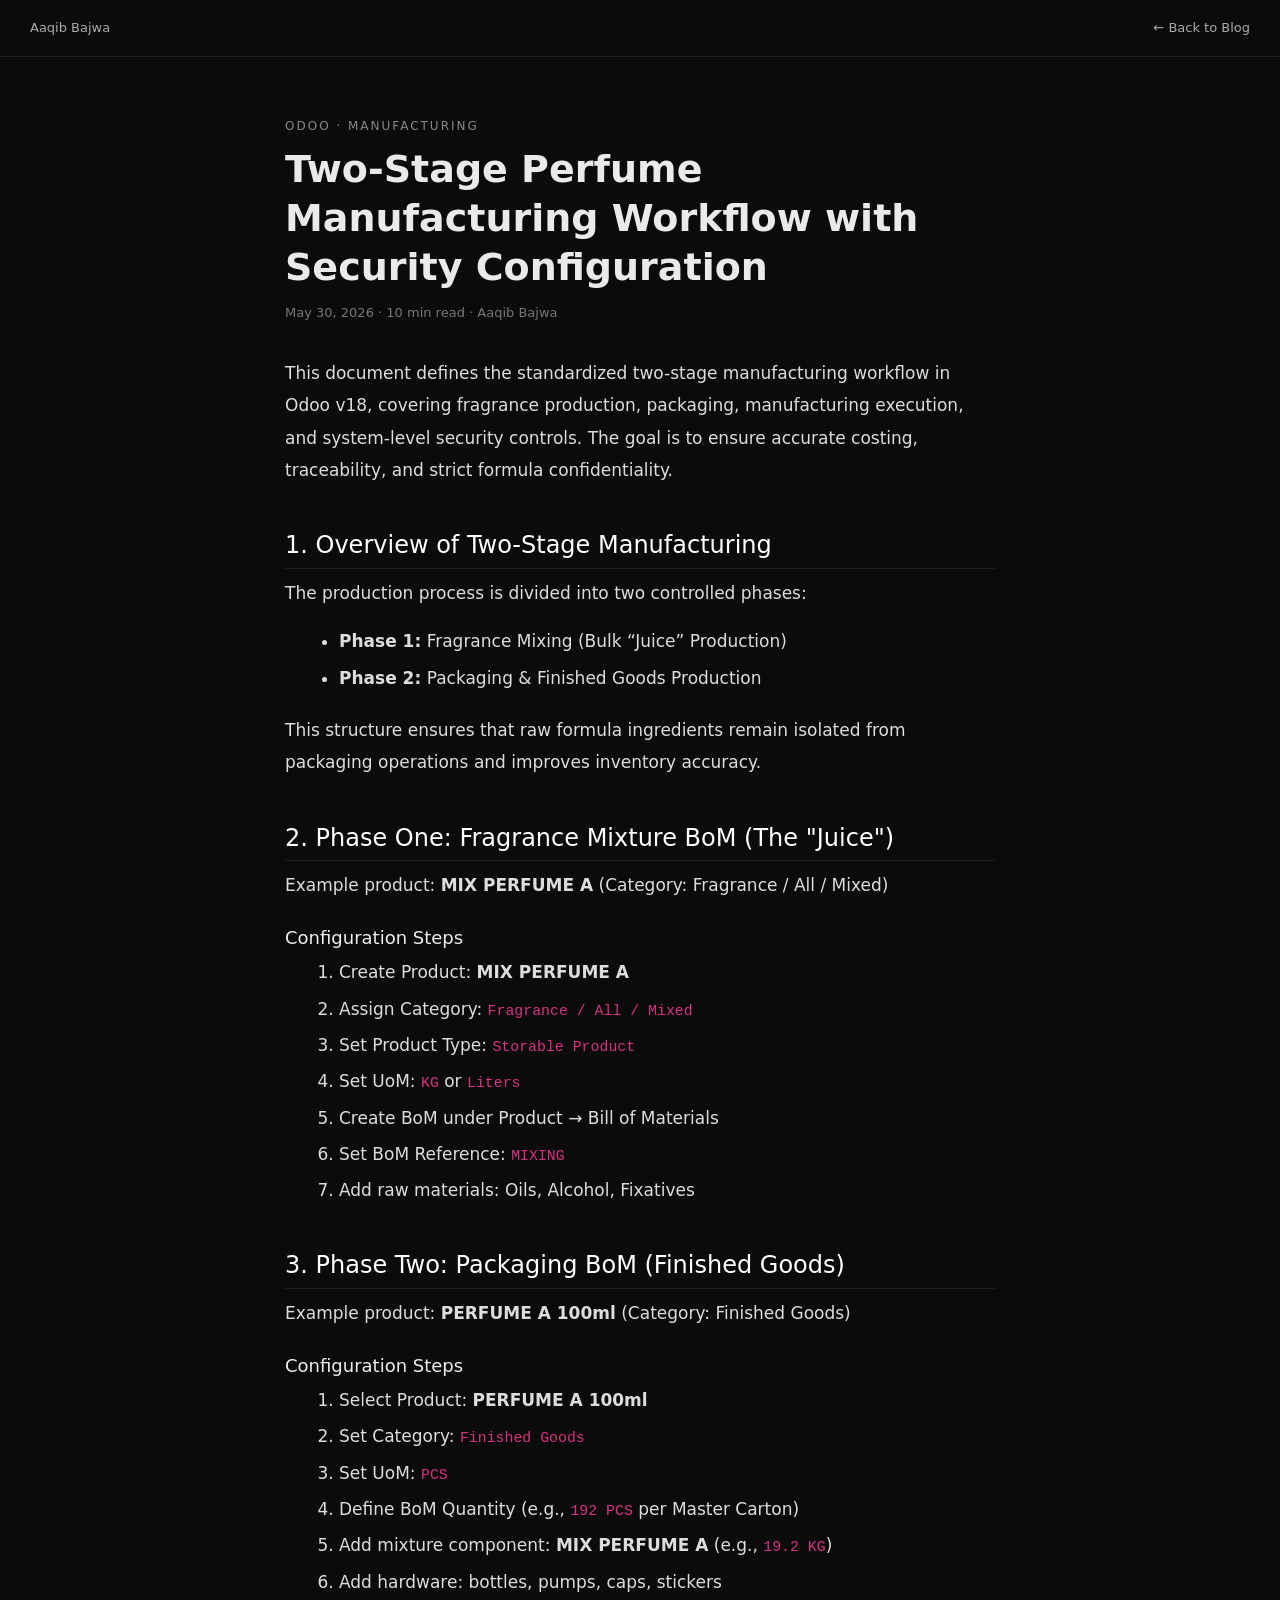
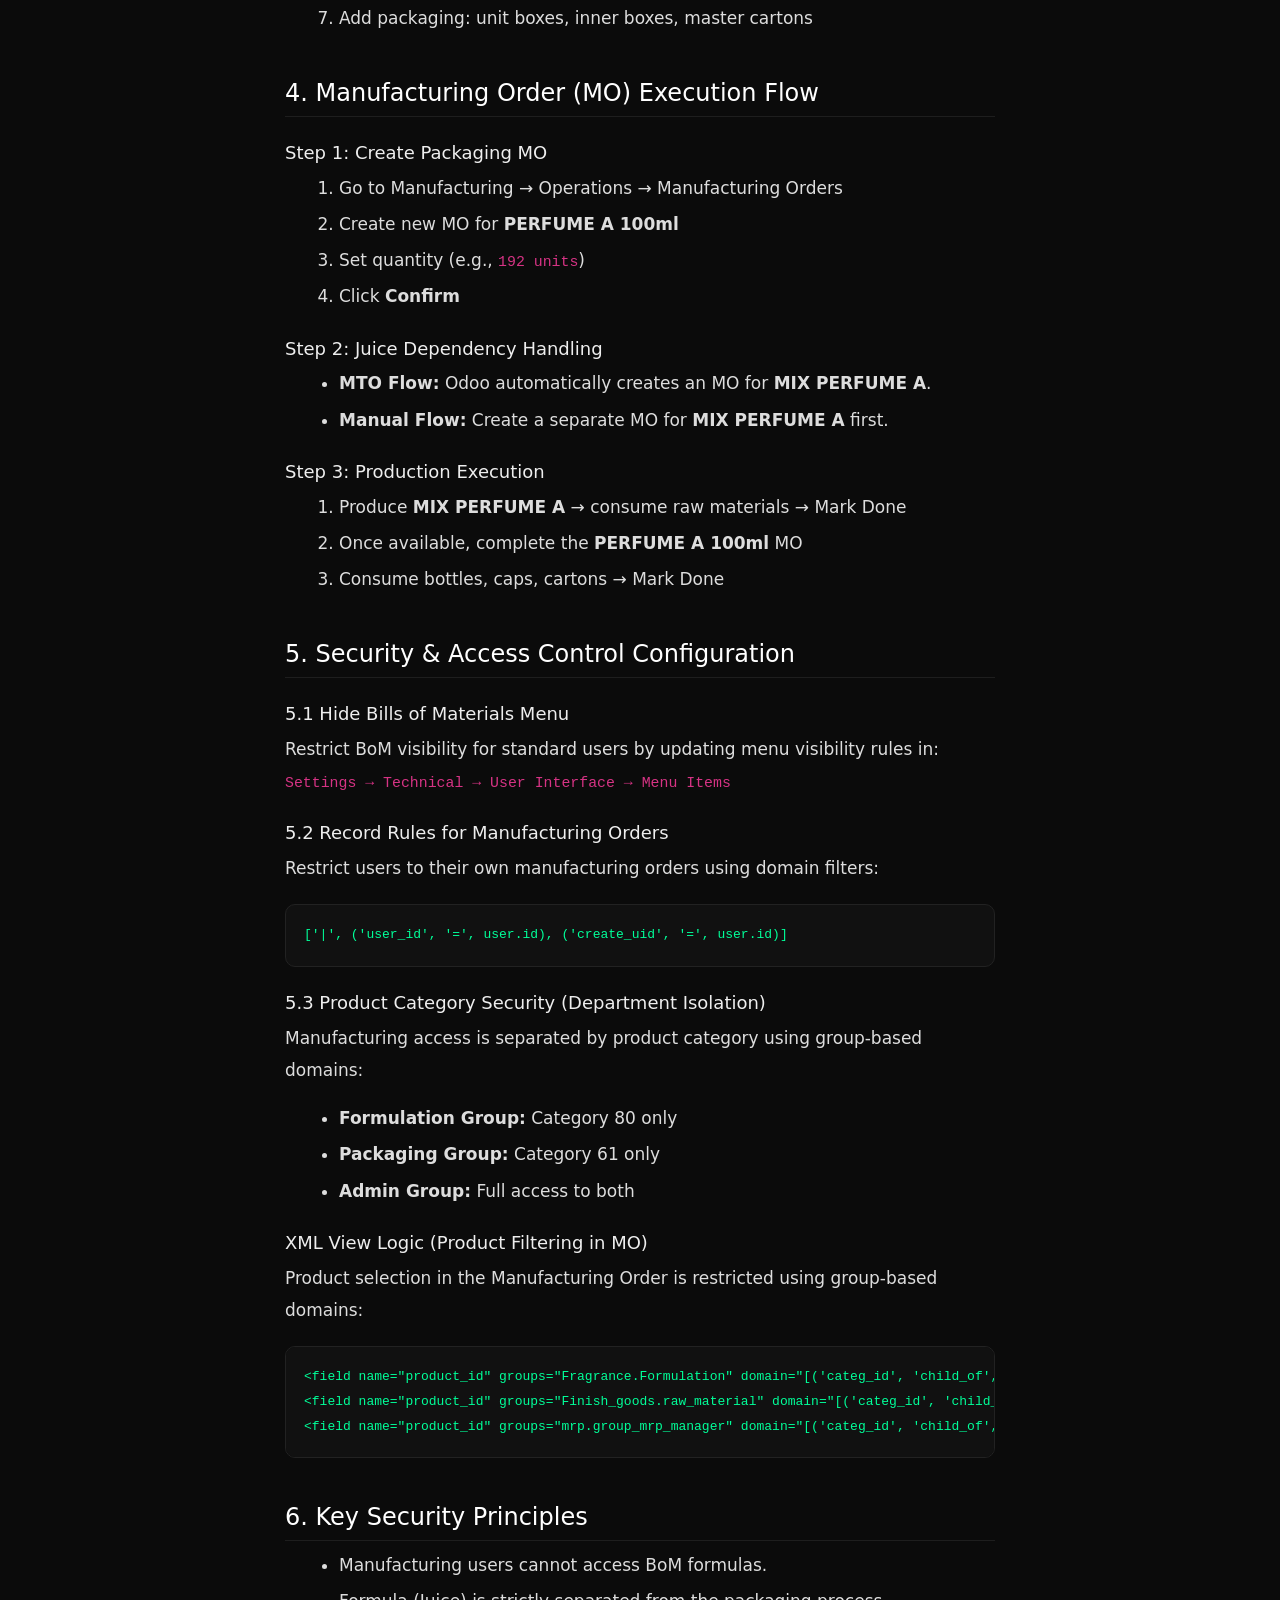
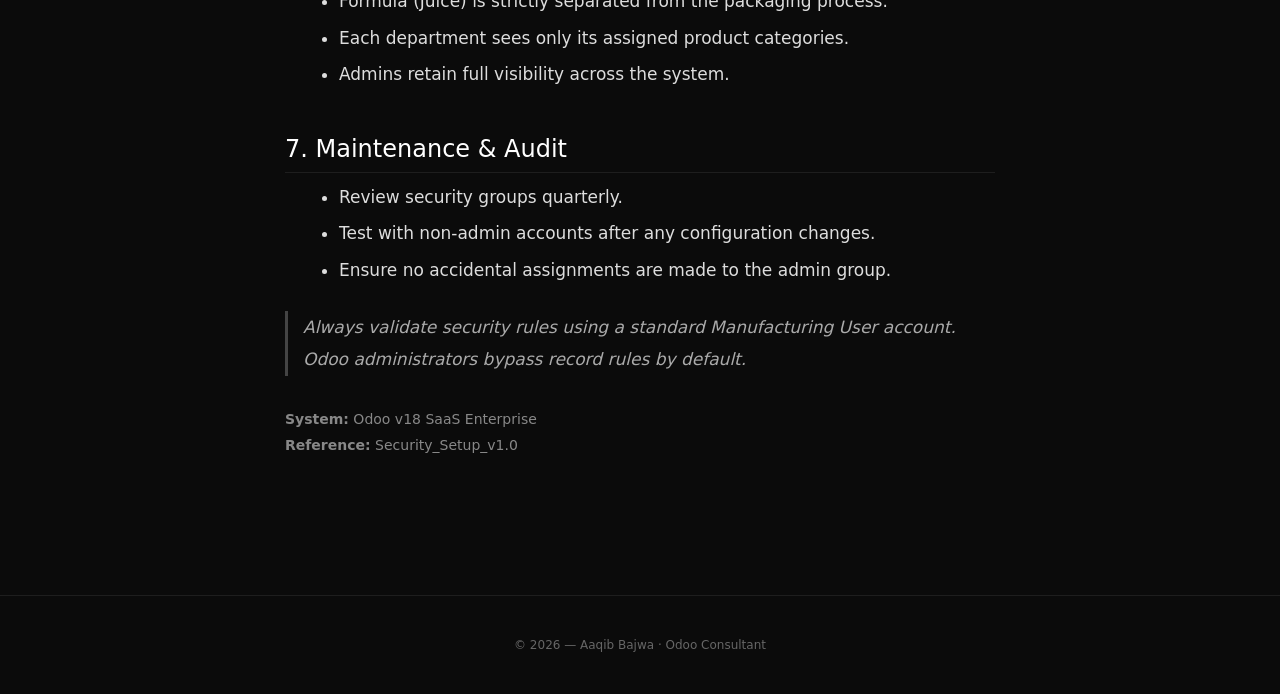
<file: Posts/manufacturing_segregation.html>
<!DOCTYPE html>
<html lang="en">
<head>
<meta charset="UTF-8" />
<title>Two-Stage Perfume Manufacturing Workflow | Odoo v18 SOP</title>
<meta name="description" content="Standardized two-stage perfume manufacturing workflow in Odoo v18 with security configuration, BoM structure, and production segregation." />
<meta name="keywords" content="Odoo manufacturing, perfume production, SOP, ERP workflow, BoM, manufacturing order, security rules Odoo" />
<meta name="author" content="Aaqib Bajwa" />

<meta name="viewport" content="width=device-width, initial-scale=1.0"/>

<meta property="og:title" content="Two-Stage Perfume Manufacturing Workflow (Odoo v18 SOP)" />
<meta property="og:description" content="Complete manufacturing SOP for perfume production including mixing, packaging, and Odoo security configuration." />
<meta property="og:type" content="article" />
<meta property="og:url" content="https://www.aaqibbajwa.com/Blogs/manufacturing_segregation.html" />
<meta property="og:image" content="https://www.aaqibbajwa.com/assets/blog-og.jpg" />

<meta name="twitter:card" content="summary_large_image" />
<meta name="twitter:title" content="Odoo Perfume Manufacturing Workflow SOP" />
<meta name="twitter:description" content="Two-stage manufacturing process with Odoo v18 security rules and BoM structure." />
<meta name="twitter:image" content="https://www.aaqibbajwa.com/assets/blog-og.jpg" />

<link rel="canonical" href="https://www.aaqibbajwa.com/Blogs/manufacturing_segregation.html" />
<title>Blog Post — Aaqib Bajwa</title>

<link href="https://cdn.jsdelivr.net/npm/bootstrap@5.3.2/dist/css/bootstrap.min.css" rel="stylesheet"/>

<style>
body{
  background:#0b0b0b;
  color:#eaeaea;
  font-family:system-ui, sans-serif;
  margin:0;
}

/* NAV */
nav{
  display:flex;
  justify-content:space-between;
  align-items:center;
  padding:18px 30px;
  border-bottom:1px solid #1e1e1e;
  background:#0b0b0b;
  position:sticky;
  top:0;
  z-index:10;
}

nav a{
  color:#aaa;
  text-decoration:none;
  font-size:13px;
}
nav a:hover{color:#fff}

/* CENTER LAYOUT */
.wrapper{
  max-width:750px;
  margin:0 auto;
  padding:60px 20px;
}

/* HEADER */
.category{
  font-size:12px;
  color:#888;
  letter-spacing:2px;
  text-transform:uppercase;
  margin-bottom:10px;
}

h1{
  font-size:38px;
  font-weight:700;
  line-height:1.3;
  margin-bottom:10px;
}

.meta{
  font-size:13px;
  color:#777;
  margin-bottom:35px;
}

/* CONTENT */
.content{
  font-size:17px;
  line-height:1.9;
  color:#ddd;
}

.content p{
  margin-bottom:16px;
}

.content h2{
  margin-top:45px;
  font-size:24px;
  color:#fff;
  border-bottom: 1px solid #1e1e1e;
  padding-bottom: 8px;
}

.content h3{
  margin-top:25px;
  font-size:18px;
  color:#eee;
}

.content ul, .content ol{
  margin-left:22px;
  margin-bottom: 20px;
}

.content li{
  margin-bottom: 4px;
}

/* CODE BLOCK */
pre{
  background:#111;
  padding:18px;
  border-radius:10px;
  border:1px solid #222;
  color:#00ff99;
  overflow:auto;
  font-size:13px;
  margin: 20px 0;
}

/* QUOTE */
blockquote{
  border-left:3px solid #444;
  padding-left:15px;
  color:#aaa;
  font-style:italic;
  margin:25px 0;
}

/* FOOTER */
footer{
  text-align:center;
  padding:40px 20px;
  border-top:1px solid #1e1e1e;
  color:#666;
  font-size:12px;
  margin-top:60px;
}

/* RESPONSIVE */
@media(max-width:768px){
  h1{font-size:28px;}
  .wrapper{padding:40px 16px;}
}
</style>
</head>

<body>

<nav>
  <a href="../index.html">Aaqib Bajwa</a>
  <a href="../blog.html">← Back to Blog</a>
</nav>

<div class="wrapper">

  <div class="category">Odoo · Manufacturing</div>

  <h1>Two-Stage Perfume Manufacturing Workflow with Security Configuration</h1>

  <div class="meta">
    May 30, 2026 · 10 min read · Aaqib Bajwa
  </div>

  <div class="content">

    <p>
      This document defines the standardized two-stage manufacturing workflow in Odoo v18, 
      covering fragrance production, packaging, manufacturing execution, and system-level security controls. 
      The goal is to ensure accurate costing, traceability, and strict formula confidentiality.
    </p>

    <h2>1. Overview of Two-Stage Manufacturing</h2>
    <p>
      The production process is divided into two controlled phases:
    </p>
    <ul>
      <li><strong>Phase 1:</strong> Fragrance Mixing (Bulk “Juice” Production)</li>
      <li><strong>Phase 2:</strong> Packaging & Finished Goods Production</li>
    </ul>
    <p>
      This structure ensures that raw formula ingredients remain isolated from packaging operations and improves inventory accuracy.
    </p>

    <h2>2. Phase One: Fragrance Mixture BoM (The "Juice")</h2>
    <p>
      Example product: <strong>MIX PERFUME A</strong> (Category: Fragrance / All / Mixed)
    </p>

    <h3>Configuration Steps</h3>
    <ol>
      <li>Create Product: <strong>MIX PERFUME A</strong></li>
      <li>Assign Category: <code>Fragrance / All / Mixed</code></li>
      <li>Set Product Type: <code>Storable Product</code></li>
      <li>Set UoM: <code>KG</code> or <code>Liters</code></li>
      <li>Create BoM under Product &rarr; Bill of Materials</li>
      <li>Set BoM Reference: <code>MIXING</code></li>
      <li>Add raw materials: Oils, Alcohol, Fixatives</li>
    </ol>

    <h2>3. Phase Two: Packaging BoM (Finished Goods)</h2>
    <p>
      Example product: <strong>PERFUME A 100ml</strong> (Category: Finished Goods)
    </p>

    <h3>Configuration Steps</h3>
    <ol>
      <li>Select Product: <strong>PERFUME A 100ml</strong></li>
      <li>Set Category: <code>Finished Goods</code></li>
      <li>Set UoM: <code>PCS</code></li>
      <li>Define BoM Quantity (e.g., <code>192 PCS</code> per Master Carton)</li>
      <li>Add mixture component: <strong>MIX PERFUME A</strong> (e.g., <code>19.2 KG</code>)</li>
      <li>Add hardware: bottles, pumps, caps, stickers</li>
      <li>Add packaging: unit boxes, inner boxes, master cartons</li>
    </ol>

    <h2>4. Manufacturing Order (MO) Execution Flow</h2>

    <h3>Step 1: Create Packaging MO</h3>
    <ol>
      <li>Go to Manufacturing &rarr; Operations &rarr; Manufacturing Orders</li>
      <li>Create new MO for <strong>PERFUME A 100ml</strong></li>
      <li>Set quantity (e.g., <code>192 units</code>)</li>
      <li>Click <strong>Confirm</strong></li>
    </ol>

    <h3>Step 2: Juice Dependency Handling</h3>
    <ul>
      <li><strong>MTO Flow:</strong> Odoo automatically creates an MO for <strong>MIX PERFUME A</strong>.</li>
      <li><strong>Manual Flow:</strong> Create a separate MO for <strong>MIX PERFUME A</strong> first.</li>
    </ul>

    <h3>Step 3: Production Execution</h3>
    <ol>
      <li>Produce <strong>MIX PERFUME A</strong> &rarr; consume raw materials &rarr; Mark Done</li>
      <li>Once available, complete the <strong>PERFUME A 100ml</strong> MO</li>
      <li>Consume bottles, caps, cartons &rarr; Mark Done</li>
    </ol>

    <h2>5. Security & Access Control Configuration</h2>

    <h3>5.1 Hide Bills of Materials Menu</h3>
    <p>
      Restrict BoM visibility for standard users by updating menu visibility rules in:<br>
      <code>Settings &rarr; Technical &rarr; User Interface &rarr; Menu Items</code>
    </p>

    <h3>5.2 Record Rules for Manufacturing Orders</h3>
    <p>Restrict users to their own manufacturing orders using domain filters:</p>
    <pre>['|', ('user_id', '=', user.id), ('create_uid', '=', user.id)]</pre>

    <h3>5.3 Product Category Security (Department Isolation)</h3>
    <p>
      Manufacturing access is separated by product category using group-based domains:
    </p>
    <ul>
      <li><strong>Formulation Group:</strong> Category 80 only</li>
      <li><strong>Packaging Group:</strong> Category 61 only</li>
      <li><strong>Admin Group:</strong> Full access to both</li>
    </ul>

    <h3>XML View Logic (Product Filtering in MO)</h3>
    <p>Product selection in the Manufacturing Order is restricted using group-based domains:</p>

<pre>&lt;field name="product_id" groups="Fragrance.Formulation" domain="[('categ_id', 'child_of', 80)]"/&gt;
&lt;field name="product_id" groups="Finish_goods.raw_material" domain="[('categ_id', 'child_of', 61)]"/&gt;
&lt;field name="product_id" groups="mrp.group_mrp_manager" domain="[('categ_id', 'child_of', [61, 80])]"/&gt;</pre>

    <h2>6. Key Security Principles</h2>
    <ul>
      <li>Manufacturing users cannot access BoM formulas.</li>
      <li>Formula (Juice) is strictly separated from the packaging process.</li>
      <li>Each department sees only its assigned product categories.</li>
      <li>Admins retain full visibility across the system.</li>
    </ul>

    <h2>7. Maintenance & Audit</h2>
    <ul>
      <li>Review security groups quarterly.</li>
      <li>Test with non-admin accounts after any configuration changes.</li>
      <li>Ensure no accidental assignments are made to the admin group.</li>
    </ul>

    <blockquote>
      Always validate security rules using a standard Manufacturing User account. Odoo administrators bypass record rules by default.
    </blockquote>
    
    <p style="margin-top: 30px; font-size: 14px; color: #888;">
      <strong>System:</strong> Odoo v18 SaaS Enterprise<br>
      <strong>Reference:</strong> Security_Setup_v1.0
    </p>

  </div>

</div>

<footer>
  © 2026 — Aaqib Bajwa · Odoo Consultant
</footer>

</body>
</html>
</file>
